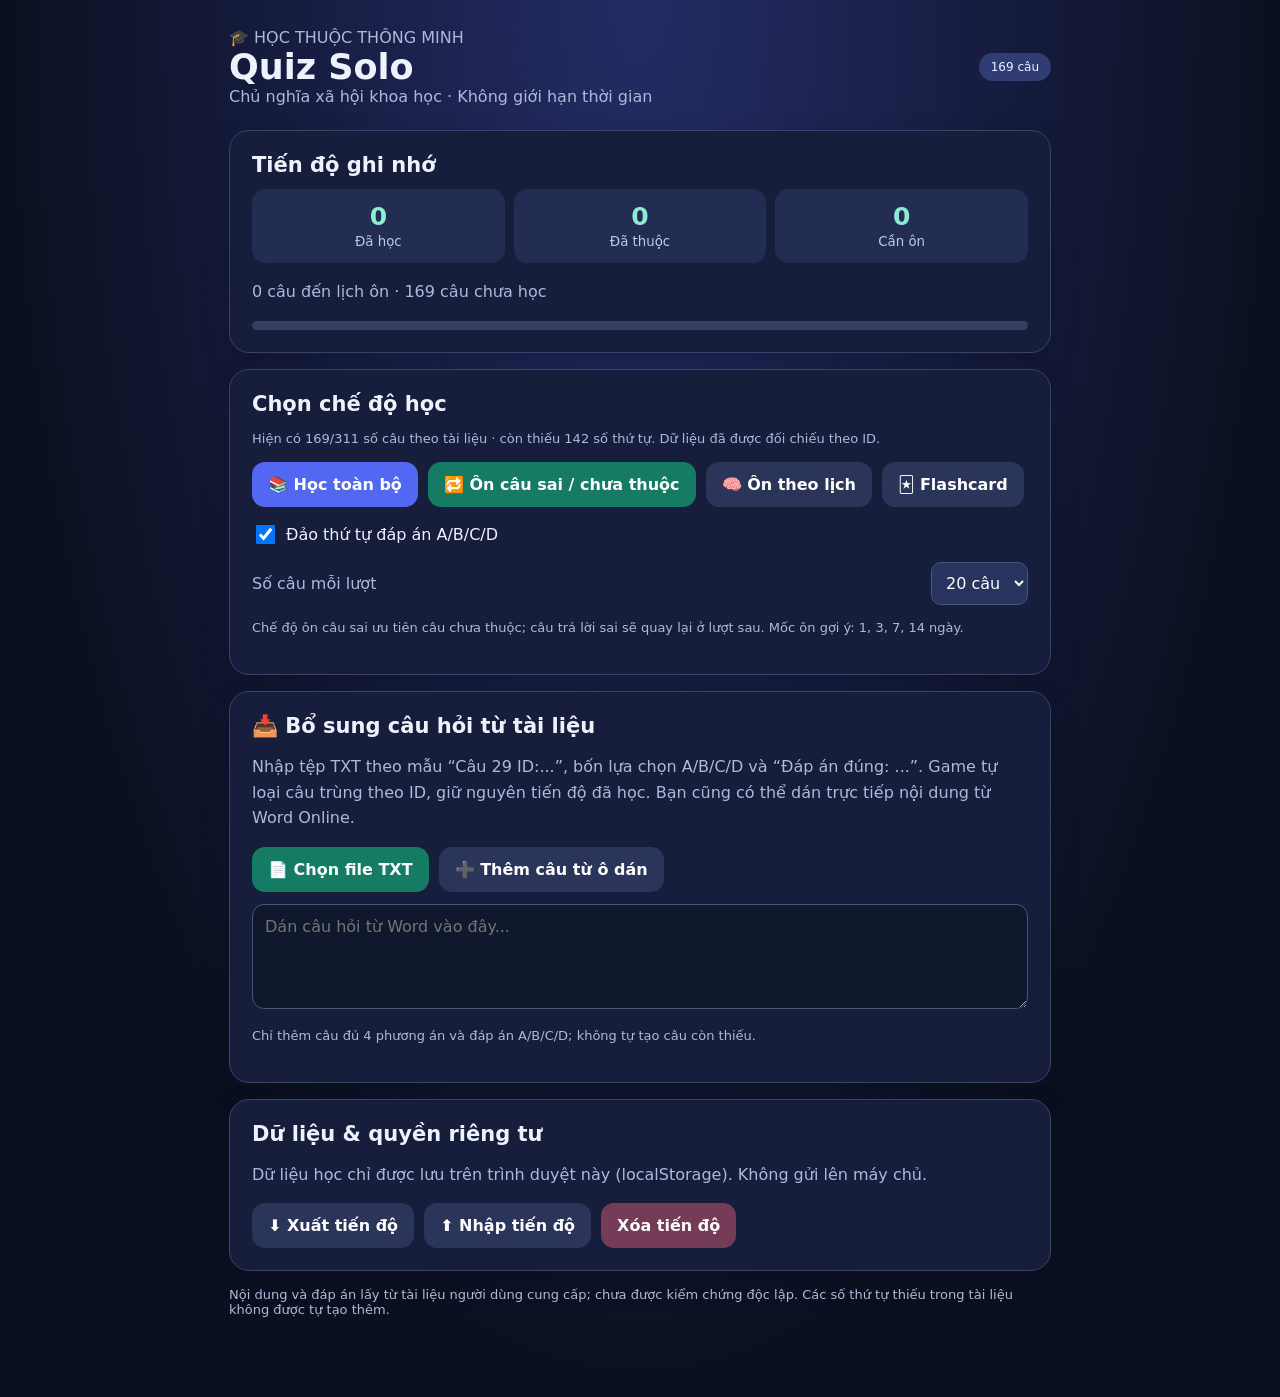
<file: onthi/cnxh.html>
<!doctype html><html lang="vi"><head><meta charset="utf-8"><meta name="viewport" content="width=device-width,initial-scale=1"><title>Quiz Solo – Chủ nghĩa xã hội khoa học</title><style>
:root{font-family:system-ui,-apple-system,'Segoe UI',sans-serif;color:#eef2ff;background:#0b1021}*{box-sizing:border-box}body{margin:0;background:radial-gradient(ellipse at top,#242c65,#0b1021 70%);min-height:100vh}.wrap{max-width:850px;margin:auto;padding:20px 14px 80px}header{display:flex;justify-content:space-between;align-items:center;gap:10px;margin:8px 0 24px}h1{font-size:clamp(23px,5vw,35px);margin:0}h2{margin:0 0 12px;font-size:21px}p{line-height:1.6}.muted{color:#aeb9da}.panel{background:#171e3b;border:1px solid #39436c;border-radius:20px;padding:22px;margin-bottom:16px;box-shadow:0 10px 30px #0002}.pill{background:#303d74;border-radius:99px;padding:7px 12px;font-size:12px}.stats{display:grid;grid-template-columns:repeat(3,1fr);gap:9px}.stat{background:#232d53;border-radius:14px;padding:13px;text-align:center}.stat b{display:block;font-size:25px;color:#8debd0}.stat small{color:#bdc8e7}button,select{font:inherit}button{cursor:pointer;border:0;border-radius:13px;padding:13px 16px;background:#5268f2;color:white;font-weight:700}button:hover{filter:brightness(1.12)}button:disabled{opacity:.5;cursor:default}.secondary{background:#2b355a}.green{background:#157b62}.danger{background:#743c57}.buttons{display:flex;flex-wrap:wrap;gap:10px}.options{display:grid;gap:11px;margin:18px 0}.option{display:flex;text-align:left;align-items:flex-start;gap:12px;background:#263259;border:1px solid #45547d;line-height:1.5;font-weight:500}.option span:first-child{flex:0 0 32px;border-radius:9px;background:#45578f;text-align:center;padding:3px}.option.correct{background:#135443;border-color:#31c998}.option.wrong{background:#622d42;border-color:#e66c89}.answer{padding:15px;background:#263e43;border:1px solid #3b927b;border-radius:13px;line-height:1.6}.bar{height:9px;border-radius:20px;background:#343d62;overflow:hidden}.bar div{height:100%;background:#6bdcc5;transition:width .2s}.top{display:flex;justify-content:space-between;gap:12px;align-items:center;margin-bottom:12px}.flash{min-height:230px;display:flex;flex-direction:column;justify-content:center;text-align:center;background:#252e56;border-radius:16px;padding:24px;cursor:pointer;line-height:1.7}.hidden{display:none!important}.note{font-size:13px;color:#aeb9da}.row{display:flex;align-items:center;justify-content:space-between;gap:10px;flex-wrap:wrap}.switch{display:flex;align-items:center;gap:8px;margin:15px 0}.switch input{width:19px;height:19px}select{background:#29345e;color:white;border:1px solid #485580;padding:10px;border-radius:10px;max-width:100%}@media(max-width:520px){.panel{padding:16px}.stats{gap:5px}.stat{padding:10px 4px}.stat b{font-size:20px}button{padding:12px}.wrap{padding:14px 10px 70px}}
</style></head><body><main class="wrap"><header><div><div class="muted">🎓 HỌC THUỘC THÔNG MINH</div><h1>Quiz Solo</h1><div class="muted">Chủ nghĩa xã hội khoa học · Không giới hạn thời gian</div></div><div class="pill" id="count"></div></header>
<section id="home"><div class="panel"><h2>Tiến độ ghi nhớ</h2><div class="stats"><div class="stat"><b id="seen">0</b><small>Đã học</small></div><div class="stat"><b id="mastered">0</b><small>Đã thuộc</small></div><div class="stat"><b id="weak">0</b><small>Cần ôn</small></div></div><p class="muted" id="due"></p><div class="bar"><div id="progress"></div></div></div><div class="panel"><h2>Chọn chế độ học</h2><p class="note" id="coverage"></p><div class="buttons"><button onclick="start('all')">📚 Học toàn bộ</button><button class="green" onclick="start('weak')">🔁 Ôn câu sai / chưa thuộc</button><button class="secondary" onclick="start('due')">🧠 Ôn theo lịch</button><button class="secondary" onclick="start('flash')">🃏 Flashcard</button></div><label class="switch"><input id="shuffle" type="checkbox" checked> Đảo thứ tự đáp án A/B/C/D</label><div class="row"><label class="muted">Số câu mỗi lượt</label><select id="limit"><option value="0">Tất cả</option><option value="10">10 câu</option><option value="20" selected>20 câu</option><option value="50">50 câu</option></select></div><p class="note">Chế độ ôn câu sai ưu tiên câu chưa thuộc; câu trả lời sai sẽ quay lại ở lượt sau. Mốc ôn gợi ý: 1, 3, 7, 14 ngày.</p></div><div class="panel"><h2>📥 Bổ sung câu hỏi từ tài liệu</h2><p class="muted">Nhập tệp TXT theo mẫu “Câu 29 ID:...”, bốn lựa chọn A/B/C/D và “Đáp án đúng: ...”. Game tự loại câu trùng theo ID, giữ nguyên tiến độ đã học. Bạn cũng có thể dán trực tiếp nội dung từ Word Online.</p><div class="buttons"><button class="green" onclick="$('questionFile').click()">📄 Chọn file TXT</button><button class="secondary" onclick="importQuestionText()">➕ Thêm câu từ ô dán</button></div><input id="questionFile" type="file" accept=".txt,text/plain" class="hidden" onchange="importQuestionFile(event)"><textarea id="questionPaste" placeholder="Dán câu hỏi từ Word vào đây..." style="width:100%;min-height:105px;margin-top:12px;background:#10182e;color:#eef2ff;border:1px solid #46567d;border-radius:12px;padding:12px;font:inherit"></textarea><p class="note" id="importResult">Chỉ thêm câu đủ 4 phương án và đáp án A/B/C/D; không tự tạo câu còn thiếu.</p></div><div class="panel"><h2>Dữ liệu & quyền riêng tư</h2><p class="muted">Dữ liệu học chỉ được lưu trên trình duyệt này (localStorage). Không gửi lên máy chủ.</p><div class="buttons"><button class="secondary" onclick="exportData()">⬇ Xuất tiến độ</button><button class="secondary" onclick="document.getElementById('import').click()">⬆ Nhập tiến độ</button><button class="danger" onclick="resetData()">Xóa tiến độ</button></div><input id="import" type="file" accept=".json,application/json" class="hidden" onchange="importData(event)"></div></section>
<section id="game" class="hidden"><div class="panel"><div class="top"><span id="counter" class="pill"></span><button class="secondary" onclick="goHome()">⌂ Trang chủ</button></div><div class="bar"><div id="gameprogress"></div></div><p class="note" id="qid"></p><h2 id="question"></h2><div id="options" class="options"></div><div id="feedback" class="hidden answer"></div><div class="buttons" id="controls"><button id="next" class="hidden" onclick="next()">Câu tiếp theo →</button><button id="reveal" class="secondary hidden" onclick="reveal()">Lật đáp án</button><button id="remember" class="green hidden" onclick="rate(true)">✓ Đã nhớ</button><button id="forget" class="danger hidden" onclick="rate(false)">✕ Chưa nhớ</button></div></div></section>
<section id="end" class="hidden"><div class="panel"><h2>🎉 Hoàn thành lượt học</h2><p id="summary"></p><div class="buttons"><button onclick="start(lastMode)">Học lượt mới</button><button class="secondary" onclick="start('weak')">Ôn câu chưa thuộc</button><button class="secondary" onclick="goHome()">Trang chủ</button></div></div></section>
<footer class="note">Nội dung và đáp án lấy từ tài liệu người dùng cung cấp; chưa được kiểm chứng độc lập. Các số thứ tự thiếu trong tài liệu không được tự tạo thêm.</footer></main><script>
const QUESTIONS=[{"n":1,"id":"605210894","q":"Chủ nghĩa xã hội khoa học ra đời dựa trên những điều kiện nào?","opts":{"A":"Điều kiện kinh tế - xã hội","B":"Điều kiện văn hóa - con người","C":"Tiền đề khoa học tự nhiên và tư tưởng lý luận","D":"Điều kiện kinh tế - xã hội; Tiền đề khoa học tự nhiên và tư tưởng lý luận"},"a":"D"},{"n":2,"id":"605210895","q":"Hãy điền vào chỗ trống để hoàn thiện câu sau để làm rõ nội dung của cơ sở xây dựng gia đình trong thời kỳ quá độ lên chủ nghĩa xã hội: “Cơ sở kinh tế - xã hội để ........ gia đình trong thời kỳ quá độ lên chủ nghĩa xã hội là sự phát triển của.............”.","opts":{"A":"xây dựng....lực lượng sản xuất","B":"phát triển....nguồn nhân lực","C":"củng cố....quan hệ sản xuất","D":"ổn định....người lao động"},"a":"A"},{"n":3,"id":"605210896","q":"Tiền đề khoa học tự nhiên có tính cách mạng cho sự ra đời của chủ nghĩa xã hội khoa học là:","opts":{"A":"Học thuyết tiến hóa","B":"Định luật bảo toàn và chuyển hóa năng lượng","C":"Học thuyết tế bào","D":"Học thuyết tiến hóa; Định luật bảo toàn và chuyển hóa năng lượng; Học thuyết tế bào"},"a":"D"},{"n":4,"id":"605210897","q":"Tiền đề tư tưởng lý luận cho sự ra đời của chủ nghĩa xã hội khoa học là:","opts":{"A":"Triết học cổ điển Đức","B":"Kinh tế chính trị học cổ điển Anh","C":"Chủ nghĩa xã hội không tưởng phê phán","D":"Triết học cổ điển Đức, Kinh tế chính trị học cổ điển Anh, Chủ nghĩa xã hội không tưởng phê phán"},"a":"D"},{"n":5,"id":"605210898","q":"Tác phẩm Tuyên ngôn của Đảng Cộng sản do C.Mác và Ph.Ăngghen soạn thảo và công bố trước toàn thế giới vào năm nào?","opts":{"A":"Năm 1847","B":"Năm 1848","C":"Năm 1849","D":"Năm 1850"},"a":"B"},{"n":6,"id":"605210899","q":"C.Mác và Ph.Ăngghen phát triển chủ nghĩa xã hội khoa học qua các thời kỳ nào?","opts":{"A":"Thời kỳ từ 1848 đến năm 1852","B":"Thời kỳ từ năm 1848 đến Công xã Pari (1871)","C":"Thời kỳ sau Công xã Pari đến năm 1895","D":"Thời kỳ từ năm 1848 đến Công xã Pari (1871); Thời kỳ sau Công xã Pari đến năm 1895"},"a":"D"},{"n":7,"id":"605210900","q":"Từ khi ra đời (1848) đến nay, chủ nghĩa xã hội khoa học phát triển qua bao nhiêu giai đoạn chủ yếu?","opts":{"A":"2 giai đoạn","B":"3 giai đoạn","C":"4 giai đoạn","D":"5 giai đoạn"},"a":"B"},{"n":8,"id":"605210901","q":"V.I.Lênin vận dụng và phát triển chủ nghĩa xã hội khoa học trong điều kiện mới ở thời kỳ nào?","opts":{"A":"Thời kỳ trước cách mạng Tháng Mười Nga","B":"Thời kỳ từ sau Cách mạng Tháng 10 Nga (1917) đến năm 1924","C":"Thời kỳ từ sau Cách mạng Tháng 10 Nga (1917) đến năm 1921","D":"Thời kỳ trước cách mạng Tháng Mười Nga; Thời kỳ từ sau cách mạng Tháng Mười Nga (1917) đến năm 1924"},"a":"D"},{"n":9,"id":"605210902","q":"Theo V.I.Lê nin, tác phẩm nào của C.Mác là tác phẩm: trình bày chủ yếu và cơ bản chủ nghĩa xã hội khoa học?","opts":{"A":"Phê phán Cương lĩnh Gôta","B":"Tuyên ngôn của Đảng Cộng sản","C":"Bộ Tư bản","D":"Hệ Tư tưởng Đức"},"a":"C"},{"n":10,"id":"605210903","q":"Ba phát kiến vĩ đại của C.Mác và Ph.Ăngghen là:","opts":{"A":"Chủ nghĩa duy vật biện chứng; Học thuyết về giá trị thặng dư; Học thuyết về sứ mệnh lịch sử toàn thế giới của giai cấp công nhân","B":"Chủ nghĩa duy vật lịch sử; Học thuyết về giá trị thặng dư; Học thuyết về sứ mệnh lịch sử toàn thế giới của giai cấp công nhân","C":"Học thuyết về giá trị thặng dư; Học thuyết về sứ mệnh lịch sử toàn thế giới của giai cấp công nhân; Thời kỳ quá độ lên chủ nghĩa xã hội","D":"Chủ nghĩa duy vật lịch sử; Học thuyết về giá trị thặng dư; Quan điểm của chủ nghĩa Mác về mối quan hệ giữa dân tộc và giai cấp"},"a":"B"},{"n":11,"id":"605210904","q":"Tác phẩm kinh điển nào của C.Mác và Ăngghen đánh dấu sự ra đời của chủ nghĩa xã hội khoa học?","opts":{"A":"Tuyên ngôn của Đảng Cộng sản","B":"Bộ Tư bản","C":"Đấu tranh giai cấp ở Pháp","D":"Phê phán Cương lĩnh Gôta"},"a":"A"},{"n":12,"id":"605210905","q":"Hãy hoàn thành câu sau làm rõ nội dung về chế độ hôn nhân: “Hôn nhân ............ là hôn nhân xuất phát từ ..........giữa nam và nữ”.","opts":{"A":"tiên tiến....tình cảm","B":"tiến bộ....tình yêu","C":"lành mạnh....tình cảm","D":"hiện đại....tình yêu"},"a":"B"},{"n":13,"id":"605210906","q":"Phong trào cộng sản và công nhân quốc tế coi tác phẩm Tuyên ngôn của Đảng Cộng sản là:","opts":{"A":"Cương lĩnh chính trị","B":"Tuyên ngôn chính trị","C":"Cương lĩnh đấu tranh","D":"Tuyên ngôn đấu tranh"},"a":"A"},{"n":14,"id":"605210907","q":"Phạm trù nào được coi là cơ bản nhất, là xuất phát điểm của chủ nghĩa xã hội khoa học?","opts":{"A":"Giai cấp công nhân","B":"Sứ mệnh lịch sử của giai cấp công nhân","C":"Chuyên chính vô sản","D":"Xã hội chủ nghĩa"},"a":"B"},{"n":15,"id":"605210908","q":"Theo V.I.Lê nin, chuyên chính vô sản là gì?","opts":{"A":"Là một hình thức chính quyền mới","B":"Là một hình thức dân chủ mới","C":"Là một hình thức quyền lực mới","D":"Là một hình thức nhà nước mới"},"a":"D"},{"n":16,"id":"605210909","q":"Hãy hoàn thành câu sau làm rõ chức năng về sự biến đổi của chức năng kinh tế và tổ chức tiêu dùng: “Sự phát triển của kinh tế ............ và nguồn thu nhập bằng tiền của gia đình tăng lên làm cho gia đình trở thành một đơn vị ............ quan trọng của xã hội”.","opts":{"A":"thị trường....kinh tế","B":"hàng hóa....kinh tế","C":"xã hội chủ nghĩa....tiêu dùng","D":"hàng hóa....tiêu dùng"},"a":"D"},{"n":17,"id":"605210910","q":"Công lao của V.I.Lênin là gì?","opts":{"A":"Xây dựng chủ nghĩa xã hội hiện thực, được đánh dấu bằng sự ra đời của Nhà nước xã hội chủ nghĩa đầu tiên trên thế giới - Nhà nước Xô Viết năm 1917","B":"Xây dựng chủ nghĩa xã hội trong thực tế, được đánh dấu bằng sự ra đời của Nhà nước vô sản đầu tiên trên thế giới - Nhà nước Xô Viết năm 1917","C":"Xây dựng chủ nghĩa xã hội trong thực tiễn, được đánh dấu bằng sự ra đời của Nhà nước chuyên chính vô sản đầu tiên trên thế giới - Nhà nước Xô Viết năm 1917","D":"Xây dựng chủ nghĩa xã hội trong thực tại, được đánh dấu bằng sự ra đời của Nhà nước dân chủ xã hội chủ nghĩa đầu tiên trên thế giới - Nhà nước Xô Viết năm 1917"},"a":"A"},{"n":18,"id":"605210911","q":"Hãy chọn đáp án đúng làm rõ quan điểm của V.I.Lênin về thời kỳ quá độ lên chủ nghĩa xã hội ở nước Nga sau cách mạng Tháng Mười:","opts":{"A":"Cần có những khoảng quá độ nhỏ trong thời kỳ quá độ nói chung lên chủ nghĩa xã hội","B":"Cần có những giai đoạn quá độ nhỏ trong thời kỳ quá độ nói chung lên chủ nghĩa xã hội","C":"Cần có những thời kỳ quá độ nhỏ trong thời kỳ quá độ nói chung lên chủ nghĩa xã hội","D":"Cần có những bước quá độ nhỏ trong thời kỳ quá độ nói chung lên chủ nghĩa xã hội"},"a":"D"},{"n":19,"id":"605210912","q":"Chọn từ thích hợp điền vào chỗ trống để hoàn thành câu sau: “Gia đình là ………, mang lại các giá trị ………, sự hài hòa trong đời sống cá nhân của mỗi thành viên”.","opts":{"A":"tế bào xã hội…vật chất","B":"thiết chế xã hội…tinh thần","C":"tổ ấm…hạnh phúc","D":"đơn vị xã hội….xã hội"},"a":"C"},{"n":20,"id":"605210913","q":"Phương pháp nghiên cứu có tính đặc thù của chủ nghĩa xã hội là:","opts":{"A":"Phương pháp kết hợp lịch sử và logic","B":"Phương pháp khảo sát và phân tích về mặt chính trị - xã hội dựa trên các điều kiện kinh tế - xã hội cụ thể","C":"Phương pháp so sánh","D":"Các phương pháp có tính liên ngành"},"a":"B"},{"n":21,"id":"605210914","q":"Việc nghiên cứu chủ nghĩa xã hội khoa học có ý nghĩa gì?:","opts":{"A":"Ý nghĩa về mặt lý luận","B":"Ý nghĩa về mặt thực tiễn","C":"Ý nghĩa về mặt khoa học","D":"Ý nghĩa về mặt lý luận; Ý nghĩa về mặt thực tiễn"},"a":"D"},{"n":22,"id":"605210915","q":"Các nhà kinh điển của chủ nghĩa Mác - Lênin coi chủ nghĩa xã hội khoa học là gì của giai cấp công nhân hiện đại?","opts":{"A":"Vũ khí lý luận","B":"Công cụ lý luận","C":"Cơ sở lý luận","D":"Nền tảng lý luận"},"a":"A"},{"n":23,"id":"605210916","q":"Hãy chọn đáp án đúng về ý nghĩa của chủ nghĩa xã hội khoa học:","opts":{"A":"Chủ nghĩa xã hội khoa học góp phần quan trọng trong việc giáo dục niềm tin cách mạng cho nhân dân vào mục tiêu, lý tưởng xã hội chủ nghĩa và con đường đi lên chủ nghĩa xã hội","B":"Chủ nghĩa xã hội khoa học góp phần quan trọng trong việc giáo dục niềm tin lý tưởng cho nhân dân vào mục tiêu, lý tưởng xã hội chủ nghĩa và con đường đi lên chủ nghĩa xã hội","C":"Chủ nghĩa xã hội khoa học góp phần quan trọng trong việc giáo dục niềm tin khoa học cho nhân dân vào mục tiêu, lý tưởng xã hội chủ nghĩa và con đường đi lên chủ nghĩa xã hội","D":"Chủ nghĩa xã hội khoa học góp phần quan trọng trong việc giáo dục niềm tin tất thắng cho nhân dân vào mục tiêu, lý tưởng xã hội chủ nghĩa và con đường đi lên chủ nghĩa xã hội"},"a":"C"},{"n":24,"id":"605210917","q":"Hãy điền vào chỗ trống: Phát kiến vĩ đại thứ nhất C.Mác và Ph.Ăng ghen: “là sự khẳng định về mặt triết học sự .............. của chủ nghĩa tư bản và sự ............. của chủ nghĩa xã hội đều tất yếu như nhau”.","opts":{"A":"sụp đổ.....thắng lợi","B":"tan vỡ.....chiến thắng","C":"sụp đổ.....thành công","D":"thất bại.....chiến thắng"},"a":"A"},{"n":25,"id":"605210918","q":"Chọn từ thích hợp điền vào chỗ trống để hoàn thành câu sau: “Tuyên ngôn của Đảng Cộng sản là tác phẩm....................của chủ nghĩa xã hội khoa học”","opts":{"A":"kinh điển quan trọng","B":"kinh điển cơ bản","C":"kinh điển tiêu biểu","D":"kinh điển chủ yếu"},"a":"D"},{"n":26,"id":"605210919","q":"Chọn từ thích hợp điền vào chỗ trống để hoàn thành câu sau: “Những người cộng sản phải tiến hành ..................... nhưng phải có chiến lược, sách lược khôn khéo và kiên quyết”.","opts":{"A":"cách mạng liên tục","B":"cách mạng liên tiếp","C":"cách mạng không ngừng","D":"cách mạng không dừng"},"a":"C"},{"n":27,"id":"605210920","q":"Chọn từ thích hợp điền vào chỗ trống để hoàn thành câu sau làm rõ quan điểm của V.I.Lênin về chế độ dân chủ: “Chỉ có …………….., không có dân chủ thuần túy hay dân chủ nói chung”.","opts":{"A":"dân chủ tư sản hoặc dân chủ xã hội chủ nghĩa","B":"dân chủ tư bản hoặc dân chủ vô sản","C":"dân chủ tư sản hoặc dân chủ vô sản","D":"dân chủ tư sản hoặc dân chủ cộng sản"},"a":"C"},{"n":28,"id":"605210921","q":"Chọn từ thích hợp điền vào trống để làm rõ quan điểm của Ph.Ăngghen về nhiệm vụ của chủ nghĩa xã hội khoa học: “Thực hiện sự nghiệp giải phóng thế giới ấy - đó là sứ mệnh lịch sử của .................”.","opts":{"A":"giai cấp vô sản hiện đại","B":"giai cấp công nhân","C":"giai cấp công nhân hiện đại","D":"giai cấp vô sản"},"a":"A"},{"n":34,"id":"605210927","q":"Công nhân nước nào được C.Mác và Ph.Ăngghen coi là đứa con đầu lòng của nền công nghiệp hiện đại?","opts":{"A":"Công nhân Anh","B":"Công nhân Pháp","C":"Công nhân Đức","D":"Công nhân Nga"},"a":"A"},{"n":35,"id":"605210928","q":"Theo các nhà kinh điển của chủ nghĩa Mác - Lê nin, giai cấp công nhân có mấy đặc điểm chủ yếu?","opts":{"A":"3 đặc điểm","B":"4 đặc điểm","C":"5 đặc điểm","D":"6 đặc điểm"},"a":"A"},{"n":36,"id":"605210929","q":"Câu nói: “Thực hiện sự nghiệp giải phóng thế giới ấy - đó là sứ mệnh lịch sử của giai cấp vô sản hiện đại” là của ai?","opts":{"A":"Các Mác","B":"Ph. Ăngghen","C":"Lênin","D":"Hồ Chí Minh"},"a":"A"},{"n":37,"id":"605210930","q":"Sứ mệnh lịch sử của giai cấp công nhân được thực hiện trên mấy nội dung?","opts":{"A":"2 nội dung","B":"3 nội dung","C":"4 nội dung","D":"5 nội dung"},"a":"B"},{"n":38,"id":"605210931","q":"Giải quyết mâu thuẫn cơ bản về kinh tế và chính trị trong lòng phương thức sản xuất tư bản chủ nghĩa chính là sứ mệnh lịch sử của giai cấp:","opts":{"A":"Nông dân","B":"Công nhân","C":"Tư sản","D":"Tiểu tư sản"},"a":"B"},{"n":39,"id":"605210932","q":"Mục tiêu cao nhất của việc giai cấp công nhân giành lấy quyền lực thống trị xã hội là:","opts":{"A":"Giải phóng con người","B":"Giải phóng xã hội","C":"Mang lại quyền lợi cho giai cấp công nhân","D":"Mang lại quyền lợi cho giai cấp công nhân và giai cấp nông dân"},"a":"A"},{"n":40,"id":"605210933","q":"Điều kiện quy định sứ mệnh lịch sử của giai cấp công nhân gồm:","opts":{"A":"Điều kiện khách quan","B":"Điều kiện chủ quan","C":"Điều kiện khách quan; Điều kiện chủ quan","D":"Tất cả các đáp án đều sai"},"a":"C"},{"n":41,"id":"605210934","q":"Điều kiện khách quan quy định sứ mệnh lịch sử của giai cấp công nhân gồm:","opts":{"A":"Địa vị kinh tế","B":"Địa vị kinh tế và chính trị - xã hội","C":"Địa vị chính trị","D":"Địa vị xã hội"},"a":"B"},{"n":42,"id":"605210935","q":"Theo các nhà kinh điển của chủ nghĩa Mác - Lênin, đảng nào là nhân tố chủ quan quan trọng nhất để giai cấp công nhân thực hiện thắng lợi sứ mệnh lịch sử của mình?","opts":{"A":"Đảng vô sản","B":"Đảng Cộng sản","C":"Đảng Dân chủ","D":"Đảng Xã hội"},"a":"B"},{"n":44,"id":"605210937","q":"Định nghĩa đúng nhất về giai cấp công nhân là gì?","opts":{"A":"Là giai cấp bị áp bức bóc lột nặng nề nhất","B":"Là giai cấp đông đảo trong dân cư và có khả năng cách mạng to lớn","C":"Là giai cấp lao động trong nền sản xuất công nghiệp có trình độ kỹ thuật và công nghệ hiện đại","D":"Là giai cấp ra đời gắn liền với nền sản xuất nông nghiệp của xã hội"},"a":"C"},{"n":45,"id":"605210938","q":"Giai cấp công nhân Việt Nam ra đời:","opts":{"A":"Cùng với sự ra đời của tư sản dân tộc","B":"Trước sự ra đời của tư sản dân tộc","C":"Sau sự ra đời của tư sản dân tộc","D":"Sau cách mạng tháng Tám năm 1945"},"a":"B"},{"n":46,"id":"605210939","q":"Đảng Cộng sản ra đời là kết quả của sự kết hợp giữa:","opts":{"A":"Chủ nghĩa Mác - Lênin với phong trào công nhân","B":"Chủ nghĩa Mác - Lênin với phong trào yêu nước","C":"Phong trào công nhân với phong trào yêu nước","D":"Chủ nghĩa Mác - Lênin với phong trào công nhân và phong trào yêu nước"},"a":"A"},{"n":47,"id":"605210940","q":"Giai cấp công nhân Việt Nam ra đời và phát triển gắn liền với:","opts":{"A":"Triều đình phong kiến nhà Nguyễn","B":"Chính sách khai thác thuộc địa của thực dân Pháp ở Việt Nam","C":"Chính sách khai thác thuộc địa của đế quốc Mỹ","D":"Tất cả các đáp án đều sai"},"a":"B"},{"n":48,"id":"605210941","q":"Giai cấp công nhân xét trên phương diện kinh tế - xã hội, họ là những người:","opts":{"A":"Là những người lao động trực tiếp hay gián tiếp vận hành những công cụ sản xuất có tính chất công nghiệp ngày càng hiện đại, có trình độ xã hội hóa ngày càng cao","B":"Là giai cấp của những người lao động không có tư liệu sản xuất chủ yếu của xã hội","C":"Họ buộc phải bán sức lao động cho nhà tư bản và bị chủ tư bản bóc lột giá trị thặng dư","D":"Tất cả các đáp án đều đúng"},"a":"A"},{"n":49,"id":"605210942","q":"Giai cấp công nhân xét trên phương diện chính trị - xã hội, họ là những người:","opts":{"A":"Tạo ra năng suất lao động cao, quá trình lao động mang tính chất xã hội hóa","B":"Là đại biểu cho lực lượng sản xuất tiên tiến, cho phương thức sản xuất tiên tiến","C":"Là một giai cấp cách mạng và có tinh thần cách mạng triệt để","D":"Là giai cấp của những người lao động không có sở hữu tư liệu sản xuất chủ yếu của xã hội. Họ phải bán sức lao động cho nhà tư bản và bị chủ tư bản bóc lột và chiếm đoạt giá trị thặng dư"},"a":"D"},{"n":50,"id":"605210943","q":"Mâu thuẫn cơ bản của phương thức sản xuất tư bản chủ nghĩa là gì?","opts":{"A":"Mâu thuẫn giữa lực lượng sản xuất xã hội hóa ngày càng rộng lớn với quan hệ sản xuất chủ nghĩa tư bản dựa trên chế độ tư hữu tư bản chủ nghĩa về tư liệu sản xuất","B":"Mâu thuẫn giữa lực lượng sản xuất xã hội hóa ngày càng rộng lớn với quan hệ sản xuất tư bản chủ nghĩa dựa trên chế độ tư hữu tư bản chủ nghĩa về tư liệu sản xuất","C":"Mâu thuẫn giữa lực lượng sản xuất xã hội hóa ngày càng rộng lớn với quan hệ sản xuất tư bản chủ nghĩa dựa trên chế độ tư hữu tư bản chủ tư nhân về tư liệu sản xuất","D":"Mâu thuẫn giữa lực lượng sản xuất phát triển ngày càng rộng lớn với quan hệ sản xuất tư bản chủ nghĩa dựa trên chế độ tư hữu tư bản chủ tư nhân về tư liệu sản xuất"},"a":"B"},{"n":51,"id":"605210944","q":"Ở các nước xã hội chủ nghĩa, giai cấp công nhân là những người:","opts":{"A":"Không có tư liệu sản xuất chủ yếu","B":"Đã cùng nhân dân lao động làm chủ những tư liệu sản xuất chủ yếu và cùng nhau hợp tác lao động vì lợi ích chung của toàn xã hội trong đó có lợi ích chính đáng của bản thân họ","C":"Phải đi bán sức lao động cho giai cấp tư sản","D":"Không có tư liệu sản xuất chủ yếu và buộc phải đi bán sức lao động cho giai cấp tư sản"},"a":"B"},{"n":52,"id":"605210945","q":"Nội dung sứ mệnh lịch sử của giai cấp công nhân là:","opts":{"A":"Lãnh đạo và tổ chức nhân dân lao động xóa bỏ chế độ tư bản chủ nghĩa","B":"Xoá bỏ mọi chế độ áp bức, bóc lột và xây dựng xã hội mới - xã hội tư bản chủ nghĩa","C":"Xây dựng xã hội xã hội chủ nghĩa, không có người bóc lột người trên cơ sở công hữu về tư liệu sản xuất chủ yếu","D":"Lãnh đạo và tổ chức nhân dân lao động xóa bỏ các chế độ người bóc lột người, xóa bỏ chủ nghĩa tư bản, giải phóng giai cấp công nhân, nhân dân lao động khỏi mọi sự áp bức, bóc lột, nghèo nàn, lạc hậu, xây dựng xã hội cộng sản chủ nghĩa văn minh"},"a":"D"},{"n":53,"id":"605210946","q":"Chọn từ thích hợp điền vào chỗ trống trong câu sau: “Gia đình là một........ cộng đồng xã hội .............”.","opts":{"A":"hình thái....quan trọng","B":"hình thức....đặc biệt","C":"dạng thức.....đặc thù","D":"hình thể....đặc trưng"},"a":"B"},{"n":54,"id":"605210947","q":"Hãy điền vào chỗ trống để hoàn thành câu sau: “........ hình thành gia đình là hai mối quan hệ cơ bản .....................”.","opts":{"A":"Cơ sở....quan hệ hôn nhân và quan hệ huyết thống","B":"Nền tảng....quan hệ hôn nhân và quan hệ xã hội","C":"Nguồn gốc....quan hệ hôn nhân và quan hệ công chúng","D":"Cơ sở.....quan hệ hôn nhân và quan hệ cộng đồng"},"a":"A"},{"n":55,"id":"605210948","q":"Thực hiện sứ mệnh lịch sử của giai cấp công nhân là sự nghiệp cách mạng của:","opts":{"A":"Bản thân giai cấp công nhân cùng với đông đảo quần chúng","B":"Bản thân giai cấp công nhân","C":"Đông đảo quần chúng","D":"Giai cấp tư sản"},"a":"A"},{"n":56,"id":"605210949","q":"Giai cấp công nhân ở trình độ trưởng thành trong cuộc đấu tranh giai cấp chống chủ nghĩa tư bản là:","opts":{"A":"Tự phát","B":"Tự giác","C":"Đấu tranh chính trị, có Đảng Cộng sản lãnh đạo","D":"Tất cả các đáp án đều sai"},"a":"C"},{"n":57,"id":"605210950","q":"Hãy điền vào chỗ trống trong câu sau: “Gia đình là một cộng đồng người đặc biệt, có vai trò ..........đến tồn tại và phát triển của .........”.","opts":{"A":"quan trọng...đất nước","B":"quyết định...xã hội","C":"chi phối...xã hội","D":"chủ yếu...xã hội"},"a":"B"},{"n":58,"id":"605210951","q":"Đảng Cộng sản Việt Nam ra đời là sự kết hợp của:","opts":{"A":"Phong trào công nhân","B":"Chủ nghĩa Mác – Lênin","C":"Phong trào yêu nước","D":"Phong trào công nhân; Chủ nghĩa Mác - Lênin; Phong trào yêu nước"},"a":"D"},{"n":59,"id":"605210952","q":"Chọn từ thích hợp điền vào chỗ trống để hoàn thành câu sau: “Gia đình là ..........của xã hội”.","opts":{"A":"nền tảng","B":"cơ sở","C":"tế bào","D":"đơn vị"},"a":"C"},{"n":60,"id":"605210953","q":"Biện pháp ngăn chặn những cá nhân lợi dụng quyền tự do kết hôn, tự do ly hôn để thỏa mãn những nhu cầu không chính đáng, để bảo vệ hạnh phúc của cá nhân và gia đình là:","opts":{"A":"Thực hiện thủ tục pháp luật trong hôn nhân là thể hiện sự tôn trọng trong tình yêu, trách nhiệm giữa nam và nữ, trách nhiệm của cá nhân với gia đình và xã hội và ngược lại","B":"Thực hiện thủ tục luật pháp trong hôn nhân là thể hiện sự tôn trọng trong tình yêu, trách nhiệm giữa nam và nữ, trách nhiệm của cá nhân với gia đình và xã hội và ngược lại","C":"Thực hiện thủ tục pháp lý trong hôn nhân là thể hiện sự tôn trọng trong tình yêu, trách nhiệm giữa nam và nữ, trách nhiệm của cá nhân với gia đình và xã hội và ngược lại","D":"Thực hiện thủ tục hành chính trong hôn nhân là thể hiện sự tôn trọng trong tình yêu, trách nhiệm giữa nam và nữ, trách nhiệm của cá nhân với gia đình và xã hội và ngược lại"},"a":"C"},{"n":61,"id":"605210954","q":"Thực hiện sứ mệnh lịch sử của giai cấp công nhân trên thế giới hiện nay về nội dung kinh tế - xã hội là điều kiện để phát huy vai trò chủ thể của giai cấp công nhân trong cuộc đấu tranh vì:","opts":{"A":"Dân sinh","B":"Dân chủ","C":"Tiến bộ xã hội và chủ nghĩa xã hội","D":"Dân sinh, dân chủ, tiến bộ xã hội và chủ nghĩa xã hội"},"a":"D"},{"n":62,"id":"605210955","q":"Cơ sở văn hóa của gia đình trong thời kỳ quá độ lên chủ nghĩa xã hội là:","opts":{"A":"Những thành tựu văn hóa được xây dựng trên nền tảng hệ tư tưởng chính trị của giai cấp công nhân từng bước hình thành và dần dần giữ vai trò chi phối nền tảng văn hóa, tinh thần của xã hội...","B":"Những tinh hoa văn hóa được xây dựng trên nền tảng hệ tư tưởng chính trị của giai cấp công nhân từng bước hình thành và dần dần giữ vai trò chi phối nền tảng văn hóa, tinh thần của xã hội...","C":"Những giá trị văn hóa được xây dựng trên nền tảng hệ tư tưởng chính trị của giai cấp công nhân từng bước hình thành và dần dần giữ vai trò chi phối nền tảng văn hóa, tinh thần của xã hội...","D":"Những thành quả văn hóa được xây dựng trên nền tảng hệ tư tưởng chính trị của giai cấp công nhân từng bước hình thành và dần dần giữ vai trò chi phối nền tảng văn hóa, tinh thần của xã hội..."},"a":"C"},{"n":63,"id":"605210956","q":"Theo quan điểm của chủ nghĩa Mác - Lênin, chế độ hôn nhân tiến bộ là:","opts":{"A":"Hôn nhân tự nguyện","B":"Hôn nhân tình nguyện","C":"Bao hàm cả quyền tự do ly hôn","D":"Hôn nhân tự nguyện; Bao hàm cả quyền tự do ly hôn"},"a":"D"},{"n":64,"id":"605210957","q":"Thực hiện sứ mệnh lịch sử của giai cấp công nhân trong điều kiện thế giới ngày nay trên lĩnh vực văn hóa, tư tưởng trước hết là:","opts":{"A":"Cuộc đấu tranh ý thức hệ, là cuộc đấu tranh giữa chủ nghĩa xã hội với chủ nghĩa tư bản","B":"Cuộc đấu tranh giữa lực lượng sản xuất và quan hệ sản xuất","C":"Cuộc đấu tranh giữa cơ sở hạ tầng và kiến trúc thượng tầng","D":"Cuộc đấu tranh tư tưởng, là cuộc đấu tranh giữa tư tưởng xã hội chủ nghĩa với tư tưởng tư bản chủ nghĩa"},"a":"A"},{"n":65,"id":"605210958","q":"Hệ giá trị mới mà giai cấp công nhân cần phải tập trung xây dựng trên lĩnh vực văn hóa, tư tưởng để thực hiện sứ mệnh lịch sử của mình là gì?","opts":{"A":"Lao động; công bằng; bình đẳng, tự do và dân chủ","B":"Lao động; sáng tạo; công bằng; dân chủ; bình đẳng và tự do","C":"Lao động; công bằng; bình đẳng, tự do và hạnh phúc","D":"Lao động; bình đẳng; công bằng; tự do và dân chủ"},"a":"B"},{"n":66,"id":"605210959","q":"Cơ sở chính trị - xã hội để xây dựng giai đình trong thời kỳ quá độ lên chủ nghĩa xã hội là:","opts":{"A":"Việc xây dựng chính quyền nhà nước của giai cấp công nhân và nhân dân lao động, nhà nước xã hội chủ nghĩa","B":"Việc thiết lập chính quyền nhà nước của giai cấp công nhân và nhân dân lao động, nhà nước xã hội chủ nghĩa","C":"Việc củng cố chính quyền nhà nước của giai cấp công nhân và nhân dân lao động, nhà nước xã hội chủ nghĩa","D":"Việc hình thành chính quyền nhà nước của giai cấp công nhân và nhân dân lao động, nhà nước xã hội chủ nghĩa"},"a":"B"},{"n":67,"id":"605210960","q":"Giai cấp công nhân Việt Nam hiện nay có những biến đổi chủ yếu nào sau đây?","opts":{"A":"Cơ cấu xã hội - nghề nghiệp","B":"Trình độ học vấn và tay nghề bậc thợ","C":"Đời sống, tâm lý, ý thức, đội tiên phong của giai cấp công nhân là Đảng Cộng sản","D":"Cơ cấu xã hội - nghề nghiệp; Trình độ học vấn và tay nghề bậc thợ; Đời sống, tâm lý, ý thức, đội tiên phong của giai cấp công nhân là Đảng Cộng sản"},"a":"D"},{"n":68,"id":"605210961","q":"Đặc trưng nào là đặc trưng bản chất của giai cấp công nhân?","opts":{"A":"Lao động trong nền sản xuất công nghiệp hiện đại, đại biểu cho phương thức sản suất tiên tiến của thời đại","B":"Là lực lượng lao động đông đảo trong xã hội","C":"Đại biểu cho trí tuệ của nhân loại","D":"Là giai cấp không có tư liệu sản xuất nên phải bán sức lao động cho nhà tư bản"},"a":"A"},{"n":69,"id":"605210962","q":"Điều kiện chủ quan để giai cấp công nhân thực hiện sứ mệnh lịch sử của mình là:","opts":{"A":"Sự phát triển của bản thân giai cấp công nhân về số lượng và chất lượng","B":"Đảng Cộng sản là nhân tố chủ quan quan trọng nhất để giai cấp công nhân thực hiện thắng lợi sứ mệnh lịch sử của mình","C":"Giai cấp công nhân phải có ý thức tổ chức kỷ luật cao","D":"Sự phát triển của bản thân giai cấp công nhân về số lượng và chất lượng; Đảng Cộng sản là nhân tố chủ quan quan trọng nhất để giai cấp công nhân thực hiện thắng lợi sứ mệnh lịch sử của mình"},"a":"D"},{"n":70,"id":"605210963","q":"Hãy chọn đáp án đúng?","opts":{"A":"Lực lượng sản xuất hàng đầu của toàn nhân loại là giai cấp nông dân, là người lao động","B":"Lực lượng sản xuất hàng đầu của toàn nhân loại là giai cấp vô sản là người lao động","C":"Lực lượng sản xuất hàng đầu của toàn nhân loại là giai cấp công nhân, là người lao động","D":"Lực lượng sản xuất hàng đầu của toàn nhân loại là giai cấp công nhân và giai cấp nông dân"},"a":"C"},{"n":71,"id":"605210964","q":"Sứ mệnh lịch sử của giai cấp công nhân do các điều kiện khách quan nào quy định?","opts":{"A":"Địa vị kinh tế của giai cấp công nhân","B":"Địa vị chính trị - xã hội của giai cấp công nhân quy định","C":"Do sự phát triển của lực lượng sản xuất hiện đại","D":"Địa vị kinh tế của giai cấp công nhân; Địa vị chính trị - xã hội của giai cấp công nhân quy định"},"a":"D"},{"n":72,"id":"605210965","q":"Để thực hiện sứ mệnh lịch sử của giai cấp công nhân Việt Nam hiện nay cần phải:","opts":{"A":"Xây dựng, phát triển giai cấp công nhân lớn mạnh, hiện đại","B":"Xây dựng chỉnh đốn Đảng cầm quyền trong sạch, vững mạnh","C":"Xây dựng Nhà nước của nhân dân, do nhân dân, vì nhân dân","D":"Xây dựng, phát triển giai cấp công nhân lớn mạnh, hiện đại; Xây dựng chỉnh đốn Đảng cầm quyền trong sạch, vững mạnh"},"a":"D"},{"n":73,"id":"605210966","q":"Xét về phương thức lao động, phương thức sản xuất, giai cấp công nhân mang thuộc tính cơ bản nào?","opts":{"A":"Có số lượng đông nhất trong dân cư","B":"Là giai cấp tạo ra của cải vật chất làm giàu cho xã hội","C":"Là giai cấp trực tiếp hay gián tiếp vận hành máy móc có tính chất công nghiệp ngày càng hiện đại","D":"Tất cả các đáp án đều sai"},"a":"C"},{"n":74,"id":"605210967","q":"Điều kiện chủ quan có vai trò quyết định nhất của cuộc cách mạng xã hội chủ nghĩa là:","opts":{"A":"Mâu thuẫn giữa lực lượng sản xuất và quan hệ sản xuất tư bản chủ nghĩa","B":"Mâu thuẫn giữa giai cấp công nhân và giai cấp tư sản","C":"Sự trưởng thành của giai cấp công nhân, đặc biệt khi nó có Đảng tiên phong lãnh đạo","D":"Sự lớn mạnh của phong trào công nhân và phong trào yêu nước"},"a":"C"},{"n":75,"id":"605210968","q":"Xét trong quan hệ sản xuất tư bản chủ nghĩa, giai cấp công nhân có vị trí như thế nào?","opts":{"A":"Là giai cấp nghèo khổ nhất, không có tài sản","B":"Là giai cấp không có tư liệu sản xuất, đi làm thuê cho nhà tư bản, bị nhà tư bản bóc lột giá trị thặng dư","C":"Là giai cấp có số lượng đông trong dân cư, luôn đi đầu trong cuộc đấu tranh chống giai cấp tư sản","D":"Là giai cấp có số lượng đông trong dân cư đi làm thuê cho nhà tư bản"},"a":"B"},{"n":76,"id":"605210969","q":"Điều kiện khách quan quyết định sứ mệnh lịch sử của giai cấp công nhân là gì?","opts":{"A":"Đông về số lượng","B":"Tạo ra của cải làm giàu cho xã hội","C":"Đại diện cho phương thức sản xuất tiên tiến và lực lượng sản xuất hiện đại","D":"Bị bóc lột nặng nề nhất"},"a":"C"},{"n":77,"id":"605210970","q":"Vì sao giai cấp công nhân Việt Nam sớm trở thành lực lượng chính trị độc lập và giữ vai trò lãnh đạo cách mạng Việt Nam?","opts":{"A":"Vì sớm có mối quan hệ gắn bó với nông dân","B":"Vì được kế thừa truyền thống bất khuất của dân tộc","C":"Vì có số lượng đông và luôn đi đầu trong cuộc đấu tranh","D":"Vì sớm giác ngộ ánh sáng của chủ nghĩa Mác - Lênin và hình thành một chính đảng thực sự cách mạng"},"a":"D"},{"n":78,"id":"605210971","q":"Hãy hoàn thành câu sau của C.Mác và Ph.Ăngghen về giai cấp công nhân: “các giai cấp khác đều suy tàn và tiêu vong cùng với sự phát triển của đại công nghiệp, còn giai cấp vô sản lại là ............ của bản thân nền đại công nghiệp”.","opts":{"A":"con đẻ","B":"sản phẩm","C":"kết quả","D":"hệ quả"},"a":"B"},{"n":79,"id":"605210972","q":"Chọn từ thích hợp điền vào chỗ trống trong câu sau: “Thực hiện sự nghiệp giải phóng thế giới ấy - đó là ………….. của giai cấp vô sản hiện đại”.","opts":{"A":"vai trò lịch sử","B":"nhiệm vụ lịch sử","C":"sứ mệnh lịch sử","D":"trọng trách lịch sử"},"a":"C"},{"n":80,"id":"605210973","q":"Hãy hoàn thành câu sau: Để thực hiện…………… của mình về nội dung kinh tế, giai cấp công nhân phải đóng vai trò nòng cốt trong quá trình giải phóng lực lượng sản xuất, thúc đẩy lực lượng sản xuất phát triển để tạo cơ sở cho quan hệ sản xuất mới, xã hội chủ nghĩa ra đời.","opts":{"A":"sứ mệnh lịch sử","B":"vai trò lịch sử","C":"nhiệm vụ lịch sử","D":"trọng trách lịch sử"},"a":"A"},{"n":81,"id":"605210974","q":"Điền từ thích hợp vào chỗ trống: “Giai cấp công nhân cùng với nhân dân lao động dưới sự lãnh đạo của Đảng Cộng sản, tiến hành cách mạng.…… để lật đổ quyền thống trị của……… xóa bỏ chế độ áp bức, bóc lột của chủ nghĩa tư bản, giành quyền lực về tay giai cấp công nhân và nhân dân lao động”.","opts":{"A":"kinh tế….giai cấp tư bản","B":"chính trị….giai cấp tư sản","C":"văn hóa….giai cấp tư sản","D":"tư tưởng….giai cấp tư bản"},"a":"B"},{"n":82,"id":"605210975","q":"Điền từ thích hợp vào chỗ trống: “Giai cấp công nhân thực hiện một cuộc cách mạng về ………… bao gồm cải tạo cái cũ lỗi thời, lạc hậu, xây dựng cái mới, tiến bộ trong tâm lý, lối sống và trong đời sống tinh thần xã hội”.","opts":{"A":"văn hóa","B":"tư tưởng","C":"văn hóa, tư tưởng","D":"chính trị"},"a":"C"},{"n":91,"id":"605210984","q":"Chủ nghĩa xã hội ra đời từ những điều kiện nào?","opts":{"A":"Điều kiện kinh tế","B":"Điều kiện chính trị - xã hội","C":"Điều kiện văn hóa - xã hội","D":"Điều kiện kinh tế; Điều kiện chính trị - xã hội"},"a":"D"},{"n":92,"id":"605210985","q":"Hai tiền đề vật chất quan trọng nhất của cuộc cách mạng xã hội chủ nghĩa là gì?","opts":{"A":"Sự phát triển của phương thức sản xuất và sự lớn mạnh của của giai cấp công nhân","B":"Sự phát triển của công cụ sản xuất và sự phát triển của giai cấp công nhân","C":"Sự phát triển của quan hệ sản xuất và sự trưởng thành của giai cấp công nhân","D":"Sự phát triển của lực lượng sản xuất và sự trưởng thành của giai cấp công nhân"},"a":"D"},{"n":93,"id":"605210986","q":"Theo các nhà sáng lập chủ nghĩa xã hội khoa học, chủ nghĩa xã hội có mấy đặc trưng bản chất?","opts":{"A":"4 đặc trưng","B":"5 đặc trưng","C":"6 đặc trưng","D":"7 đặc trưng"},"a":"C"},{"n":94,"id":"605210987","q":"Theo quan điểm của chủ nghĩa Mác - Lênin, có mấy hình thức quá độ lên chủ nghĩa xã hội?","opts":{"A":"1 hình thức","B":"2 hình thức","C":"3 hình thức","D":"4 hình thức"},"a":"B"},{"n":95,"id":"605210988","q":"Quan điểm:“Giữa xã hội tư bản chủ nghĩa và xã hội cộng sản chủ nghĩa là một thời kì cải biến cách mạng từ xã hội nọ sang xã hội kia. Thích ứng với thời kỳ ấy là một thời kì quá độ chính trị, và nhà nước của thời kì ấy không thể là cái gì khác hơn là nền chuyên chính cách mạng của giai cấp vô sản”là của ai ?","opts":{"A":"C.Mác","B":"Ph.Ăng ghen","C":"C.Mác và Ph.Ăng ghen","D":"V.I.Lênin"},"a":"A"},{"n":96,"id":"605210989","q":"Đặc điểm của thời kỳ quá độ lên chủ nghĩa xã hội được thể hiện trên mấy lĩnh vực cơ bản?","opts":{"A":"2 lĩnh vực","B":"3 lĩnh vực","C":"4 lĩnh vực","D":"5 lĩnh vực"},"a":"C"},{"n":97,"id":"605210990","q":"Ai là người đưa ra tư tưởng độc lập dân tộc gắn liền với chủ nghĩa xã hội?","opts":{"A":"V.I. Lênin","B":"Hồ Chí Minh","C":"Đặng Tiểu Bình","D":"Phạm Văn Đồng"},"a":"B"},{"n":98,"id":"605210991","q":"Câu nói: “Tôi coi sự phát triển của những hình thái kinh tế xã hội là một quá trình lịch sử tự nhiên” là của ai ?","opts":{"A":"C.Mác","B":"Ph.Ăng ghen","C":"C.Mác và Ph.Ăng ghen","D":"V.I.Lênin"},"a":"A"},{"n":99,"id":"605210992","q":"Thời kỳ quá độ lên chủ nghĩa xã hội ở trên phạm vi cả nước ta bắt đầu từ khi nào?","opts":{"A":"Năm 1945","B":"Năm 1954","C":"Năm 1975","D":"Năm 1986"},"a":"C"},{"n":100,"id":"605210993","q":"Chủ nghĩa xã hội có nhà nước kiểu mới mang bản chất giai cấp nào?","opts":{"A":"Nông dân","B":"Công nhân","C":"Tư sản","D":"Địa chủ phong kiến"},"a":"B"},{"n":101,"id":"605210994","q":"Cương lĩnh xây dựng đất nước trong thời kỳ quá độ lên chủ nghĩa xã hội được Đảng ta nêu ra ở Đại hội nào?","opts":{"A":"Đại hội V","B":"Đại hội VI","C":"Đại hội VII","D":"Đại hội VIII"},"a":"C"},{"n":102,"id":"605210995","q":"Chủ nghĩa xã hội là chế độ xã hội do ai làm chủ?","opts":{"A":"Giai cấp công nhân","B":"Giai cấp nông dân","C":"Tầng lớp trí thức","D":"Nhân dân lao động"},"a":"D"},{"n":105,"id":"605210998","q":"Đặc điểm quá độ lên chủ nghĩa xã hội ở Việt Nam là bỏ qua chế độ tư bản chủ nghĩa có bao nhiêu nội dung cơ bản?","opts":{"A":"3 nội dung","B":"4 nội dung","C":"5 nội dung","D":"6 nội dung"},"a":"B"},{"n":106,"id":"605210999","q":"Theo quan điểm của Đảng ta trong công cuộc đổi mới hiện nay, xã hội xã hội chủ nghĩa mà nhân dân ta đang xây dựng có mấy đặc trưng bản chất?","opts":{"A":"5 đặc trưng","B":"6 đặc trưng","C":"7 đặc trưng","D":"8 đặc trưng"},"a":"D"},{"n":107,"id":"605211000","q":"Phương hướng xây dựng chủ nghĩa xã hội ở Việt Nam hiện nay có mấy nội dung cơ bản?","opts":{"A":"5 nội dung","B":"6 nội dung","C":"7 nội dung","D":"8 nội dung"},"a":"D"},{"n":108,"id":"605211001","q":"Theo quan điểm của chủ nghĩa Mác - Lênin, điều kiện quyết định nhất cho sự xuất hiện hình thái kinh tế - xã hội cộng sản chủ nghĩa là:","opts":{"A":"Sự phát triển mạnh của lực lượng sản xuất dưới chủ nghĩa tư bản","B":"Mâu thuẫn giữa giai cấp công nhân với giai cấp tư sản trở nên gay gắt","C":"Xây dựng được Đảng Cộng sản","D":"Dưới sự lãnh đạo của Đảng Cộng sản, giai cấp công nhân lật đổ được giai cấp thống trị, giành được chính quyền"},"a":"A"},{"n":109,"id":"605211002","q":"Chủ nghĩa xã hội khoa học được hiểu là:","opts":{"A":"Chủ nghĩa xã hội khoa học là chủ nghĩa Mác - Lênin, luận giải từ các giác độ triết học, kinh tế học chính trị và chính trị - xã hội về sự chuyển biến tất yếu của xã hội loài người từ chủ nghĩa tư bản lên chủ nghĩa xã hội và chủ nghĩa cộng sản","B":"Chủ nghĩa xã hội khoa học là một trong ba bộ phận hợp thành chủ nghĩa Mác - Lênin","C":"Chủ nghĩa xã hội khoa học là chủ nghĩa Mác - Lênin, luận giải từ các giác độ triết học, kinh tế học chính trị và chính trị - xã hội","D":"Chủ nghĩa xã hội khoa học là chủ nghĩa Mác - Lênin, luận giải từ các giác độ triết học, kinh tế học chính trị và chính trị - xã hội về sự chuyển biến tất yếu của xã hội loài người từ chủ nghĩa tư bản lên chủ nghĩa xã hội và chủ nghĩa cộng sản; Chủ nghĩa xã hội khoa học là một trong ba bộ phận hợp thành chủ nghĩa Mác - Lênin"},"a":"D"},{"n":110,"id":"605211003","q":"Theo quan điểm của chủ nghĩa Mác - Lênin, cách mạng vô sản là cuộc cách mạng của:","opts":{"A":"Giai cấp nông dân và nhân dân lao động","B":"Giai cấp công nhân và những người lao động","C":"Giai cấp công nhân và nhân dân lao động","D":"Tầng lớp trí thức và nhân dân lao động"},"a":"C"},{"n":111,"id":"605211004","q":"Hãy chọn đáp án đúng: Với chức năng chính trị, gia đình là:","opts":{"A":"Một thiết chế chính trị của xã hội, là nơi tổ chức thực hiện chính sách, pháp luật của nhà nước và quy chế (hương ước) của làng, xã và hưởng lợi từ hệ thống pháp luật, chính sách và quy chế đó","B":"Một cơ sở chính trị của xã hội, là nơi tổ chức thực hiện chính sách, pháp luật của nhà nước và quy chế (hương ước) của làng, xã và hưởng lợi từ hệ thống pháp luật, chính sách và quy chế đó","C":"Một cộng đồng chính trị của xã hội, là nơi tổ chức thực hiện chính sách, pháp luật của nhà nước và quy chế (hương ước) của làng, xã và hưởng lợi từ hệ thống pháp luật, chính sách và quy chế đó","D":"Một tổ chức chính trị của xã hội, là nơi tổ chức thực hiện chính sách, pháp luật của nhà nước và quy chế (hương ước) của làng, xã và hưởng lợi từ hệ thống pháp luật, chính sách và quy chế đó"},"a":"D"},{"n":112,"id":"605211005","q":"Đặc thù của gia đình mà các đơn vị kinh tế khác không có được là ở chỗ:","opts":{"A":"Gia đình là đơn vị duy nhất tham gia vào quá trình sản xuất và tái sản xuất ra sức lao động cho xã hội","B":"Gia đình là tổ chức duy nhất tham gia vào quá trình sản xuất và tái sản xuất ra sức lao động cho xã hội","C":"Gia đình là đơn vị quan trọng tham gia vào quá trình sản xuất và tái sản xuất ra sức lao động cho xã hội","D":"Gia đình là đơn vị xã hội tham gia vào quá trình sản xuất và tái sản xuất ra sức lao động cho xã hội"},"a":"A"},{"n":113,"id":"605211006","q":"Theo quan điểm của chủ nghĩa Mác - Lênin, tiền đề kinh tế - xã hội dẫn tới sự sụp đổ không tránh khỏi của chủ nghĩa tư bản là:","opts":{"A":"Sự lớn mạnh của lực lượng sản xuất và sự trưởng thành của giai cấp công nhân","B":"Sự phát triển về lực lượng sản xuất và sự trưởng thành của giai cấp công nhân","C":"Sự phát triển về lực lượng sản xuất và sự phát triển của giai cấp công nhân","D":"Sự lớn mạnh của lực lượng sản xuất và sự lớn mạnh của giai cấp công nhân"},"a":"B"},{"n":132,"id":"605211025","q":"Đặc trưng về phương diện kinh tế của chủ nghĩa xã hội là:","opts":{"A":"Có nền kinh tế phát triển dựa trên lực lượng sản xuất hiện đại và chế độ công hữu về tư liệu sản xuất chủ yếu","B":"Có nền kinh tế phát triển cao dựa trên lực lượng sản xuất hiện đại và chế độ công hữu về tư liệu sản xuất chủ yếu","C":"Có nền kinh tế phát triển hiện đại dựa trên lực lượng sản xuất tiên tiến và chế độ công hữu về tư liệu sản xuất chủ yếu","D":"Có nền kinh tế phát triển mạnh mẽ dựa trên lực lượng sản xuất hiện đại và chế độ công hữu về tư liệu sản xuất cơ bản"},"a":"B"},{"n":133,"id":"605211026","q":"Đặc trưng thể hiện thuộc tính bản chất của chủ nghĩa xã hội là:","opts":{"A":"Chế độ xã hội do nhân dân làm chủ","B":"Chế độ xã hội do người lao động làm chủ","C":"Chế độ xã hội do nhân dân lao động làm chủ","D":"Chế độ xã hội do liên minh công - nông làm chủ"},"a":"C"},{"n":134,"id":"605211027","q":"Đặc trưng về văn hóa - tinh thần của chủ nghĩa xã hội là:","opts":{"A":"Có nền văn hóa phát triển, kế thừa và phát huy những tinh hoa văn hóa dân tộc và tinh hoa văn hóa nhân loại","B":"Có nền văn hóa tiên tiến, kế thừa và phát huy những giá trị văn hóa dân tộc và tinh hoa văn hóa nhân loại","C":"Có nền văn hóa hiện đại, kế thừa và phát huy những giá trị văn hóa dân tộc và tinh hoa văn hóa nhân loại","D":"Có nền văn hóa phát triển cao, kế thừa và phát huy những giá trị văn hóa dân tộc và tinh hoa văn hóa nhân loại"},"a":"D"},{"n":135,"id":"605211028","q":"Đặc điểm quá độ lên chủ nghĩa xã hội ở Việt Nam là:","opts":{"A":"Bỏ qua chế độ tư bản chủ nghĩa","B":"Không trải qua chế độ tư bản chủ nghĩa","C":"Không kinh qua chế độ tư bản chủ nghĩa","D":"Bỏ qua chế độ chủ nghĩa tư bản"},"a":"A"},{"n":136,"id":"605211029","q":"Mô hình chủ nghĩa xã hội Việt Nam có đặc trưng về văn hóa là:","opts":{"A":"Có nền văn hóa hiện đại, đậm đà bản sắc dân tộc","B":"Có nền văn hóa tiên tiến, đậm đà bản sắc dân tộc","C":"Có nền văn hóa phát triển, đậm đà bản sắc dân tộc","D":"Có nền văn hóa phát triển cao, đậm đà bản sắc dân tộc"},"a":"B"},{"n":137,"id":"605211030","q":"Một trong những phương hướng xây dựng đất nước ta mà Đại hội Đảng toàn quốc lần thứ XI nêu ra là:","opts":{"A":"Phát triển nền kinh tế hàng hóa định hướng xã hội chủ nghĩa","B":"Phát triển nền kinh tế tri thức định hướng xã hội chủ nghĩa","C":"Phát triển nền kinh tế thị trường định hướng xã hội chủ nghĩa","D":"Phát triển nền kinh tế số định hướng xã hội chủ nghĩa"},"a":"C"},{"n":138,"id":"605211031","q":"Hãy chọn phương án đúng để hoàn thiện câu sau: “Chủ nghĩa xã hội, giai đoạn đầu của hình thái kinh tế - xã hội...................”.","opts":{"A":"cộng sản chủ nghĩa","B":"tư bản chủ nghĩa","C":"chủ nghĩa tư bản","D":"chủ nghĩa cộng sản"},"a":"A"},{"n":139,"id":"605211032","q":"Hãy chọn phương án đúng để hoàn thiện câu sau về học thuyết hình thái kinh tế - xã hội: “Học thuyết vạch rõ những………….. của vận động xã hội, chỉ ra phương pháp khoa học để giải thích lịch sử”.","opts":{"A":"quy luật quan trọng","B":"quy luật tất yếu","C":"quy luật cơ bản","D":"quy luật chính trị"},"a":"C"},{"n":140,"id":"605211033","q":"Hãy điền vào chỗ trống trong câu sau: “Bằng lý luận hình thái kinh tế - xã hội, C.Mác đã đi sâu phân tích, tìm ra quy luật vận động của hình thái kinh tế - xã hội tư bản chủ nghĩa, từ đó cho phép ông dự báo khoa học về sự ra đời và tương lai của hình thái kinh tế - xã hội …………”.","opts":{"A":"chủ nghĩa cộng sản","B":"cộng sản chủ nghĩa","C":"cộng sản","D":"cộng sản tương lai"},"a":"B"},{"n":141,"id":"605211034","q":"Hãy hoàn thiện câu sau của C.Mác trong tác phẩm Phê phán cương lĩnh Gôta: “Giữa xã hội tư bản chủ nghĩa và xã hội cộng sản chủ nghĩa là một thời kỳ …………từ xã hội nọ sang xã hội kia”.","opts":{"A":"cải tạo cách mạng","B":"cải biến cách mạng","C":"cải tạo xã hội","D":"cải biến xã hội"},"a":"B"},{"n":142,"id":"605211035","q":"Chọn từ thích hợp điền vào chỗ trống trong câu sau: “Học thuyết hình thái kinh tế - xã hội của C.Mác không chỉ làm rõ những yếu tố cấu thành hình thái kinh tế - xã hội mà còn xem xét xã hội trong quá trình biến đổi và phát triển ………”.","opts":{"A":"liên tục","B":"không ngừng","C":"không gián đoạn","D":"liên tiếp"},"a":"B"},{"n":143,"id":"605211036","q":"Chọn từ thích hợp điền vào chỗ trống trong câu sau: “……… hình thái kinh tế - xã hội của chủ nghĩa Mác - Lênin đã chỉ ra tính tất yếu sự thay thế hình thái kinh tế - xã hội cộng sản chủ nghĩa, đó là quá trình lịch sử tự nhiên”.","opts":{"A":"học thuyết","B":"quy luật","C":"luận thuyết","D":"lý thuyết"},"a":"A"},{"n":144,"id":"605211037","q":"Hãy hoàn thành câu sau: C.Mác đã cho rằng: “Giữa xã hội tư bản chủ nghĩa và xã hội cộng sản chủ nghĩa là một thời kỳ …………. từ xã hội nọ sang xã hội kia”.","opts":{"A":"tiến hành cách mạng","B":"cải biến cách mạng","C":"thực hiện cách mạng","D":"cải tạo cách mạng"},"a":"B"},{"n":145,"id":"605211038","q":"Chọn từ thích hợp điền vào chỗ trống trong câu sau để làm rõ quan điểm của V.I.Lênin: “Người ta chỉ có thể trở thành người ……… khi biết làm giàu trí óc của mình bằng sự hiểu biết tất cả những kho tàng tri thức mà nhân loại đã tạo ra”.","opts":{"A":"cách mạng","B":"cộng sản","C":"cán bộ","D":"lãnh đạo"},"a":"B"},{"n":146,"id":"605211039","q":"Chủ trương phát triển nền kinh tế mà hiện nay Việt Nam đang hướng tới là: “Phát triển nền kinh tế ................... theo định hướng xã hội chủ nghĩa, vận hành theo cơ chế thị trường có sự quản lý của nhà nước”.","opts":{"A":"hàng hóa nhiều thành phần","B":"hàng hóa ít thành phần","C":"hàng hóa đa dạng","D":"hàng hóa phong phú"},"a":"A"},{"n":147,"id":"605211040","q":"Chọn phương án đúng để hoàn thiện câu sau: “Đặc điểm cơ bản của thời kỳ quá độ lên ………… là thời kỳ cải tạo cách mạng sâu sắc, triệt để xã hội tư bản hủ nghĩa.trên tất cả các lĩnh vực...”.","opts":{"A":"xã hội chủ nghĩa","B":"chủ nghĩa xã hội","C":"chủ nghĩa cộng sản","D":"cộng sản chủ nghĩa"},"a":"B"},{"n":148,"id":"605211041","q":"Chọn từ thích hợp điền vào chỗ trống trong câu sau: “Đặc điểm cơ bản của thời kỳ quá độ lên chủ nghĩa xã hội là thời kỳ …………… sâu sắc, triệt để xã hội tư bản chủ nghĩa trên tất cả các lĩnh vực, kinh tế, chính trị, văn hóa, xã hội, xây dựng từng bước cơ sở vật chất – kỹ thuật và đời sống tinh thần của ……….”.","opts":{"A":"cải biến cách mạng….chủ nghĩa xã hội","B":"cải tổ xã hội….xã hội chủ nghĩa","C":"cải cách xã hội…..xã hội chủ nghĩa","D":"cải tạo cách mạng….chủ nghĩa xã hội"},"a":"D"},{"n":149,"id":"605211042","q":"Đặc trưng về kinh tế của Việt Nam trong thời kỳ quá độ lên chủ nghĩa xã hội do Đảng ta xác định tại Đại hội Đảng toàn quốc lần thứ XI (năm 2011) là: “Có nền kinh tế ………… cao dựa trên lực lượng sản xuất hiện đại và quan hệ sản xuất ........... phù hợp”.","opts":{"A":"phát triển....tiến bộ","B":"tăng trưởng....tiên tiến","C":"lớn mạnh....hiện đại","D":"vững mạnh.....tiến bộ"},"a":"A"},{"n":150,"id":"605211043","q":"Thuật ngữ dân chủ ra đời vào thời gian nào?","opts":{"A":"Thế kỷ IX – VIII trước Công nguyên","B":"Thế kỷ VIII – VII trước Công nguyên","C":"Thế kỷ VII – VI trước Công nguyên","D":"Thế kỷ VI – V trước Công nguyên"},"a":"C"},{"n":151,"id":"605211044","q":"Dân chủ là gì?","opts":{"A":"Là quyền lực thuộc về nhân dân","B":"Là quyền của con người","C":"Là quyền tự do của mỗi người","D":"Là trật tự xã hội"},"a":"A"},{"n":152,"id":"605211045","q":"Theo quan điểm của chủ nghĩa Mác - Lênin, dân chủ có mấy nội dung cơ bản?","opts":{"A":"2 nội dung","B":"3 nội dung","C":"4 nội dung","D":"5 nội dung"},"a":"B"},{"n":187,"id":"605211080","q":"Nhà nước pháp quyền được hiểu là nhà nước mà ở đó:","opts":{"A":"Tất cả mọi công dân đều được giáo dục pháp luật và phải được hiểu biết pháp luật, tuân thủ pháp luật, pháp luật phải đảm bảo tính nghiêm minh","B":"Trong hoạt động của các cơ quan nhà nước, phải có sự kiểm soát lẫn nhau, tất cả vì mục tiêu phục vụ nhân dân","C":"Các cơ quan của nhà nước được phân quyền rõ ràng và được mọi người chấp nhận trên nguyên tắc bình đẳng của các thế lực, giai cấp và tầng lớp trong xã hội","D":"Tất cả mọi công dân đều được giáo dục pháp luật và phải được hiểu biết pháp luật, tuân thủ pháp luật, pháp luật phải đảm bảo tính nghiêm minh; Trong hoạt động của các cơ quan nhà nước, phải có sự kiểm soát lẫn nhau, tất cả vì mục tiêu phục vụ nhân dân"},"a":"D"},{"n":188,"id":"605211081","q":"Nhà nước pháp quyền xã hội chủ nghĩa ở Việt Nam là nhà nước:","opts":{"A":"Mang bản chất giai cấp công nhân, đồng thời cũng gắn bó chặt chẽ với dân tộc, với nhân dân","B":"Mang bản chất của giai cấp nông dân","C":"Mang bản chất của các tầng lớp nhân dân lao động","D":"Mang bản chất của tầng lớp trí thức"},"a":"A"},{"n":189,"id":"605211082","q":"Những xã hội nào đã thừa nhận chế độ dân chủ?","opts":{"A":"Xã hội chiếm hữu nô lệ","B":"Xã hội chiếm hữu nô lệ, xã hội tư bản chủ nghĩa, xã hội xã hội chủ nghĩa","C":"Xã hội chiếm hữu nô lệ, xã hội phong kiến","D":"Xã hội chiếm hữu nô lệ, xã hội phong kiến, xã hội tư bản chủ nghĩa, xã hội xã hội chủ nghĩa"},"a":"B"},{"n":190,"id":"605211083","q":"Nhà nước pháp trị và Nhà nước pháp quyền có điểm nào giống nhau?","opts":{"A":"Dùng pháp luật để quản lý xã hội","B":"Khẳng định quyền lực tối cao của pháp luật","C":"Khẳng định mối quan hệ trách nhiệm giữa nhà nước và công dân, công dân và nhà nước","D":"Quan chức nhà nước do nhân dân bầu ra và bãi miễn"},"a":"A"},{"n":191,"id":"605211084","q":"So với các nền dân chủ trước đây, dân chủ xã hội chủ nghĩa có điểm khác biệt cơ bản nào?","opts":{"A":"Không còn mang tính giai cấp","B":"Là nền dân chủ phi lịch sử","C":"Là nền dân chủ thuần tuý","D":"Là nền dân chủ rộng rãi cho giai cấp công nhân và nhân dân lao động"},"a":"D"},{"n":192,"id":"605211085","q":"Trong công cuộc đổi mới đất theo định hướng xã hội chủ nghĩa, khi nhấn mạnh phát huy dân chủ để tạo ra một động lực mạnh mẽ cho sự phát triển đất nước, Đảng ta đã khẳng định điều gì?","opts":{"A":"Trong toàn bộ hoạt động của mình, Đảng phải quán triệt tư tưởng «lấy dân làm cơ sở», xây dựng và phát huy quyền làm chủ của nhân dân lao động","B":"Trong toàn bộ hoạt động của mình, Đảng phải quán triệt tư tưởng «lấy dân làm gốc», xây dựng và phát huy quyền làm chủ của nhân dân lao động","C":"Trong toàn bộ hoạt động của mình, Đảng phải quán triệt tư tưởng «lấy dân làm nền tảng», xây dựng và phát huy quyền làm chủ của nhân dân lao động","D":"Trong toàn bộ hoạt động của mình, Đảng phải quán triệt tư tưởng «lấy dân làm nòng cốt», xây dựng và phát triển quyền làm chủ của nhân dân lao động"},"a":"B"},{"n":193,"id":"605211086","q":"Điều kiện tiên quyết để xây dựng nền dân chủ xã hội chủ nghĩa Việt Nam là:","opts":{"A":"Xây dựng Đảng cầm quyền trong sạch, vững mạnh","B":"Xây dựng Nhà nước pháp quyền xã hội chủ nghĩa","C":"Xây dựng Đảng Cộng sản Việt Nam trong sạch, vững mạnh","D":"Xây dựng Nhà nước của nhân dân, do nhân dân, vì nhân dân"},"a":"C"},{"n":194,"id":"605211087","q":"Hình thức dân chủ gián tiếp là:","opts":{"A":"Hình thức dân chủ đại diện, được thực hiện do người lao động «ủy quyền», giao quyền lực của mình cho tổ chức mà người lao động trực tiếp bầu ra","B":"Hình thức dân chủ đại diện, được thực hiện do nhân dân lao động «ủy quyền», giao quyền lực của mình cho tổ chức mà nhân dân lao động trực tiếp bầu ra","C":"Hình thức dân chủ đại diện, được thực hiện do nhân dân «ủy quyền», giao quyền hành của mình cho tổ chức mà nhân dân trực tiếp bầu ra","D":"Hình thức dân chủ đại diện, được thực hiện do nhân dân «ủy quyền», giao quyền lực của mình cho tổ chức mà nhân dân trực tiếp bầu ra"},"a":"D"},{"n":195,"id":"605211088","q":"Điều kiện để thực thi nền dân chủ xã hội chủ nghĩa là:","opts":{"A":"Xây dựng Nhà nước pháp quyền xã hội chủ nghĩa vững mạnh với tư cách điều kiện để thực thi dân chủ xã hội chủ nghĩa","B":"Xây dựng Nhà nước xã hội chủ nghĩa vững mạnh với tư cách điều kiện để thực thi dân chủ xã hội chủ nghĩa","C":"Xây dựng Nhà nước pháp quyền xã hội chủ nghĩa vững mạnh với tư cách điều kiện để thực hành dân chủ xã hội chủ nghĩa","D":"Xây dựng Nhà nước pháp quyền xã hội chủ nghĩa vững chắc với tư cách điều kiện cơ bản để thực thi dân chủ xã hội chủ nghĩa"},"a":"A"},{"n":214,"id":"605211107","q":"Cơ cấu xã hội - giai cấp biến đổi trong mối quan hệ như thế nào?","opts":{"A":"Vừa đấu tranh, vừa hợp tác","B":"Vừa đấu tranh, vừa gắn bó","C":"Vừa đấu tranh, vừa liên hệ","D":"Vừa đấu tranh, vừa liên minh"},"a":"D"},{"n":215,"id":"605211108","q":"Trong thời kỳ quá độ lên chủ nghĩa xã hội, giai cấp công nhân có vai trò như thế nào trong cơ cấu xã hội - giai cấp?","opts":{"A":"chủ đạo, tiên phong","B":"chủ đạo, đi đầu","C":"chủ đạo, định hướng","D":"chủ đạo, dẫn đường"},"a":"A"},{"n":216,"id":"605211109","q":"Ở thời kỳ quá độ lên chủ nghĩa xã hội, trong cơ cấu xã hội - giai cấp, giai cấp nào là lực lượng tiêu biểu cho phương thức sản xuất mới giữ vai trò chủ đạo, tiên phong trong quá trình công nghiệp hóa, hiện đại hóa đất nước, cải tạo xã hội cũ, xây dựng xã hội mới?","opts":{"A":"Giai cấp vô sản","B":"Giai cấp công nhân","C":"Giai cấp nông dân","D":"Tất cả các đáp án đều sai"},"a":"B"},{"n":217,"id":"605211110","q":"Trong một chế độ xã hội nhất định, cuộc đấu tranh giai cấp của các giai cấp có lợi ích đối lập nhau đặt ra nhu cầu tất yếu khách quan mỗi giai cấp đứng ở vị trí trung tâm đều phải tìm cách làm gì với các giai cấp, tầng lớp xã hội khác?","opts":{"A":"Hợp tác","B":"Đoàn kết","C":"Liên kết","D":"Liên minh"},"a":"D"},{"n":218,"id":"605211111","q":"V.I.Lênin đã xem liên minh giữa giai cấp công nhân với giai cấp nông dân và các tầng lớp xã hội khác trong bước đầu của thời kỳ quá độ lên chủ nghĩa xã hội là gì?","opts":{"A":"Là một hình thức liên kết đặc biệt","B":"Là một hình thức liên doanh đặc biệt","C":"Là một hình thức liên minh đặc biệt","D":"Là một hình thức liên hệ đặc biệt"},"a":"C"},{"n":219,"id":"605211112","q":"Trong thời kỳ quá độ lên chủ nghĩa xã hội ở Việt Nam, cơ cấu xã hội - giai cấp có mấy đặc điểm cơ bản?","opts":{"A":"2 đặc điểm","B":"3 đặc điểm","C":"4 đặc điểm","D":"5 đặc điểm"},"a":"A"},{"n":220,"id":"605211113","q":"Trong quá trình xây dựng chủ nghĩa xã hội, liên minh giữa giai cấp công nhân, giai cấp nông dân và tầng lớp trí thức dưới góc độ nào giữ vai trò quyết định?","opts":{"A":"Chính trị","B":"Kinh tế","C":"Văn hoá","D":"Tư tưởng"},"a":"B"},{"n":221,"id":"605211114","q":"Có mấy phương hướng cơ bản để xây dựng cơ cấu xã hội - giai cấp và tăng cường liên minh giai cấp, tầng lớp trong thời kỳ quá độ lên chủ nghĩa xã hội ở Việt Nam?","opts":{"A":"4 phương hướng","B":"5 phương hướng","C":"6 phương hướng","D":"7 phương hướng"},"a":"B"},{"n":222,"id":"605211115","q":"Trong thời kỳ quá độ lên chủ nghĩa xã hội, cơ cấu xã hội giai cấp là:","opts":{"A":"Hệ thống các giai cấp, nhóm cá nhân","B":"Hệ thống các giai cấp, nhóm nghề nghiệp","C":"Tổng thể các giai cấp, tầng lớp, các nhóm xã hội","D":"Hệ thống các giai cấp, tầng lớp"},"a":"C"},{"n":223,"id":"605211116","q":"Tác phẩm “Nguồn gốc của gia đình, của chế độ tư hữu và của Nhà nước” là của ai?","opts":{"A":"Mác","B":"Mác & Ph.Ăng ghen","C":".Ăng ghen","D":"I. Lênin"},"a":"C"},{"n":224,"id":"605211117","q":"Cơ cấu xã hội giai cấp biến đổi như thế nào trong thời kỳ quá độ lên chủ nghĩa xã hội?","opts":{"A":"Cơ cấu xã hội - giai cấp biến đổi gắn liền và bị tác động bởi thành phần kinh tế của thời kỳ quá độ lên chủ nghĩa xã hội","B":"Cơ cấu xã hội - giai cấp biến đổi gắn liền và bị quy định bởi cơ cấu kinh tế của thời kỳ quá độ lên chủ nghĩa xã hội","C":"Cơ cấu xã hội - giai cấp biến đổi gắn liền và bị ảnh hưởng bởi ngành kinh tế của thời kỳ quá độ lên chủ nghĩa xã hội","D":"Cơ cấu xã hội - giai cấp biến đổi gắn liền và bị chi phối bởi thể chế kinh tế của thời kỳ quá độ lên chủ nghĩa xã hội"},"a":"B"},{"n":225,"id":"605211118","q":"Theo C.Mác và Ph.Ăngghen, nguyên nhân dẫn đến thất bại trong cuộc đấu tranh của giai cấp công nhân chống lại sự áp bức, bóc lột của giai cấp tư sản ở châu Âu là:","opts":{"A":"Do giai cấp vô sản “đơn độc” vì đã không tổ chức đoàn kết với “người bạn đồng minh tự nhiên” của mình là giai cấp nông dân","B":"Do giai cấp công nhân “đơn độc” vì đã không tổ chức liên minh với “người bạn đồng minh tự nhiên” của mình là giai cấp nông dân","C":"Do giai cấp công nhân “đơn độc” vì đã không tổ chức hợp tác với “người bạn liên minh tự nhiên” của mình là giai cấp tư sản","D":"Do giai cấp công nhân “đơn độc” vì đã không tổ chức liên kết với “người bạn đồng minh tự nhiên” của mình là giai cấp tiểu tư sản"},"a":"B"},{"n":226,"id":"605211119","q":"Xét từ góc độ kinh tế, trong thời kỳ quá độ lên chủ nghĩa xã hội, việc hình thành khối liên minh giai cấp công nhân với giai cấp nông dân và đội ngũ trí thức xuất phát từ đâu?","opts":{"A":"Xuất phát từ chính nhu cầu và quyền lợi kinh tế của họ","B":"Xuất phát từ chính nhu cầu và lợi ích kinh tế của họ","C":"Xuất phát từ chính nhu cầu và ích lợi kinh tế của họ","D":"Tất cả các đáp án đều sai"},"a":"B"},{"n":227,"id":"605211120","q":"V.I.Lênin đã chủ trương mở rộng khối liên minh giữa giai cấp công nhân với giai cấp, tầng lớp nào trong bước đầu của thời kỳ quá độ lên chủ nghĩa xã hội?","opts":{"A":"Giai cấp tư sản và các tầng lớp xã hội khác","B":"Tầng lớp trí thức và các tầng lớp xã hội khác","C":"Giai cấp nông dân và các tầng lớp xã hội khác","D":"Tất cả các đáp án đều sai"},"a":"C"},{"n":228,"id":"605211121","q":"V.I.Lênin đã coi chuyên chính vô sản là gì trong liên minh giai cấp giữa giai cấp vô sản, đội tiền phong của những người lao động, vớí đông đảo những tầng lớp lao động không phải vô sản?","opts":{"A":"Hình thái đặc biệt","B":"Mối liên hệ đặc biệt","C":"Trạng thái đặc biệt","D":"Hình thức đặc biệt"},"a":"D"},{"n":285,"id":"605211178","q":"Nội dung: Tôn giáo ở Việt Nam đa dạng, đan xen, chung sống hòa bình và không có xung đột, chiến tranh tôn giáo là một trong những:","opts":{"A":"Nguồn gốc tôn giáo","B":"Nguyên tắc giải quyết tôn giáo","C":"Đặc điểm tôn giáo ở Việt Nam","D":"Đặc trưng tôn giáo ở Việt Nam"},"a":"C"},{"n":286,"id":"605211179","q":"Trong quan điểm, chính sách của Đảng và Nhà nước Việt Nam, tín ngưỡng, tôn giáo là:","opts":{"A":"Nhu cầu vật chất","B":"Nhu cầu tinh thần của một bộ phận nhân dân, đang và sẽ tồn tại cùng dân tộc trong quá trình xây dựng chủ nghĩa xã hội ở nước ta","C":"Nhu cầu tinh thần của một bộ phận nhân dân không tồn tại trong quá trình xây dựng chủ nghĩa xã hội ở nước ta","D":"Tất cả đáp án đều sai"},"a":"B"},{"n":287,"id":"605211180","q":"Đảng, Nhà nước thực hiện nhất quán chính sách đại đoàn kết dân tộc, nghĩa là:","opts":{"A":"Chỉ đoàn kết đồng bào theo tôn giáo","B":"Chỉ đoàn kết đồng bào không theo tôn giáo","C":"Không có đáp án đúng","D":"Đoàn kết đồng bào theo các tôn giáo khác nhau; đoàn kết đồng bào theo tôn giáo và đồng bào không theo tôn giáo"},"a":"D"},{"n":288,"id":"605211181","q":"Quan hệ dân tộc và tôn giáo được biểu hiện dưới:","opts":{"A":"Nhiều cấp độ, hình thức","B":"Phạm vi khác nhau","C":"Mức độ, phạm vi","D":"Nhiều cấp độ, hình thức; Phạm vi khác nhau"},"a":"D"},{"n":289,"id":"605211182","q":"Việt Nam là một quốc gia đa dân tộc, đa tôn giáo; quan hệ dân tộc và tôn giáo được thiết lập và củng cố trên cơ sở:","opts":{"A":"Cộng đồng quốc gia - dân tộc thống nhất","B":"Cuộc đấu tranh giữa lực lượng sản xuất và quan hệ sản xuất.","C":"Cuộc đấu tranh giữa cơ sở hạ tầng và kiến trúc thượng tầng.","D":"Tất cả các đáp án đều đúng"},"a":"A"},{"n":290,"id":"605211183","q":"Quan hệ dân tộc và tôn giáo ở Việt Nam chịu sự chi phối mạnh mẽ bởi:","opts":{"A":"Thói quen","B":"Tín ngưỡng truyền thống","C":"Biến đổi của lịch sử","D":"Tất cả các đáp án đều sai"},"a":"B"},{"n":291,"id":"605211184","q":"Các hiện tượng tôn giáo mới có xu hướng phát triển mạnh làm ảnh hưởng đến:","opts":{"A":"Đời sống cộng đồng","B":"Khối đại đoàn kết toàn dân tộc","C":"Trật tự an toàn xã hội","D":"Đời sống cộng đồng; Khối đại đoàn kết toàn dân tộc"},"a":"D"},{"n":292,"id":"605211185","q":"Tăng cường mối quan hệ tốt đẹp giữa dân tộc và tôn giáo, củng cố khối đại đoàn kết toàn dân tộc và đoàn kết tôn giáo là:","opts":{"A":"Vấn đề chiến lược, cơ bản, lâu dài","B":"Cấp bách của cách mạng Việt Nam","C":"Vấn đề chiến lược, cơ bản, lâu dài; Cấp bách của cách mạng Việt Nam","D":"Tất cả các đáp án đều sai"},"a":"C"},{"n":293,"id":"605211186","q":"Một trong những khu vực trọng điểm các thế lực thù địch thường xuyên lợi dụng vấn đề dân tộc và vấn đề tôn giáo nhằm thực hiện “diễn biến hòa bình” là:","opts":{"A":"Bắc Trung Bộ","B":"Tây Bắc","C":"Nam Trung Bộ","D":"Tây Bắc, Nam Trung Bộ"},"a":"B"},{"n":294,"id":"605211187","q":"Một trong những khu vực trọng điểm các thế lực thù địch thường xuyên lợi dụng vấn đề dân tộc và vấn đề tôn giáo nhằm thực hiện “diễn biến hòa bình” là:","opts":{"A":"Tây Nam Bộ","B":"Bắc Trung Bộ","C":"Tây Nguyên","D":"Không có đáp án đúng"},"a":"C"},{"n":295,"id":"605211188","q":"Theo quan điểm của chủ nghĩa Mác - Lênin, tôn trọng tự do, tín ngưỡng cũng chính là:","opts":{"A":"Tôn trọng quyền công dân, thể hiện bản chất ưu việt của chế độ xã hội chủ nghĩa","B":"Tôn trọng quyền trẻ em, thể hiện bản chất ưu việt của chế độ xã hội chủ nghĩa","C":"Tôn trọng quyền bình đẳng giới, thể hiện bản chất ưu việt của chế độ xã hội chủ nghĩa","D":"Tôn trọng quyền con người, thể hiện bản chất ưu việt của chế độ xã hội chủ nghĩa"},"a":"D"},{"n":296,"id":"605211189","q":"Quan điểm của chủ nghĩa Mác - Lênin cho rằng, trong xã hội công xã nguyên thủy, tín ngưỡng, tôn giáo chỉ biểu hiện thuần túy về:","opts":{"A":"Tư tưởng","B":"Tinh thần","C":"Ý thức","D":"Nhận thức"},"a":"A"},{"n":297,"id":"605211190","q":"Chức năng đặc thù của gia đình là:","opts":{"A":"Tái sản xuất ra con người","B":"Kinh tế và tổ chức tiêu dùng","C":"Nuôi dưỡng, giáo dục gia đình","D":"Thoả mãn nhu cầu tâm sinh lý, duy trì tình cảm gia đình"},"a":"A"},{"n":298,"id":"605211191","q":"Chọn từ thích hợp điền vào chỗ trống: “Dân tộc - …… là cộng đồng người được hình thành lâu dài trong lịch sử và có ba đặc trưng cơ bản: cộng đồng về ngôn ngữ; cộng đồng về văn hóa và ý thức tự giác tộc người”.","opts":{"A":"quốc gia","B":"thiểu số","C":"tộc người","D":"Tất cả các đáp án đều sai"},"a":"C"},{"n":299,"id":"605211192","q":"Chọn từ thích hợp điền vào chỗ trống trong câu sau để làm rõ xu hướng khách quan của sự phát triển dân tộc: “Cộng đồng dân cư muốn………để hình thành cộng đồng……….độc lập”.","opts":{"A":"nhập vào….tộc người","B":"tách ra….dân tộc","C":"liên hiệp lại….dân tộc","D":"Tất cả các đáp án đều sai"},"a":"B"},{"n":300,"id":"605211193","q":"Chọn từ thích hợp điền vào chỗ trống trong câu sau để làm rõ một trong những quan điểm của Đảng ta về vấn đề dân tộc: “Vấn đề dân tộc và đoàn kết dân tộc là vấn đề ………………. đồng thời cũng là vấn đề câp bách hiện nay của cách mạng Việt Nam”.","opts":{"A":"sách lược, cơ bản, trước mắt","B":"chiến lược, chủ yếu, lâu dài","C":"chiến lược, cơ bản, lâu dài","D":"sách lược, chủ yếu, trước mắt"},"a":"C"},{"n":301,"id":"605211194","q":"Chọn từ thích hợp điền vào chỗ trống trong câu sau: “Các ……… trong từng quốc gia, thậm chí các dân tộc ở nhiều quốc gia muốn ……… với nhau”.","opts":{"A":"dân tộc….tách ra","B":"tộc người….nhập vào","C":"dân tộc….liên hiệp lại","D":"Tất cả đáp án trên đều sai"},"a":"C"},{"n":302,"id":"605211195","q":"Hãy hoàn thành câu sau: “Cương lĩnh dân tộc của chủ nghĩa Mác - Lênin là …………. quan trọng để các Đảng Cộng sản vận dụng thực hiện chính sách dân tộc trong quá trình đấu tranh giành độc lập dân tộc và xây dựng chủ nghĩa xã hội”.","opts":{"A":"nền tảng lý luận","B":"cơ sở lý luận","C":"nền tảng lý thuyết","D":"nguồn gốc lý luận"},"a":"B"},{"n":303,"id":"605211196","q":"Hãy điền vào chỗ trống trong câu sau: “Hai xu hướng khách quan của sự phát triển dân tộc có ……………. với nhau trong tiến trình phát triển của mỗi quốc gia và của toàn nhân loại”.","opts":{"A":"sự thống nhất biện chứng","B":"mối quan hệ mật thiết","C":"mối quan hệ tác động qua lại","D":"sự thống nhất tuyệt đối"},"a":"A"},{"n":304,"id":"605211197","q":"Chọn từ thích hợp điền vào chỗ trống để hoàn thành câu sau: Việt Nam “có sự ………… về số dân giữa các ……..”.","opts":{"A":"khác biệt….dân tộc","B":"khác nhau….tộc người","C":"cách biệt….dân tộc","D":"chênh lệch….tộc người"},"a":"D"},{"n":305,"id":"605211198","q":"Hãy điền vào chỗ trống để hoàn thành câu sau: “các dân tộc Việt Nam có truyền thống ……., gắn bó lâu đời trong cộng đồng …………..”.","opts":{"A":"yêu nước….dân tộc - tộc người","B":"đoàn kết….dân tộc - quốc gia","C":"cố kết cộng đồng….dân tộc - tộc người","D":"đấu tranh anh dũng….quốc gia"},"a":"B"},{"n":306,"id":"605211199","q":"Chọn từ thích hợp điền vào chỗ trống trong câu sau: “Tăng cường công tác………….. đối với các tôn giáo và đấu tranh với hoạt động ……….. gây phương hại đến lợi ích Tổ quốc và dân tộc”.","opts":{"A":"quản lý nhà nước….đội lốt tôn giáo","B":"quản lý….chia rẽ tôn giáo","C":"kiểm soát nhà nước…..kích động tôn giáo","D":"quản lý nhà nước….lợi dụng tôn giáo"},"a":"D"},{"n":307,"id":"605211200","q":"Hãy điền vào chỗ trống hoàn thành câu sau: “Quan hệ dân tộc và tôn giáo ở Việt Nam chịu sự chi phối mạnh mẽ bởi ...............”.","opts":{"A":"văn hóa truyền thống","B":"tôn giáo truyền thống","C":"đạo đức truyền thống","D":"tín ngưỡng truyền thống"},"a":"D"},{"n":308,"id":"605211201","q":"Hãy điền vào chỗ trống để hoàn thành câu sau: “Giải quyết mối quan hệ dân tộc và tôn giáo phải đặt trong mối .............. với cộng đồng quốc gia - dân tộc thống nhất, theo ........... xã hội chủ nghĩa”.","opts":{"A":"quan hệ....định hướng","B":"liên hệ....con đường","C":"liên lạc.....mục tiêu","D":"gắn kết....định hướng"},"a":"A"},{"n":309,"id":"605211202","q":"Chọn từ thích hợp điền vào chỗ trống để hoàn thành câu sau: “Khắc phục dần những ảnh hưởng ………… của tôn giáo phải gắn liền với quá trình ……………, xây dựng xã hội mới”.","opts":{"A":"tích cực….cải cách xã hội cũ","B":"xấu…..cải biến xã hội cũ","C":"tiêu cực….cải tạo xã hội cũ","D":"Tất cả các đáp án đều sai"},"a":"C"},{"n":310,"id":"605211203","q":"Gia đình được hình thành dựa trên những mối quan hệ cơ bản nào?","opts":{"A":"Quan hệ hôn nhân (vợ và chồng)","B":"Quan hệ huyết thống (cha mẹ và con cái...)","C":"Quan hệ xã hội","D":"Quan hệ hôn nhân và quan hệ huyết thống"},"a":"D"},{"n":311,"id":"605211204","q":"Quan hệ được coi là cơ sở, nền tảng hình thành nên các mối quan hệ khác trong gia đình, là cơ sở pháp lý cho sự tồn tại của mỗi gia đình là:","opts":{"A":"Quan hệ huyết thống","B":"Quan hệ nuôi dưỡng","C":"Quan hệ hôn nhân","D":"Quan hệ cá nhân"},"a":"C"}];
const KEY='quiz_solo_cnxhkh_v1';
const EXTRA_KEY='quiz_solo_cnxhkh_extra_v2';
const BASE_COUNT=QUESTIONS.length;
try{const extra=JSON.parse(localStorage.getItem(EXTRA_KEY)||'[]');const ids=new Set(QUESTIONS.map(q=>q.id));for(const q of extra){if(q&&q.id&&!ids.has(q.id)&&q.opts&&q.a){QUESTIONS.push(q);ids.add(q.id)}}QUESTIONS.sort((a,b)=>a.n-b.n)}catch(e){}
let progress={};try{progress=JSON.parse(localStorage.getItem(KEY)||'{}')||{}}catch(e){progress={}}
let deck=[],index=0,answered=false,flash=false,lastMode='all',sessionCorrect=0,sessionWrong=0,order=[];
const $=id=>document.getElementById(id),save=()=>{try{localStorage.setItem(KEY,JSON.stringify(progress))}catch(e){alert('Không thể lưu tiến độ trong trình duyệt này')}};
const state=q=>progress[q.id]||{seen:0,correct:0,wrong:0,streak:0,due:0};
function updateHome(){let seen=0,mastered=0,weak=0,due=0;for(const q of QUESTIONS){const p=state(q);if(p.seen)seen++;if(p.streak>=3)mastered++;if(p.seen&&p.streak<3)weak++;if(p.seen&&p.due<=Date.now())due++} $('count').textContent=QUESTIONS.length+' câu';$('coverage').textContent='Hiện có '+QUESTIONS.length+'/311 số câu theo tài liệu · còn thiếu '+(311-QUESTIONS.length)+' số thứ tự. Dữ liệu đã được đối chiếu theo ID.';$('seen').textContent=seen;$('mastered').textContent=mastered;$('weak').textContent=weak;$('due').textContent=`${due} câu đến lịch ôn · ${QUESTIONS.length-seen} câu chưa học`;$('progress').style.width=(100*mastered/QUESTIONS.length)+'%'}
function shuffle(a){for(let i=a.length-1;i>0;i--){let j=Math.floor(Math.random()*(i+1));[a[i],a[j]]=[a[j],a[i]]}return a}
function start(mode){lastMode=mode;flash=mode==='flash';sessionCorrect=0;sessionWrong=0;let qs=QUESTIONS.slice();if(mode==='weak'){qs=qs.filter(q=>state(q).seen===0||state(q).streak<3);qs.sort((a,b)=>{let x=state(a),y=state(b);return (y.wrong-y.correct)-(x.wrong-x.correct)})}else if(mode==='due'){qs=qs.filter(q=>state(q).seen===0||state(q).due<=Date.now());shuffle(qs)}else shuffle(qs);if(!qs.length){alert('Không có câu nào cần ôn theo chế độ này.');return}let lim=Number($('limit').value);if(lim)qs=qs.slice(0,lim);deck=qs;index=0;show('game');render()}
function show(id){for(let x of ['home','game','end'])$(x).classList.toggle('hidden',x!==id);window.scrollTo(0,0)}
function goHome(){updateHome();show('home')}
function render(){if(index>=deck.length){finish();return}let q=deck[index];answered=false;$('counter').textContent=`Câu ${index+1}/${deck.length}`;$('gameprogress').style.width=(100*index/deck.length)+'%';$('qid').textContent=`Câu gốc ${q.n} · ID ${q.id}`;$('question').textContent=q.q;$('feedback').classList.add('hidden');$('feedback').textContent='';$('next').classList.add('hidden');for(let b of ['reveal','remember','forget'])$(b).classList.add('hidden');$('options').innerHTML='';order=Object.keys(q.opts);if($('shuffle').checked)shuffle(order);if(flash){$('reveal').classList.remove('hidden');let div=document.createElement('div');div.className='flash';div.textContent='Hãy tự nhớ đáp án trước khi bấm “Lật đáp án”.';div.onclick=reveal;$('options').append(div)}else{order.forEach((orig,i)=>{let b=document.createElement('button');b.className='option';let badge=document.createElement('span');badge.textContent='ABCD'[i];let label=document.createElement('span');label.textContent=q.opts[orig];b.append(badge,label);b.onclick=()=>choose(orig);$('options').append(b)})}window.scrollTo(0,0)}
function record(q,correct){let p=state(q);p.seen++;p.correct+=correct?1:0;p.wrong+=correct?0:1;p.streak=correct?p.streak+1:0;const days=[0,1,3,7,14,30];p.due=Date.now()+(correct?days[Math.min(p.streak,5)]*86400000:0);progress[q.id]=p;save();correct?sessionCorrect++:sessionWrong++}
function choose(choice){if(answered)return;answered=true;let q=deck[index],correct=choice===q.a;record(q,correct);Array.from($('options').children).forEach((b,i)=>{b.disabled=true;if(order[i]===q.a)b.classList.add('correct');else if(order[i]===choice)b.classList.add('wrong')});let label='ABCD'[order.indexOf(q.a)];$('feedback').textContent=(correct?'✓ Chính xác!':'✕ Chưa đúng.')+` Đáp án: ${label}. ${q.opts[q.a]}`;$('feedback').classList.remove('hidden');$('next').classList.remove('hidden')}
function reveal(){if(answered)return;answered=true;let q=deck[index];$('feedback').textContent='Đáp án theo tài liệu: '+q.a+'. '+q.opts[q.a];$('feedback').classList.remove('hidden');$('reveal').classList.add('hidden');$('remember').classList.remove('hidden');$('forget').classList.remove('hidden')}
function rate(yes){record(deck[index],yes);next()}
function next(){index++;render()}
function finish(){show('end');$('summary').textContent=flash?`Đã ôn ${deck.length} thẻ. Nhớ: ${sessionCorrect}; chưa nhớ: ${sessionWrong}.`:`Đã làm ${deck.length} câu. Đúng: ${sessionCorrect}; sai: ${sessionWrong}.`;updateHome()}
function exportData(){let blob=new Blob([JSON.stringify({version:1,progress},null,2)],{type:'application/json'}),url=URL.createObjectURL(blob),a=document.createElement('a');a.href=url;a.download='quiz-solo-tien-do.json';a.click();setTimeout(()=>URL.revokeObjectURL(url),500)}
function importData(e){let f=e.target.files[0];if(!f)return;f.text().then(t=>{let obj=JSON.parse(t);if(!obj||obj.version!==1||typeof obj.progress!=='object'||Array.isArray(obj.progress))throw Error('Tệp không hợp lệ');progress=obj.progress;save();updateHome();alert('Đã nhập tiến độ')}).catch(()=>alert('Không đọc được tệp tiến độ'));e.target.value=''}
function resetData(){if(confirm('Xóa toàn bộ tiến độ đã lưu trên trình duyệt này?')){progress={};save();updateHome()}}
function parseQuestions(text){
 const blocks=text.replace(/\r/g,'').split(/(?=Câu\s*\d+\s*ID\s*:\s*\d+)/iu);const found=[];
 for(const block of blocks){const head=block.match(/^Câu\s*(\d+)\s*ID\s*:\s*(\d+)/iu);if(!head)continue;
 const answer=block.match(/Đáp án đúng\s*:\s*([ABCD])/iu);if(!answer)continue;
 const optRe=/^\s*([ABCD])\.\s*(.+?)\s*$/gm;const opts=[...block.matchAll(optRe)];if(opts.length!==4)continue;
 const choices={};for(const o of opts)choices[o[1]]=o[2].trim();if(Object.keys(choices).length!==4)continue;
 const q=block.slice(head[0].length,opts[0].index).replace(/\s+/g,' ').trim();if(!q)continue;
 found.push({n:Number(head[1]),id:head[2],q,opts:choices,a:answer[1].toUpperCase()});
 }return found;
}
function addQuestions(text){const parsed=parseQuestions(text),ids=new Set(QUESTIONS.map(q=>q.id));let added=0;
 for(const q of parsed){if(!ids.has(q.id)){QUESTIONS.push(q);ids.add(q.id);added++}}
 QUESTIONS.sort((a,b)=>a.n-b.n);
 try{localStorage.setItem(EXTRA_KEY,JSON.stringify(QUESTIONS.slice().filter(q=>!BASE_IDS.has(q.id))))}catch(e){alert('Trình duyệt không thể lưu bộ câu hỏi bổ sung. Hãy kiểm tra dung lượng lưu trữ.')}
 updateHome();$('importResult').textContent='Đọc được '+parsed.length+' câu hợp lệ · thêm mới '+added+' câu · bỏ qua '+(parsed.length-added)+' câu trùng. Tổng '+QUESTIONS.length+' câu.';
}
const BASE_IDS=new Set(["605210894", "605210895", "605210896", "605210897", "605210898", "605210899", "605210900", "605210901", "605210902", "605210903", "605210904", "605210905", "605210906", "605210907", "605210908", "605210909", "605210910", "605210911", "605210912", "605210913", "605210914", "605210915", "605210916", "605210917", "605210918", "605210919", "605210920", "605210921", "605210927", "605210928", "605210929", "605210930", "605210931", "605210932", "605210933", "605210934", "605210935", "605210937", "605210938", "605210939", "605210940", "605210941", "605210942", "605210943", "605210944", "605210945", "605210946", "605210947", "605210948", "605210949", "605210950", "605210951", "605210952", "605210953", "605210954", "605210955", "605210956", "605210957", "605210958", "605210959", "605210960", "605210961", "605210962", "605210963", "605210964", "605210965", "605210966", "605210967", "605210968", "605210969", "605210970", "605210971", "605210972", "605210973", "605210974", "605210975", "605210984", "605210985", "605210986", "605210987", "605210988", "605210989", "605210990", "605210991", "605210992", "605210993", "605210994", "605210995", "605210998", "605210999", "605211000", "605211001", "605211002", "605211003", "605211004", "605211005", "605211006", "605211025", "605211026", "605211027", "605211028", "605211029", "605211030", "605211031", "605211032", "605211033", "605211034", "605211035", "605211036", "605211037", "605211038", "605211039", "605211040", "605211041", "605211042", "605211043", "605211044", "605211045", "605211080", "605211081", "605211082", "605211083", "605211084", "605211085", "605211086", "605211087", "605211088", "605211107", "605211108", "605211109", "605211110", "605211111", "605211112", "605211113", "605211114", "605211115", "605211116", "605211117", "605211118", "605211119", "605211120", "605211121", "605211178", "605211179", "605211180", "605211181", "605211182", "605211183", "605211184", "605211185", "605211186", "605211187", "605211188", "605211189", "605211190", "605211191", "605211192", "605211193", "605211194", "605211195", "605211196", "605211197", "605211198", "605211199", "605211200", "605211201", "605211202", "605211203", "605211204"]);
function importQuestionText(){const t=$('questionPaste').value;if(!t.trim())return alert('Hãy dán câu hỏi trước.');addQuestions(t)}
function importQuestionFile(e){const f=e.target.files[0];if(!f)return;f.text().then(addQuestions).catch(()=>alert('Không thể đọc file TXT.'));e.target.value=''}
updateHome();
</script></body></html>
</file>
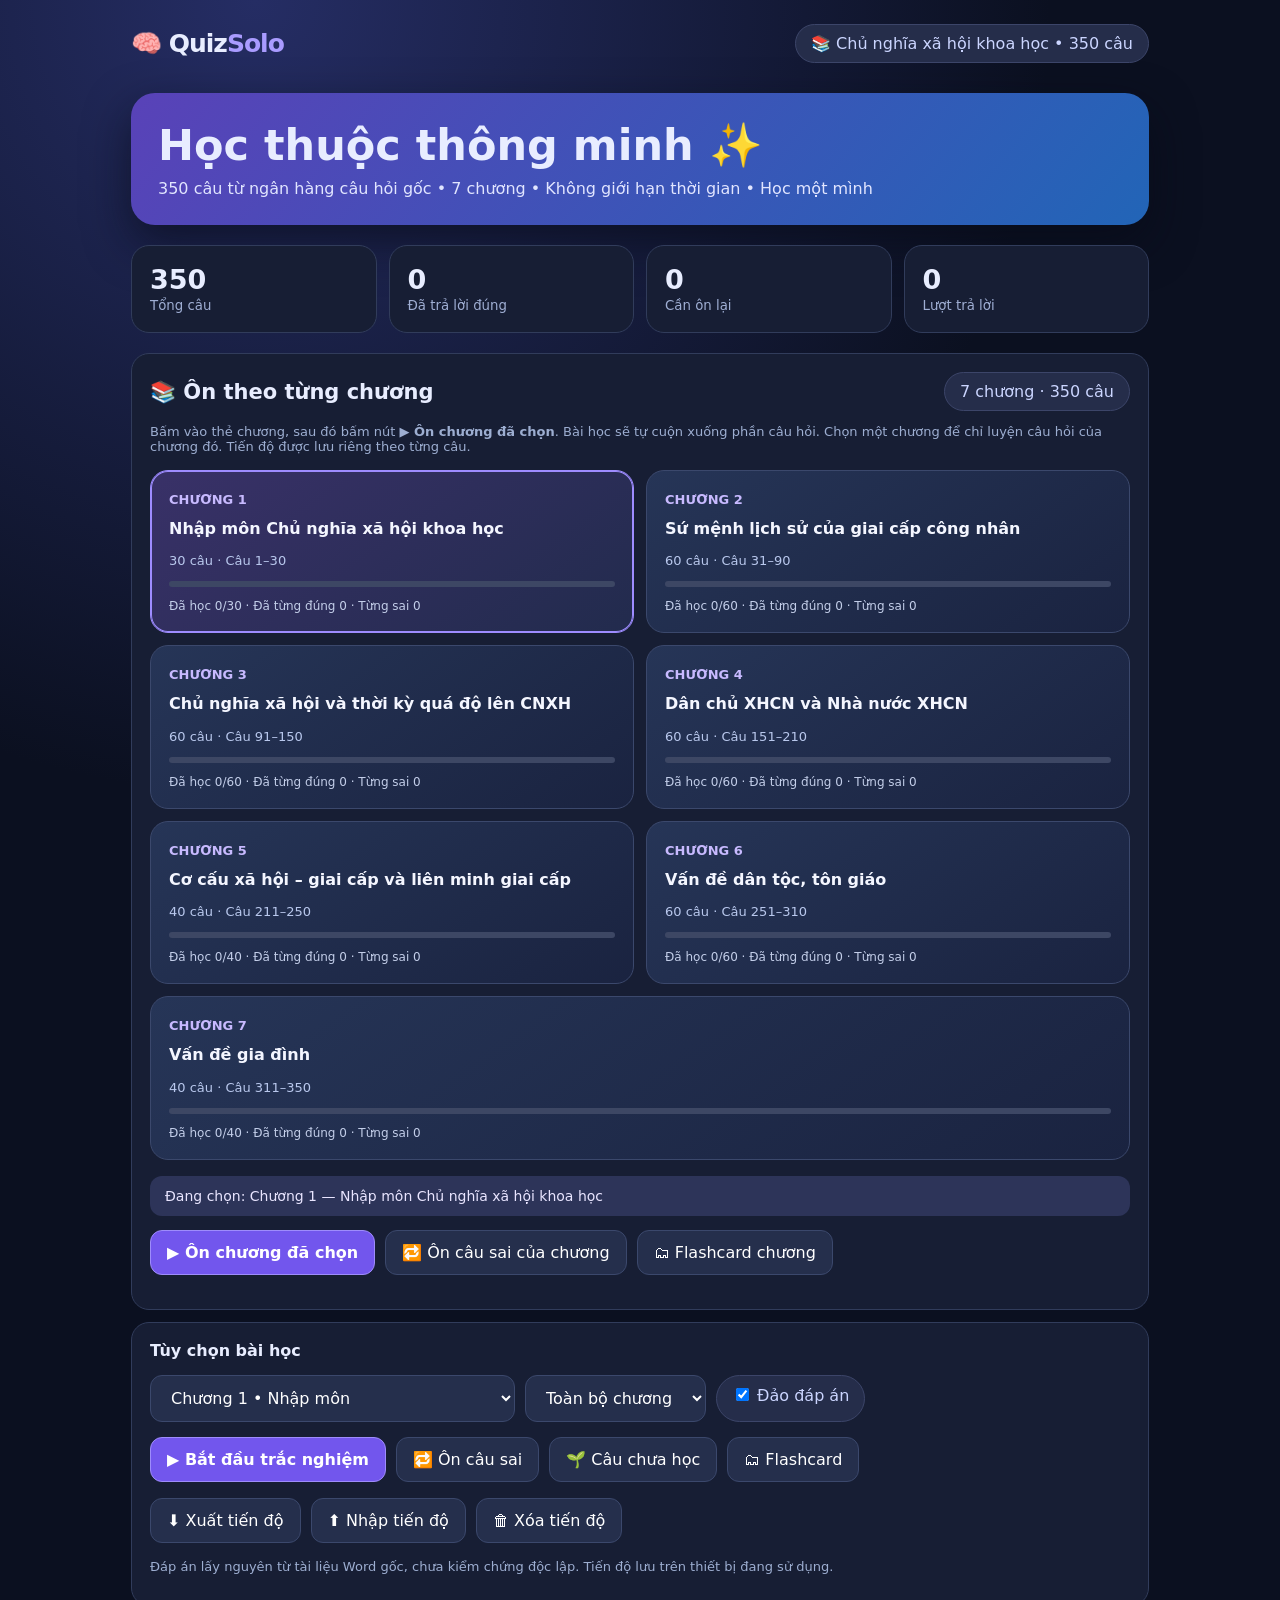
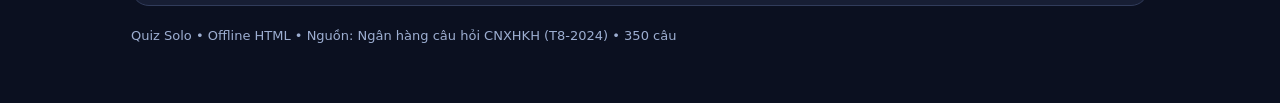
<file: onthi/Cnxh.html>
<!doctype html><html lang="vi"><head><meta charset="utf-8"><meta name="viewport" content="width=device-width,initial-scale=1"><title>Quiz Solo • CNXHKH 350 câu</title><style>
:root{font-family:Inter,system-ui,-apple-system,Segoe UI,sans-serif;color:#e8edff;background:#0b1020}*{box-sizing:border-box}body{margin:0;background:radial-gradient(circle at 20% 0%,#252d64 0%,transparent 40%),#0b1020;min-height:100vh}button,select,input{font:inherit}button{cursor:pointer}.wrap{max-width:1050px;margin:auto;padding:24px 16px 60px}.head{display:flex;justify-content:space-between;align-items:center;gap:12px;flex-wrap:wrap}.logo{font-weight:900;font-size:25px;letter-spacing:-1px}.logo span{color:#a99bff}.pill{background:#252d4a;border:1px solid #3c4569;border-radius:99px;padding:9px 15px;color:#cbd5ff}.hero{margin:30px 0 20px;padding:27px;border-radius:24px;background:linear-gradient(130deg,#5942b8,#2265b7);box-shadow:0 18px 45px #080b18a8}.hero h1{margin:0 0 8px;font-size:clamp(27px,5vw,43px)}.hero p{margin:0;color:#e1e5ff}.stats{display:grid;grid-template-columns:repeat(4,1fr);gap:12px;margin:16px 0 20px}.stat,.panel{background:#171e34;border:1px solid #313c5b;border-radius:18px;padding:18px}.stat strong{font-size:27px;display:block}.stat small{color:#9faed3}.toolbar{display:flex;gap:10px;flex-wrap:wrap;margin-bottom:16px}.btn,select{border:1px solid #3b486c;background:#252f4c;color:white;border-radius:12px;padding:12px 16px}.btn.primary{background:#7256ed;border-color:#9e8cfb;font-weight:750}.btn:hover{filter:brightness(1.16)}.btn:disabled{opacity:.4;cursor:default}.btn.active{background:#4c3b91}.panel{margin-top:12px}.muted{color:#9daed1}.question{font-size:clamp(19px,2.5vw,25px);font-weight:750;line-height:1.5;white-space:pre-wrap}.options{display:grid;gap:10px;margin:20px 0}.opt{width:100%;text-align:left;background:#202a46;border:1px solid #3b4b70;border-radius:13px;padding:15px;color:#eaf0ff;line-height:1.5}.opt b{display:inline-flex;justify-content:center;align-items:center;width:30px;height:30px;background:#39486b;border-radius:9px;margin-right:10px}.opt.correct{background:#164a40;border-color:#39d3a6}.opt.wrong{background:#56283d;border-color:#fa718f}.opt:disabled{cursor:default}.bar{height:9px;background:#333d5c;border-radius:99px;overflow:hidden;margin:14px 0}.fill{height:100%;background:linear-gradient(90deg,#7d6bff,#35d6ad);transition:width .2s}.foot{display:flex;gap:10px;align-items:center;justify-content:space-between;flex-wrap:wrap}.feedback{border-left:4px solid #6fe4b6;background:#203c3c;padding:13px;border-radius:8px;margin:12px 0}.flash{min-height:230px;display:grid;place-items:center;text-align:center;white-space:pre-wrap;font-size:22px;line-height:1.6;border:1px dashed #8176e6;background:#242345;border-radius:18px;padding:25px;cursor:pointer}.hide{display:none!important}.small{font-size:13px}.filters{display:flex;gap:10px;flex-wrap:wrap;margin:15px 0}input[type=number]{max-width:100px}#review{color:#ffd48e}@media(max-width:650px){.stats{grid-template-columns:repeat(2,1fr)}.hero{padding:20px}.toolbar .btn{flex:1}.wrap{padding:15px 12px 45px}}

.chapter-grid{display:grid;grid-template-columns:repeat(2,minmax(0,1fr));gap:12px;margin:16px 0}.chapter-card{border:1px solid #3b486c;background:linear-gradient(145deg,#263557,#1a2340);color:#f4f6ff;border-radius:18px;padding:18px;text-align:left;cursor:pointer;transition:transform .15s,border-color .15s}.chapter-card:hover{transform:translateY(-2px);border-color:#a997ff}.chapter-card.selected{border-color:#9e8cff;box-shadow:inset 0 0 0 1px #9e8cff;background:linear-gradient(145deg,#393168,#222b4d)}.chapter-card h3{font-size:16px;line-height:1.4;margin:10px 0}.chapter-card .num{font-size:13px;color:#c8baff;font-weight:800}.chapter-card .count{font-size:13px;color:#b9c8ed}.chapter-card .mini{height:6px;background:#3d4764;border-radius:10px;overflow:hidden;margin:12px 0 8px}.chapter-card .mini>div{height:100%;background:#48d5b4}.chapter-card .status{font-size:12px;color:#c3cee9}.section-heading{display:flex;justify-content:space-between;align-items:center;gap:12px;flex-wrap:wrap}.section-heading h2{margin:0;font-size:21px}.selected-banner{padding:12px 15px;border-radius:12px;background:#2d3459;color:#e9e5ff;margin:14px 0;font-size:14px}.chapter-card:last-child:nth-child(odd){grid-column:1/-1}@media(max-width:650px){.chapter-grid{grid-template-columns:1fr}.chapter-card:last-child:nth-child(odd){grid-column:auto}}
</style></head><body><main class="wrap"><div class="head"><div class="logo">🧠 Quiz<span>Solo</span></div><span class="pill">📚 Chủ nghĩa xã hội khoa học • 350 câu</span></div><section class="hero"><h1>Học thuộc thông minh ✨</h1><p>350 câu từ ngân hàng câu hỏi gốc • 7 chương • Không giới hạn thời gian • Học một mình</p></section><div class="stats"><div class="stat"><strong id="total">350</strong><small>Tổng câu</small></div><div class="stat"><strong id="mastered">0</strong><small>Đã trả lời đúng</small></div><div class="stat"><strong id="wrong">0</strong><small>Cần ôn lại</small></div><div class="stat"><strong id="attempts">0</strong><small>Lượt trả lời</small></div></div><section class="panel" id="chaptersPanel"><div class="section-heading"><h2>📚 Ôn theo từng chương</h2><span class="pill">7 chương · 350 câu</span></div><p class="muted small">Bấm vào thẻ chương, sau đó bấm nút <b>▶ Ôn chương đã chọn</b>. Bài học sẽ tự cuộn xuống phần câu hỏi. Chọn một chương để chỉ luyện câu hỏi của chương đó. Tiến độ được lưu riêng theo từng câu.</p><div class="chapter-grid" id="chapterGrid"></div><div class="selected-banner" id="selectedBanner">Đang chọn Chương 1</div><div class="toolbar"><button class="btn primary" onclick="start('all')">▶ Ôn chương đã chọn</button><button class="btn" onclick="start('wrong')">🔁 Ôn câu sai của chương</button><button class="btn" onclick="start('flash')">🗂 Flashcard chương</button></div></section><section class="panel"><b>Tùy chọn bài học</b><div class="filters"><select id="chapter" onchange="selectChapter(this.value)"><option value="all">📖 Tất cả 7 chương</option><option value="1" selected>Chương 1 • Nhập môn</option><option value="2">Chương 2 • Giai cấp công nhân</option><option value="3">Chương 3 • CNXH & thời kỳ quá độ</option><option value="4">Chương 4 • Dân chủ & nhà nước XHCN</option><option value="5">Chương 5 • Cơ cấu xã hội - giai cấp</option><option value="6">Chương 6 • Dân tộc & tôn giáo</option><option value="7">Chương 7 • Gia đình</option></select><select id="count"><option value="10">10 câu</option><option value="20">20 câu</option><option value="50">50 câu</option><option value="all" selected>Toàn bộ chương</option></select><label class="pill"><input id="shuffle" type="checkbox" checked> Đảo đáp án</label></div><div class="toolbar"><button class="btn primary" onclick="start('all')">▶ Bắt đầu trắc nghiệm</button><button class="btn" onclick="start('wrong')">🔁 Ôn câu sai</button><button class="btn" onclick="start('new')">🌱 Câu chưa học</button><button class="btn" onclick="start('flash')">🗂 Flashcard</button></div><div class="toolbar"><button class="btn" onclick="exportProgress()">⬇ Xuất tiến độ</button><button class="btn" onclick="document.getElementById('file').click()">⬆ Nhập tiến độ</button><input id="file" type="file" accept=".json" class="hide" onchange="importProgress(event)"><button class="btn" onclick="resetProgress()">🗑 Xóa tiến độ</button></div><p class="muted small">Đáp án lấy nguyên từ tài liệu Word gốc, chưa kiểm chứng độc lập. Tiến độ lưu trên thiết bị đang sử dụng.</p></section><section class="panel hide" id="game"><div class="foot"><span id="mode"></span><span id="position"></span></div><div class="bar"><div class="fill" id="fill" style="width:0%"></div></div><div class="muted small" id="meta"></div><div class="question" id="question"></div><div id="choices" class="options"></div><div id="feedback" class="feedback hide"></div><div class="foot"><span id="review" class="small"></span><div><button class="btn" onclick="start('all')">↩ Về đầu</button> <button class="btn primary" id="next" onclick="next()" disabled>Câu tiếp →</button></div></div></section><section class="panel hide" id="done"><h2>🎉 Hoàn thành lượt học!</h2><p id="result"></p><button class="btn primary" onclick="start(currentMode)">Học tiếp</button></section><footer class="muted small" style="margin-top:22px">Quiz Solo • Offline HTML • Nguồn: Ngân hàng câu hỏi CNXHKH (T8-2024) • 350 câu</footer></main><script>
const BANK=[{"id":1,"chapter":1,"question":"Chủ nghĩa xã hội khoa học được nghiên cứu theo nghĩa nào?","options":["Nghĩa rộng","Nghĩa hẹp","Nghĩa chung nhất","Tất cả các đáp án đều sai"],"answer":"B","level":"Mức nhớ"},{"id":2,"chapter":1,"question":"Chủ nghĩa xã hội khoa học ra đời dựa trên những điều kiện nào?","options":["Điều kiện kinh tế - xã hội","Điều kiện văn hóa - con người","Tiền đề khoa học tự nhiên và tư tưởng lý luận","Điều kiện kinh tế - xã hội; Tiền đề khoa học tự nhiên và tư tưởng lý luận"],"answer":"D","level":"Mức nhớ"},{"id":3,"chapter":1,"question":"Những phong trào chính trị - xã hội nào đánh dấu cho sự ra đời của chủ nghĩa xã hội khoa học?","options":["Phong trào Hiến chương Anh (1836-1848)","Phong trào công nhân dệt thành phố Xilêdi (Đức) 1844","Phong trào công nhân dệt thành phố Lion (Pháp) (1831-1834)","Tất cả các đáp án đều đúng"],"answer":"D","level":"Mức nhớ"},{"id":4,"chapter":1,"question":"Tiền đề khoa học tự nhiên có tính cách mạng cho sự ra đời của chủ nghĩa xã hội khoa học là:","options":["Học thuyết tiến hóa","Định luật bảo toàn và chuyển hóa năng lượng","Học thuyết tế bào","Học thuyết tiến hóa; Định luật bảo toàn và chuyển hóa năng lượng; Học thuyết tế bào"],"answer":"D","level":"Mức nhớ"},{"id":5,"chapter":1,"question":"Tiền đề tư tưởng lý luận cho sự ra đời của chủ nghĩa xã hội khoa học là:","options":["Triết học cổ điển Đức","Kinh tế chính trị học cổ điển Anh","Chủ nghĩa xã hội không tưởng phê phán","Triết học cổ điển Đức, Kinh tế chính trị học cổ điển Anh, Chủ nghĩa xã hội không tưởng phê phán"],"answer":"D","level":"Mức nhớ"},{"id":6,"chapter":1,"question":"Tác phẩm Tuyên ngôn của Đảng Cộng sản do C.Mác và Ph.Ăngghen soạn thảo và công bố trước toàn thế giới vào năm nào?","options":["Năm 1847","Năm 1848","Năm 1849","Năm 1850"],"answer":"B","level":"Mức nhớ"},{"id":7,"chapter":1,"question":"C.Mác và Ph.Ăngghen phát triển chủ nghĩa xã hội khoa học qua các thời kỳ nào?","options":["Thời kỳ từ 1848 đến năm 1852","Thời kỳ từ năm 1848 đến Công xã Pari (1871)","Thời kỳ sau Công xã Pari đến năm 1895","Thời kỳ từ năm 1848 đến Công xã Pari (1871); Thời kỳ sau Công xã Pari đến năm 1895"],"answer":"D","level":"Mức nhớ"},{"id":8,"chapter":1,"question":"Từ khi ra đời (1848) đến nay, chủ nghĩa xã hội khoa học phát triển qua bao nhiêu giai đoạn chủ yếu?","options":["2 giai đoạn","3 giai đoạn","4 giai đoạn","5 giai đoạn"],"answer":"B","level":"Mức nhớ"},{"id":9,"chapter":1,"question":"V.I.Lênin vận dụng và phát triển chủ nghĩa xã hội khoa học trong điều kiện mới ở thời kỳ nào?","options":["Thời kỳ trước cách mạng Tháng Mười Nga","Thời kỳ từ sau Cách mạng Tháng 10 Nga (1917) đến năm 1924","Thời kỳ từ sau Cách mạng Tháng 10 Nga (1917) đến năm 1921","Thời kỳ trước cách mạng Tháng Mười Nga; Thời kỳ từ sau cách mạng Tháng Mười Nga  (1917) đến năm 1924"],"answer":"D","level":"Mức nhớ"},{"id":10,"chapter":1,"question":"Theo V.I.Lê nin, tác phẩm nào của C.Mác là tác phẩm: trình bày chủ yếu và cơ bản chủ nghĩa xã hội khoa học?","options":["Phê phán Cương lĩnh Gôta","Tuyên ngôn của Đảng Cộng sản","Bộ Tư bản","Hệ Tư tưởng Đức"],"answer":"C","level":"Mức hiểu"},{"id":11,"chapter":1,"question":"Ba phát kiến vĩ đại của C.Mác và Ph.Ăngghen là:","options":["Chủ nghĩa duy vật biện chứng; Học thuyết về giá trị thặng dư; Học thuyết về sứ mệnh lịch sử toàn thế giới của giai cấp công nhân","Chủ nghĩa duy vật lịch sử; Học thuyết về giá trị thặng dư; Học thuyết về sứ mệnh lịch sử toàn thế giới của giai cấp công nhân","Học thuyết về giá trị thặng dư; Học thuyết về sứ mệnh lịch sử toàn thế giới của giai cấp công nhân; Thời kỳ quá độ lên chủ nghĩa xã hội","Chủ nghĩa duy vật lịch sử; Học thuyết về giá trị thặng dư; Quan điểm của chủ nghĩa Mác về mối quan hệ giữa dân tộc và giai cấp"],"answer":"B","level":"Mức hiểu"},{"id":12,"chapter":1,"question":"Tác phẩm kinh điển nào của C.Mác và Ăngghen đánh dấu sự ra đời của chủ nghĩa xã hội khoa học?","options":["Tuyên ngôn của Đảng Cộng sản","Bộ Tư bản","Đấu tranh giai cấp ở Pháp","Phê phán Cương lĩnh Gôta"],"answer":"A","level":"Mức hiểu"},{"id":13,"chapter":1,"question":"Biểu hiện vai trò của C.Mác và Ph.Ăngghen trong sự ra đời của chủ nghĩa xã hội khoa học là gì?","options":["Sự chuyển biến lập trường triết học và lập trường chính trị","Ba phát kiến vĩ đại của C.Mác và Ph.Ăng ghen","Tuyên ngôn của Đảng Cộng sản đánh dấu sự ra đời của chủ nghĩa xã hội khoa học","Tất cả các đáp án đều đúng"],"answer":"D","level":"Mức hiểu"},{"id":14,"chapter":1,"question":"Phong trào cộng sản và công nhân quốc tế coi tác phẩm Tuyên ngôn của Đảng Cộng sản là:","options":["Cương lĩnh chính trị","Tuyên ngôn chính trị","Cương lĩnh đấu tranh","Tuyên ngôn đấu tranh"],"answer":"A","level":"Mức hiểu"},{"id":15,"chapter":1,"question":"Phạm trù nào được coi là cơ bản nhất, là xuất phát điểm của chủ nghĩa xã hội khoa học?","options":["Giai cấp công nhân","Sứ mệnh lịch sử của giai cấp công nhân","Chuyên chính vô sản","Xã hội chủ nghĩa"],"answer":"B","level":"Mức hiểu"},{"id":16,"chapter":1,"question":"Theo V.I.Lê nin, chuyên chính vô sản là gì?","options":["Là một hình thức chính quyền mới","Là một hình thức dân chủ mới","Là một hình thức quyền lực mới","Là một hình thức nhà nước mới"],"answer":"D","level":"Mức hiểu"},{"id":17,"chapter":1,"question":"Những hạn chế cơ bản của các nhà tư tưởng xã hội chủ nghĩa trước Mác là gì?","options":["Chưa thấy được bản chất bóc lột và quá trình phát sinh phát triển và diệt vong tất yếu của chủ nghĩa tư bản","Không dùng bạo lực cách mạng để xoá bỏ chế độ tư bản chủ nghĩa","Không phát hiện được lực lượng xã hội tiên phong có thể thực hiện cuộc chuyển biến cách mạng từ chủ nghĩa tư bản lên chủ nghĩa xã hội và cộng sản chủ nghĩa.","Tất cả các đáp đều đúng"],"answer":"D","level":"Mức hiểu"},{"id":18,"chapter":1,"question":"Công lao của V.I.Lênin là gì?","options":["Xây dựng chủ nghĩa xã hội hiện thực, được đánh dấu bằng sự ra đời của Nhà nước xã hội chủ nghĩa đầu tiên trên thế giới - Nhà nước Xô Viết năm 1917","Xây dựng chủ nghĩa xã hội trong thực tế, được đánh dấu bằng sự ra đời của Nhà nước vô sản đầu tiên trên thế giới - Nhà nước Xô Viết năm 1917","Xây dựng chủ nghĩa xã hội trong thực tiễn, được đánh dấu bằng sự ra đời của Nhà nước chuyên chính vô sản đầu tiên trên thế giới - Nhà nước Xô Viết năm 1917","Xây dựng chủ nghĩa xã hội trong thực tại, được đánh dấu bằng sự ra đời của Nhà nước dân chủ xã hội chủ nghĩa đầu tiên trên thế giới - Nhà nước Xô Viết năm 1917"],"answer":"A","level":"Mức hiểu"},{"id":19,"chapter":1,"question":"Hãy chọn đáp án đúng làm rõ quan điểm của V.I.Lênin về thời kỳ quá độ lên chủ nghĩa xã hội ở nước Nga sau cách mạng Tháng Mười:","options":["Cần có những khoảng quá độ nhỏ trong thời kỳ quá độ nói chung lên chủ nghĩa xã hội","Cần có những giai đoạn quá độ nhỏ trong thời kỳ quá độ nói chung lên chủ nghĩa xã hội","Cần có những thời kỳ quá độ nhỏ trong thời kỳ quá độ nói chung lên chủ nghĩa xã hội","Cần có những bước quá độ nhỏ trong thời kỳ quá độ nói chung lên chủ nghĩa xã hội"],"answer":"D","level":"Mức hiểu"},{"id":20,"chapter":1,"question":"Đối tượng nghiên cứu của chủ nghĩa xã hội khoa học là:","options":["Những quy luật, tính quy luật chính trị - xã hội của quá trình phát sinh, hình thành và phát triển của hình thái kinh tế - xã hội cộng sản chủ nghĩa mà giai đoạn thấp là chủ nghĩa xã hội","Những nguyên tắc cơ bản, những con đường và hình thức, phương pháp đấu tranh cách mạng của giai cấp công nhân và nhân dân lao động","Nhằm hiện thực hóa sự chuyển biến từ chủ nghĩa tư bản lên chủ nghĩa xã hội và chủ nghĩa cộng sản","Tất cả các đáp án đều đúng"],"answer":"D","level":"Mức hiểu"},{"id":21,"chapter":1,"question":"Phương pháp nghiên cứu có tính đặc thù của chủ nghĩa xã hội là:","options":["Phương pháp kết hợp lịch sử và logic","Phương pháp khảo sát và phân tích về mặt chính trị - xã hội dựa trên các điều kiện kinh tế - xã hội cụ thể","Phương pháp so sánh","Các phương pháp có tính liên ngành"],"answer":"B","level":"Mức hiểu"},{"id":22,"chapter":1,"question":"Việc nghiên cứu chủ nghĩa xã hội khoa học có ý nghĩa gì?:","options":["Ý nghĩa về mặt lý luận","Ý nghĩa về mặt thực tiễn","Ý nghĩa về mặt khoa học","Ý nghĩa về mặt lý luận; Ý nghĩa về mặt thực tiễn"],"answer":"D","level":"Mức hiểu"},{"id":23,"chapter":1,"question":"Các nhà kinh điển của chủ nghĩa Mác - Lênin coi chủ nghĩa xã hội khoa học là gì của giai cấp công nhân hiện đại?","options":["Vũ khí lý luận","Công cụ lý luận","Cơ sở lý luận","Nền tảng lý luận"],"answer":"A","level":"Mức hiểu"},{"id":24,"chapter":1,"question":"Hãy chọn đáp án đúng về ý nghĩa của chủ nghĩa xã hội khoa học:","options":["Chủ nghĩa xã hội khoa học góp phần quan trọng trong việc giáo dục niềm tin cách mạng cho nhân dân vào mục tiêu, lý tưởng xã hội chủ nghĩa và con đường đi lên chủ nghĩa xã hội","Chủ nghĩa xã hội khoa học góp phần quan trọng trong việc giáo dục niềm tin lý tưởng cho nhân dân vào mục tiêu, lý tưởng xã hội chủ nghĩa và con đường đi lên chủ nghĩa xã hội","Chủ nghĩa xã hội khoa học góp phần quan trọng trong việc giáo dục niềm tin khoa học cho nhân dân vào mục tiêu, lý tưởng xã hội chủ nghĩa và con đường đi lên chủ nghĩa xã hội","Chủ nghĩa xã hội khoa học góp phần quan trọng trong việc giáo dục niềm tin tất thắng cho nhân dân vào mục tiêu, lý tưởng xã hội chủ nghĩa và con đường đi lên chủ nghĩa xã hội"],"answer":"C","level":"Mức hiểu"},{"id":25,"chapter":1,"question":"Hãy điền vào chỗ trống: Phát kiến vĩ đại thứ nhất C.Mác và Ph.Ăng ghen: “là sự khẳng định về mặt triết học sự .............. của chủ nghĩa tư bản và sự ............. của chủ nghĩa xã hội đều tất yếu như nhau”.","options":["sụp đổ.....thắng lợi","tan vỡ.....chiến thắng","sụp đổ.....thành công","thất bại.....chiến thắng"],"answer":"A","level":"Mức vận dụng"},{"id":26,"chapter":1,"question":"Chọn từ thích hợp điền vào chỗ trống để hoàn thành câu sau: “Tuyên ngôn của Đảng Cộng sản là tác phẩm....................của chủ nghĩa xã hội khoa học”","options":["kinh điển quan trọng","kinh điển cơ bản","kinh điển tiêu biểu","kinh điển chủ yếu"],"answer":"D","level":"Mức vận dụng"},{"id":27,"chapter":1,"question":"Chọn từ thích hợp điền vào chỗ trống để hoàn thành câu sau: “Những người cộng sản phải tiến hành ..................... nhưng phải có chiến lược, sách lược khôn khéo và kiên quyết”.","options":["cách mạng liên tục","cách mạng liên tiếp","cách mạng không ngừng","cách mạng không dừng"],"answer":"C","level":"Mức vận dụng"},{"id":28,"chapter":1,"question":"Chọn từ thích hợp điền vào chỗ trống để hoàn thành câu sau làm rõ quan điểm của V.I.Lênin về chế độ dân chủ: “Chỉ có …………….., không có dân chủ thuần túy hay dân chủ nói chung”.","options":["dân chủ tư sản hoặc dân chủ xã hội chủ nghĩa","dân chủ tư bản hoặc dân chủ vô sản","dân chủ tư sản hoặc dân chủ vô sản","dân chủ tư sản hoặc dân chủ cộng sản"],"answer":"C","level":"Mức vận dụng"},{"id":29,"chapter":1,"question":"Chọn từ thích hợp điền vào trống để làm rõ quan điểm của Ph.Ăngghen về nhiệm vụ của chủ nghĩa xã hội khoa học: “Thực hiện sự nghiệp giải phóng thế giới ấy - đó là sứ mệnh lịch sử của .................”.","options":["giai cấp vô sản hiện đại","giai cấp công nhân","giai cấp công nhân hiện đại","giai cấp vô sản"],"answer":"A","level":"Mức vận dụng"},{"id":30,"chapter":1,"question":"Chọn từ thích hợp điền vào chỗ trống để hoàn thành câu sau: “Độc lập dân tộc gắn liền với chủ nghĩa xã hội là............của cách mạng Việt Nam, trong điều kiện thời đại ngày nay”.","options":["quy luật khách quan","quy luật","tất yếu lịch sử","tất yếu"],"answer":"B","level":"Mức vận dụng"},{"id":31,"chapter":2,"question":"C.Mác và Ph.Ăngghen đã sử dụng những thuật ngữ khác nhau để chỉ giai cấp công nhân là:","options":["Giai cấp vô sản","Giai cấp vô sản hiện đại","Giai cấp công nhân hiện đại","Tất cả các đáp án đều đúng"],"answer":"D","level":"Mức nhớ"},{"id":32,"chapter":2,"question":"Theo các nhà kinh điển của chủ nghĩa Mác - Lênin, giai cấp công nhân đại diện cho:","options":["Lực lượng sản xuất tiên tiến, phương thức sản xuất hiện đại","Công cụ sản xuất tiên tiến, phương thức sản xuất hiện đại","Tư liệu sản xuất tiên tiến, phương thức sản xuất hiện đại","Quan hệ sản xuất tiên tiến, phương thức sản xuất hiện đại"],"answer":"A","level":"Mức nhớ"},{"id":33,"chapter":2,"question":"Giai cấp công nhân được các nhà kinh điển của chủ nghĩa Mác- Lênin xác định trên các phương diện cơ bản:","options":["Kinh tế - xã hội","Chính trị - xã hội","Kinh tế - xã hội; Chính trị - xã hội","Kinh tế - chính trị - xã hội"],"answer":"C","level":"Mức nhớ"},{"id":34,"chapter":2,"question":"Giai cấp công nhân được các nhà kinh điển của chủ nghĩa Mác - Lênin xác định trên mấy phương diện cơ bản?","options":["2 phương diện","3 phương diện","4 phương diện","5 phương diện"],"answer":"A","level":"Mức nhớ"},{"id":35,"chapter":2,"question":"Công nhân nước nào được C.Mác và Ph.Ăngghen coi là đứa con đầu lòng của nền công nghiệp hiện đại?","options":["Công nhân Anh","Công nhân Pháp","Công nhân Đức","Công nhân Nga"],"answer":"A","level":"Mức nhớ"},{"id":36,"chapter":2,"question":"Theo các nhà kinh điển của chủ nghĩa Mác - Lê nin, giai cấp công nhân có mấy đặc điểm chủ yếu?","options":["3 đặc điểm","4 đặc điểm","5 đặc điểm","6 đặc điểm"],"answer":"A","level":"Mức nhớ"},{"id":37,"chapter":2,"question":"Câu nói: “Thực hiện sự nghiệp giải phóng thế giới ấy - đó là sứ mệnh lịch sử của giai cấp vô sản hiện đại” là của ai?","options":["Các Mác","Ph. Ăngghen","Lênin","Hồ Chí Minh"],"answer":"B","level":"Mức nhớ"},{"id":38,"chapter":2,"question":"Sứ mệnh lịch sử của giai cấp công nhân được thực hiện trên mấy nội dung?","options":["2 nội dung","3 nội dung","4 nội dung","5 nội dung"],"answer":"B","level":"Mức nhớ"},{"id":39,"chapter":2,"question":"Giải quyết mâu thuẫn cơ bản về kinh tế và chính trị trong lòng phương thức sản xuất tư bản chủ nghĩa chính là sứ mệnh lịch sử của giai cấp:","options":["Nông dân","Công nhân","Tư sản","Tiểu tư sản"],"answer":"B","level":"Mức nhớ"},{"id":40,"chapter":2,"question":"Mục tiêu cao nhất của việc giai cấp công nhân giành lấy quyền lực thống trị xã hội là:","options":["Giải phóng con người","Giải phóng xã hội","Mang lại quyền lợi cho giai cấp công nhân","Mang lại quyền lợi cho giai cấp công nhân và giai cấp nông dân"],"answer":"A","level":"Mức nhớ"},{"id":41,"chapter":2,"question":"Điều kiện quy định sứ mệnh lịch sử của giai cấp công nhân gồm:","options":["Điều kiện khách quan","Điều kiện chủ quan","Điều kiện khách quan; Điều kiện chủ quan","Tất cả các đáp án đều sai"],"answer":"C","level":"Mức nhớ"},{"id":42,"chapter":2,"question":"Điều kiện khách quan quy định sứ mệnh lịch sử của giai cấp công nhân gồm:","options":["Địa vị kinh tế","Địa vị kinh tế và chính trị - xã hội","Địa vị chính trị","Địa vị xã hội"],"answer":"B","level":"Mức nhớ"},{"id":43,"chapter":2,"question":"Theo các nhà kinh điển của chủ nghĩa Mác - Lênin, đảng nào là nhân tố chủ quan quan trọng nhất để giai cấp công nhân thực hiện thắng lợi sứ mệnh lịch sử của mình?","options":["Đảng vô sản","Đảng Cộng sản","Đảng Dân chủ","Đảng Xã hội"],"answer":"B","level":"Mức nhớ"},{"id":44,"chapter":2,"question":"Để thực hiện thắng lợi mục tiêu đưa nước ta trở thành một nước công nghiệp theo hướng hiện đại, xây dựng giai cấp công nhân Việt Nam trong thời kỳ mới cần thực hiện mấy giải pháp chủ yếu?","options":["2 giải pháp","3 giải pháp","4 giải pháp","5 giải pháp"],"answer":"D","level":"Mức nhớ"},{"id":45,"chapter":2,"question":"Định nghĩa đúng nhất về giai cấp công nhân là gì?","options":["Là giai cấp bị áp bức bóc lột nặng nề nhất","Là giai cấp đông đảo trong dân cư và có khả năng cách mạng to lớn","Là giai cấp lao động trong nền sản xuất công nghiệp có trình độ kỹ thuật và công nghệ hiện đại","Là giai cấp ra đời gắn liền với nền sản xuất nông nghiệp của xã hội"],"answer":"C","level":"Mức nhớ"},{"id":46,"chapter":2,"question":"Giai cấp công nhân Việt Nam ra đời:","options":["Cùng với sự ra đời của tư sản dân tộc","Trước sự ra đời của tư sản dân tộc","Sau sự ra đời của tư sản dân tộc","Sau cách mạng tháng Tám năm 1945"],"answer":"B","level":"Mức nhớ"},{"id":47,"chapter":2,"question":"Đảng Cộng sản ra đời là kết quả của sự kết hợp giữa:","options":["Chủ nghĩa Mác - Lênin với phong trào công nhân","Chủ nghĩa Mác - Lênin với phong trào yêu nước","Phong trào công nhân với phong trào yêu nước","Chủ nghĩa Mác - Lênin với phong trào công nhân và phong trào yêu nước"],"answer":"A","level":"Mức nhớ"},{"id":48,"chapter":2,"question":"Giai cấp công nhân Việt Nam ra đời và phát triển gắn liền với:","options":["Triều đình phong kiến nhà Nguyễn","Chính sách khai thác thuộc địa của thực dân Pháp ở Việt Nam","Chính sách khai thác thuộc địa của đế quốc Mỹ","Tất cả các đáp án đều sai"],"answer":"B","level":"Mức nhớ"},{"id":49,"chapter":2,"question":"Giai cấp công nhân xét trên phương diện kinh tế - xã hội, họ là những người:","options":["Là những người lao động trực tiếp hay gián tiếp vận hành những công cụ sản xuất có tính chất công nghiệp ngày càng hiện đại, có trình độ xã hội hóa ngày càng cao","Là giai cấp của những người lao động không có tư liệu sản xuất chủ yếu của xã hội","Họ buộc phải bán sức lao động cho nhà tư bản và bị chủ tư bản bóc lột giá trị thặng dư","Tất cả các đáp án đều đúng"],"answer":"A","level":"Mức hiểu"},{"id":50,"chapter":2,"question":"Giai cấp công nhân xét trên phương diện chính trị - xã hội, họ là những người:","options":["Tạo ra năng suất lao động cao, quá trình lao động mang tính chất xã hội hóa","Là đại biểu cho lực lượng sản xuất tiên tiến, cho phương thức sản xuất tiên tiến","Là một giai cấp cách mạng và có tinh thần cách mạng triệt để","Là giai cấp của những người lao động không có sở hữu tư liệu sản xuất chủ yếu của xã hội. Họ phải bán sức lao động cho nhà tư bản và bị chủ tư bản bóc lột và chiếm đoạt giá trị thặng dư"],"answer":"D","level":"Mức hiểu"},{"id":51,"chapter":2,"question":"Mâu thuẫn cơ bản của phương thức sản xuất tư bản chủ nghĩa là gì?","options":["Mâu thuẫn giữa lực lượng sản xuất xã hội hóa ngày càng rộng lớn với quan hệ sản xuất chủ nghĩa tư bản dựa trên chế độ tư hữu tư bản chủ nghĩa về tư liệu sản xuất","Mâu thuẫn giữa lực lượng sản xuất xã hội hóa ngày càng rộng lớn với quan hệ sản xuất tư bản chủ nghĩa dựa trên chế độ tư hữu tư bản chủ nghĩa về tư liệu sản xuất","Mâu thuẫn giữa lực lượng sản xuất xã hội hóa ngày càng rộng lớn với quan hệ sản xuất tư bản chủ nghĩa dựa trên chế độ tư hữu tư bản chủ tư nhân về tư liệu sản xuất","Mâu thuẫn giữa lực lượng sản xuất phát triển ngày càng rộng lớn với quan hệ sản xuất tư bản chủ nghĩa dựa trên chế độ tư hữu tư bản chủ tư nhân về tư liệu sản xuất"],"answer":"B","level":"Mức hiểu"},{"id":52,"chapter":2,"question":"Ở các nước xã hội chủ nghĩa, giai cấp công nhân là những người:","options":["Không có tư liệu sản xuất chủ yếu","Đã cùng nhân dân lao động làm chủ những tư liệu sản xuất chủ yếu và cùng nhau hợp tác lao động vì lợi ích chung của toàn xã hội trong đó có lợi ích chính đáng của bản thân họ","Phải đi bán sức lao động cho giai cấp tư sản","Không có tư liệu sản xuất chủ yếu và buộc phải đi bán sức lao động cho giai cấp tư sản"],"answer":"B","level":"Mức hiểu"},{"id":53,"chapter":2,"question":"Nội dung sứ mệnh lịch sử của giai cấp công nhân là:","options":["Lãnh đạo và tổ chức nhân dân lao động xóa bỏ chế độ tư bản chủ nghĩa","Xoá bỏ mọi chế độ áp bức, bóc lột và xây dựng xã hội mới - xã hội tư bản chủ nghĩa","Xây dựng xã hội xã hội chủ nghĩa, không có người bóc lột người trên cơ sở công hữu về tư liệu sản xuất chủ yếu","Lãnh đạo và tổ chức nhân dân lao động xóa bỏ các chế độ người bóc lột người, xóa bỏ chủ nghĩa tư bản, giải phóng giai cấp công nhân, nhân dân lao động khỏi mọi sự áp bức, bóc lột, nghèo nàn, lạc hậu, xây dựng xã hội cộng sản chủ nghĩa văn minh"],"answer":"D","level":"Mức hiểu"},{"id":54,"chapter":2,"question":"Nội dung sứ mệnh lịch sử của giai cấp công nhân là:","options":["Lãnh đạo và tổ chức nhân dân lao động xóa bỏ chế độ xã hội chủ nghĩa","Xây dựng xã hội mới - xã hội tư bản chủ nghĩa","Lãnh đạo và tổ chức nhân dân lao động xóa bỏ chế độ xã hội chủ nghĩa, xây dựng xã hội mới - xã hội tư bản chủ nghĩa","Tất cả các đáp án đều sai"],"answer":"D","level":"Mức hiểu"},{"id":55,"chapter":2,"question":"Sứ mệnh lịch sử của giai cấp công nhân được thể hiện trên các nội dung nào?","options":["Nội dung kinh tế","Nội dung chính trị - xã hội","Nội dung văn hóa, tư tưởng","Tất cả các đáp án đều đúng"],"answer":"D","level":"Mức hiểu"},{"id":56,"chapter":2,"question":"Thực hiện sứ mệnh lịch sử của giai cấp công nhân là sự nghiệp cách mạng của:","options":["Bản thân giai cấp công nhân cùng với đông đảo quần chúng","Bản thân giai cấp công nhân","Đông đảo quần chúng","Giai cấp tư sản"],"answer":"A","level":"Mức hiểu"},{"id":57,"chapter":2,"question":"Giai cấp công nhân ở trình độ trưởng thành trong cuộc đấu tranh giai cấp chống chủ nghĩa tư bản là:","options":["Tự phát","Tự giác","Đấu tranh chính trị, có Đảng Cộng sản lãnh đạo","Tất cả các đáp án đều sai"],"answer":"C","level":"Mức hiểu"},{"id":58,"chapter":2,"question":"Những điều kiện thuộc về nhân tố chủ quan để giai cấp công nhân hoàn thành sứ mệnh lịch sử của mình là:","options":["Sự phát triển của bản thân giai cấp công nhân về số lượng và chất lượng","Có Đảng Cộng sản lãnh đạo","Có sự liên minh giai cấp giữa giai cấp công nhân với giai cấp nông dân và các tầng lớp lao động khác","Tất cả các đáp án đều đúng"],"answer":"D","level":"Mức hiểu"},{"id":59,"chapter":2,"question":"Đảng Cộng sản Việt Nam ra đời là sự kết hợp của:","options":["Phong trào công nhân","Chủ nghĩa Mác – Lênin","Phong trào yêu nước","Phong trào công nhân; Chủ nghĩa Mác - Lênin; Phong trào yêu nước"],"answer":"D","level":"Mức hiểu"},{"id":60,"chapter":2,"question":"Những điểm tương đồng của giai cấp công nhân hiện nay với giai cấp công nhân thế kỉ 19 là:","options":["Là lực lượng sản xuất hàng đầu của xã hội hiện đại","Ở các nước tư bản chủ nghĩa hiện nay, công nhân vẫn bị giai cấp tư sản và chủ nghĩa tư bản bóc lột giá trị thặng dư","Phong trào cộng sản và công nhân ở nhiều nước vẫn luôn là lực lượng sản xuất đi đầu trong các cuộc đấu tranh vì hòa bình, hợp tác và phát triển, vì dân sinh, dân chủ, tiến bộ xã hội và công bằng xã hội","Tất cả các đáp án đều đúng"],"answer":"D","level":"Mức hiểu"},{"id":61,"chapter":2,"question":"Những biến đổi và khác biệt của giai cấp công nhân hiện đại là:","options":["Xu hướng trí tuệ hóa tăng nhanh","Xu hướng “trung lưu hóa” gia tăng","Là giai cấp giữ vai trò lãnh đạo, Đảng Cộng sản - đội tiên phong của giai cấp công nhân, giữ vai trò cầm quyền trong quá trình xây dựng chủ nghĩa xã hội ở một số quốc gia xã hội chủ nghĩa","Tất cả các đáp án đều đúng"],"answer":"D","level":"Mức hiểu"},{"id":62,"chapter":2,"question":"Thực hiện sứ mệnh lịch sử của giai cấp công nhân trên thế giới hiện nay về nội dung kinh tế - xã hội là điều kiện để phát huy vai trò chủ thể của giai cấp công nhân trong cuộc đấu tranh vì:","options":["Dân sinh","Dân chủ","Tiến bộ xã hội và chủ nghĩa xã hội","Dân sinh, dân chủ, tiến bộ xã hội và chủ nghĩa xã hội"],"answer":"D","level":"Mức hiểu"},{"id":63,"chapter":2,"question":"Thực hiện sứ mệnh lịch sử của giai cấp công nhân ở các nước tư bản chủ nghĩa hiện nay về nội dung chính trị - xã hội là:","options":["Mục tiêu đấu tranh trực tiếp của giai cấp công nhân và lao động là chống bất công và bất bình đẳng xã hội","Mục tiêu lâu dài là giành chính quyền về tay giai cấp công nhân và nhân dân lao động","Mục tiêu đấu tranh trực tiếp của giai cấp công nhân và lao động là chống bất công và bất bình đẳng xã hội; Mục tiêu lâu dài là giành chính quyền về tay giai cấp công nhân và nhân dân lao động","Tất cả các đáp án đều sai"],"answer":"C","level":"Mức hiểu"},{"id":64,"chapter":2,"question":"Ở các nước xã hội chủ nghĩa, nơi các Đảng Cộng sản đã trở thành Đảng cầm quyền, nội dung chính trị - xã hội của sứ mệnh lịch sử của giai cấp công nhân hiện nay là:","options":["Lãnh đạo thành công sự nghiệp đổi mới, giải quyết thành công các nhiệm vụ trong thời kì quá độ lên chủ nghĩa xã hội","Xây dựng Đảng cầm quyền trong sạch vững mạnh","Thực hiện thành công sự nghiệp công nghiệp hóa, hiện đại hóa đất nước","Tất cả các đáp án đều đúng"],"answer":"D","level":"Mức hiểu"},{"id":65,"chapter":2,"question":"Thực hiện sứ mệnh lịch sử của giai cấp công nhân trong điều kiện thế giới ngày nay trên lĩnh vực văn hóa, tư tưởng trước hết là:","options":["Cuộc đấu tranh ý thức hệ, là cuộc đấu tranh giữa chủ nghĩa xã hội với chủ nghĩa tư bản","Cuộc đấu tranh giữa lực lượng sản xuất và quan hệ sản xuất","Cuộc đấu tranh giữa cơ sở hạ tầng và kiến trúc thượng tầng","Cuộc đấu tranh tư tưởng, là cuộc đấu tranh giữa tư tưởng xã hội chủ nghĩa với tư tưởng tư bản chủ nghĩa"],"answer":"A","level":"Mức hiểu"},{"id":66,"chapter":2,"question":"Hệ giá trị mới mà giai cấp công nhân cần phải tập trung xây dựng trên lĩnh vực văn hóa, tư tưởng để thực hiện sứ mệnh lịch sử của mình là gì?","options":["Lao động; công bằng; bình đẳng, tự do và dân chủ","Lao động; công bằng; dân chủ; bình đẳng và tự do","Lao động; công bằng; bình đẳng, tự do và hạnh phúc","Lao động; bình đẳng; công bằng; tự do và dân chủ"],"answer":"B","level":"Mức hiểu"},{"id":67,"chapter":2,"question":"Giai cấp công nhân Việt Nam từ khi ra đời mang những đặc điểm chủ yếu nào sau đây?","options":["Là giai cấp trực tiếp đối kháng với tư bản thực dân Pháp và bè lũ tay sai của chúng","Là lực lượng chính trị tiên phong để lãnh đạo cuộc đấu tranh giải phóng dân tộc","Gắn bó mật thiết với các tầng lớp nhân dân trong xã hội","Tất cả các đáp án đều đúng"],"answer":"D","level":"Mức hiểu"},{"id":68,"chapter":2,"question":"Giai cấp công nhân Việt Nam hiện nay có những biến đổi chủ yếu nào sau đây?","options":["Cơ cấu xã hội - nghề nghiệp","Trình độ học vấn và tay nghề bậc thợ","Đời sống, tâm lý, ý thức, đội tiên phong của giai cấp công nhân là Đảng Cộng sản","Cơ cấu xã hội - nghề nghiệp; Trình độ học vấn và tay nghề bậc thợ; Đời sống, tâm lý, ý thức, đội tiên phong của giai cấp công nhân là Đảng Cộng sản"],"answer":"D","level":"Mức hiểu"},{"id":69,"chapter":2,"question":"Đặc trưng nào là đặc trưng bản chất của giai cấp công nhân?","options":["Lao động trong nền sản xuất công nghiệp hiện đại, đại biểu cho phương thức sản suất tiên tiến của thời đại","Là lực lượng lao động đông đảo trong xã hội","Đại biểu cho trí tuệ của nhân loại","Là giai cấp không có tư liệu sản xuất nên phải bán sức lao động cho nhà tư bản"],"answer":"A","level":"Mức hiểu"},{"id":70,"chapter":2,"question":"Điều kiện chủ quan để giai cấp công nhân thực hiện sứ mệnh lịch sử của mình là:","options":["Sự phát triển của bản thân giai cấp công nhân về số lượng và chất lượng","Đảng Cộng sản là nhân tố chủ quan quan trọng nhất để giai cấp công nhân thực hiện thắng lợi sứ mệnh lịch sử của mình","Giai cấp công nhân phải có ý thức tổ chức kỷ luật cao","Sự phát triển của bản thân giai cấp công nhân về số lượng và chất lượng; Đảng Cộng sản là nhân tố chủ quan quan trọng nhất để giai cấp công nhân thực hiện thắng lợi sứ mệnh lịch sử của mình"],"answer":"D","level":"Mức hiểu"},{"id":71,"chapter":2,"question":"Hãy chọn đáp án đúng?","options":["Lực lượng sản xuất hàng đầu của toàn nhân loại là giai cấp nông dân, là người lao động","Lực lượng sản xuất hàng đầu của toàn nhân loại là giai cấp vô sản là người lao động","Lực lượng sản xuất hàng đầu của toàn nhân loại là giai cấp công nhân, là người lao động","Lực lượng sản xuất hàng đầu của toàn nhân loại là giai cấp công nhân và giai cấp nông dân"],"answer":"C","level":"Mức hiểu"},{"id":72,"chapter":2,"question":"Sứ mệnh lịch sử của giai cấp công nhân do các điều kiện khách quan nào quy định?","options":["Địa vị kinh tế của giai cấp công nhân","Địa vị chính trị - xã hội của giai cấp công nhân quy định","Do sự phát triển của lực lượng sản xuất hiện đại","Địa vị kinh tế của giai cấp công nhân; Địa vị chính trị - xã hội của giai cấp công nhân quy định"],"answer":"D","level":"Mức hiểu"},{"id":73,"chapter":2,"question":"Để thực hiện sứ mệnh lịch sử của giai cấp công nhân Việt Nam hiện nay cần phải:","options":["Xây dựng, phát triển giai cấp công nhân lớn mạnh, hiện đại","Xây dựng chỉnh đốn Đảng cầm quyền trong sạch, vững mạnh","Xây dựng Nhà nước của nhân dân, do nhân dân, vì nhân dân","Xây dựng, phát triển giai cấp công nhân lớn mạnh, hiện đại; Xây dựng chỉnh đốn Đảng cầm quyền trong sạch, vững mạnh"],"answer":"D","level":"Mức hiểu"},{"id":74,"chapter":2,"question":"Xét về phương thức lao động, phương thức sản xuất, giai cấp công nhân mang thuộc tính cơ bản nào?","options":["Có số lượng đông nhất trong dân cư","Là giai cấp tạo ra của cải vật chất làm giàu cho xã hội","Là giai cấp trực tiếp hay gián tiếp vận hành máy móc có tính chất công nghiệp ngày càng hiện đại","Tất cả các đáp án đều sai"],"answer":"C","level":"Mức hiểu"},{"id":75,"chapter":2,"question":"Điều kiện chủ quan có vai trò quyết định nhất của cuộc cách mạng xã hội chủ nghĩa là:","options":["Mâu thuẫn giữa lực lượng sản xuất và quan hệ sản xuất tư bản chủ nghĩa","Mâu thuẫn giữa giai cấp công nhân và giai cấp tư sản","Sự trưởng thành của giai cấp công nhân, đặc biệt khi nó có Đảng tiên phong lãnh đạo","Sự lớn mạnh của phong trào công nhân và phong trào yêu nước"],"answer":"C","level":"Mức hiểu"},{"id":76,"chapter":2,"question":"Xét trong quan hệ sản xuất tư bản chủ nghĩa, giai cấp công nhân có vị trí như thế nào?","options":["Là giai cấp nghèo khổ nhất, không có tài sản","Là giai cấp không có tư liệu sản xuất, đi làm thuê cho nhà tư bản, bị nhà tư bản bóc lột giá trị thặng dư","Là giai cấp có số lượng đông trong dân cư, luôn đi đầu trong cuộc đấu tranh chống giai cấp tư sản","Là giai cấp có số lượng đông trong dân cư đi làm thuê cho nhà tư bản"],"answer":"B","level":"Mức hiểu"},{"id":77,"chapter":2,"question":"Điều kiện khách quan quyết định sứ mệnh lịch sử của giai cấp công nhân là gì?","options":["Đông về số lượng","Tạo ra của cải làm giàu cho xã hội","Đại diện cho phương thức sản xuất tiên tiến và lực lượng sản xuất hiện đại","Bị bóc lột nặng nề nhất"],"answer":"C","level":"Mức hiểu"},{"id":78,"chapter":2,"question":"Vì sao giai cấp công nhân Việt Nam sớm trở thành lực lượng chính trị độc lập và giữ vai trò lãnh đạo cách mạng Việt Nam?","options":["Vì sớm có mối quan hệ gắn bó với nông dân","Vì được kế thừa truyền thống bất khuất của dân tộc","Vì có số lượng đông và luôn đi đầu trong cuộc đấu tranh","Vì sớm giác ngộ ánh sáng của chủ nghĩa Mác - Lênin và hình thành một chính đảng thực sự cách mạng"],"answer":"D","level":"Mức hiểu"},{"id":79,"chapter":2,"question":"Hãy hoàn thành câu sau của C.Mác và Ph.Ăngghen về giai cấp công nhân: “các giai cấp khác đều suy tàn và tiêu vong cùng với sự phát triển của đại công nghiệp, còn giai cấp vô sản lại là ............ của bản thân nền đại công nghiệp”.","options":["con đẻ","sản phẩm","kết quả","hệ quả"],"answer":"B","level":"Mức vận dụng"},{"id":80,"chapter":2,"question":"Chọn từ thích hợp điền vào chỗ trống trong câu sau: “Thực hiện sự nghiệp giải phóng thế giới ấy - đó là ………….. của giai cấp vô sản hiện đại”.","options":["vai trò lịch sử","nhiệm vụ lịch sử","sứ mệnh lịch sử","trọng trách lịch sử"],"answer":"C","level":"Mức vận dụng"},{"id":81,"chapter":2,"question":"Hãy hoàn thành câu sau: Để thực hiện…………… của mình về nội dung kinh tế, giai cấp công nhân phải đóng vai trò nòng cốt trong quá trình giải phóng lực lượng sản xuất, thúc đẩy lực lượng sản xuất phát triển để tạo cơ sở cho quan hệ sản xuất mới, xã hội chủ nghĩa ra đời.","options":["sứ mệnh lịch sử","vai trò lịch sử","nhiệm vụ lịch sử","trọng trách lịch sử"],"answer":"A","level":"Mức vận dụng"},{"id":82,"chapter":2,"question":"Điền từ thích hợp vào chỗ trống: “Giai cấp công nhân cùng với nhân dân lao động dưới sự lãnh đạo của Đảng Cộng sản, tiến hành cách mạng.…… để lật đổ quyền thống trị của……… xóa bỏ chế độ áp bức, bóc lột của chủ nghĩa tư bản, giành quyền lực về tay giai cấp công nhân và nhân dân lao động”.","options":["kinh tế….giai cấp tư bản","chính trị….giai cấp tư sản","văn hóa….giai cấp tư sản","tư tưởng….giai cấp tư bản"],"answer":"B","level":"Mức vận dụng"},{"id":83,"chapter":2,"question":"Điền từ thích hợp vào chỗ trống: “Giai cấp công nhân thực hiện một cuộc cách mạng về ………… bao gồm cải tạo cái cũ lỗi thời, lạc hậu, xây dựng cái mới, tiến bộ trong tâm lý, lối sống và trong đời sống tinh thần xã hội”.","options":["văn hóa","tư tưởng","văn hóa, tư tưởng","chính trị"],"answer":"C","level":"Mức vận dụng"},{"id":84,"chapter":2,"question":"Điền từ thích hợp vào chỗ trống để  làm rõ quan điểm của các nhà kinh điển của chủ nghĩa Mác - Lênin về điều kiện chủ quan để giai cấp công nhân thực hiện sứ mệnh lịch sử: “Chất lượng giai cấp công nhân phải thể hiện ở trình độ trưởng thành về ....................của một giai cấp cách mạng”.","options":["ý thức chính trị","lập trường chính trị","quan điểm chính trị","tư tưởng chính trị"],"answer":"A","level":"Mức vận dụng"},{"id":85,"chapter":2,"question":"Chọn từ thích hợp điền vào chỗ trống làm rõ quan điểm của các nhà kinh điển của chủ nghĩa Mác - Lênin về Đảng Cộng sản: “Đảng Cộng sản - ............... của giai cấp công nhân ra đời và đảm nhận vai trò lãnh đạo cuộc cách mạng là dấu hiệu về sự trưởng thành vượt bậc của giai cấp công nhân với tư cách là giai cấp cách mạng”.","options":["đội tiên phong","đội tiền phong","lực lượng đi đầu","lực lượng hàng đầu"],"answer":"A","level":"Mức vận dụng"},{"id":86,"chapter":2,"question":"Điền từ thích hợp vào chỗ trống: Tại hội nghị lần thứ VI của BCH Trung ương khóa X, Đảng ta đã xác định: “Giai cấp công nhân Việt Nam là một ………… to lớn, đang phát triển, bao gồm những người lao động chân tay và trí óc, làm công hưởng lương trong các loại hình sản xuất kinh doanh và dịch vụ công nghiệp hoặc sản xuất, kinh doanh, dịch vụ có tính chất công nghiệp”.","options":["lực lượng chính trị","lực lượng xã hội","lực lượng chính trị, xã hội","lực lượng chính trị, kinh tế, xã hội"],"answer":"B","level":"Mức vận dụng"},{"id":87,"chapter":2,"question":"Điền từ thích hợp vào chỗ trống: Trong thời kì đổi mới, Đảng ta đã xác định vai trò và sứ mệnh lịch sử to lớn của giai cấp công nhân Việt Nam về nội dung kinh tế là: “giai cấp công nhân phát huy vai trò và trách nhiệm của lực lượng ………. trong sự nghiệp đẩy mạnh công nghiệp hóa, hiện đại hóa đất nước, làm cho nước ta trở thành một nước công nghiệp theo hướng hiện đại, có nền công nghiệp hiện đại, định hướng xã hội chủ nghĩa”.","options":["lãnh đạo","tiên phong","đi đầu","đầu đàn"],"answer":"C","level":"Mức vận dụng"},{"id":88,"chapter":2,"question":"Điền từ thích hợp vào chỗ trống: “Thực hiện ……….. của giai cấp công nhân trên lĩnh vực kinh tế gắn liền với việc phát huy vai trò của giai cấp công nhân, của công nghiệp, thực hiện khối liên minh công - nông - trí thức”.","options":["sứ mệnh lịch sử","vai trò lịch sử","nhiệm vụ lịch sử","địa vị lịch sử"],"answer":"A","level":"Mức vận dụng"},{"id":89,"chapter":2,"question":"Điền từ còn thiếu vào chỗ trống: Giai cấp công nhân là cơ sở …......... của Đảng, là nguồn bổ sung lực lượng của Đảng Cộng sản.","options":["chính trị - xã hội","giai cấp","xã hội - giai cấp","chính trị"],"answer":"B","level":"Mức vận dụng"},{"id":90,"chapter":2,"question":"Chọn từ thích hợp điền vào chỗ trống trong câu sau: “Gắn liền với cách mạng khoa học và công nghệ hiện đại, với sự phát triển .............., công nhân hiện đại có xu hướng .......... hóa”.","options":["kinh tế tri thức....trí tuệ","kinh tế hàng hóa....tri thức","kinh tế thị trường....trí thức","kinh tế xã hội chủ nghĩa....hiện đại"],"answer":"A","level":"Mức vận dụng"},{"id":91,"chapter":3,"question":"Chủ nghĩa xã hội được tiếp cận từ mấy góc độ?","options":["3 góc độ","4 góc độ","5 góc độ","6 góc độ"],"answer":"B","level":"Mức nhớ"},{"id":92,"chapter":3,"question":"Chủ nghĩa xã hội ra đời từ những điều kiện nào?","options":["Điều kiện kinh tế","Điều kiện chính trị - xã hội","Điều kiện văn hóa - xã hội","Điều kiện kinh tế; Điều kiện chính trị - xã hội"],"answer":"D","level":"Mức nhớ"},{"id":93,"chapter":3,"question":"Hai tiền đề vật chất quan trọng nhất của cuộc cách mạng xã hội chủ nghĩa là gì?","options":["Sự phát triển của phương thức sản xuất và sự lớn mạnh của của giai cấp công nhân","Sự phát triển của công cụ sản xuất và sự phát triển của giai cấp công nhân","Sự phát triển của quan hệ sản xuất và sự trưởng thành của giai cấp công nhân","Sự phát triển của lực lượng sản xuất và sự trưởng thành của giai cấp công nhân"],"answer":"D","level":"Mức nhớ"},{"id":94,"chapter":3,"question":"Theo các nhà sáng lập chủ nghĩa xã hội khoa học, chủ nghĩa xã hội có mấy đặc trưng bản chất?","options":["4 đặc trưng","5 đặc trưng","6 đặc trưng","7 đặc trưng"],"answer":"C","level":"Mức nhớ"},{"id":95,"chapter":3,"question":"Theo quan điểm của chủ nghĩa Mác - Lênin, có mấy hình thức quá độ lên chủ nghĩa xã hội?","options":["1 hình thức","2 hình thức","3 hình thức","4 hình thức"],"answer":"B","level":"Mức nhớ"},{"id":96,"chapter":3,"question":"Quan điểm:“Giữa xã hội tư bản chủ nghĩa và xã hội cộng sản chủ nghĩa là một thời kì cải biến cách mạng từ xã hội nọ sang xã hội kia. Thích ứng với thời kỳ ấy là một thời kì quá độ chính trị, và nhà nước của thời kì ấy không thể là cái gì khác hơn là nền chuyên chính cách mạng của giai cấp vô sản” là của ai ?","options":["C.Mác","Ph.Ăng ghen","C.Mác và Ph.Ăng ghen","V.I.Lênin"],"answer":"A","level":"Mức nhớ"},{"id":97,"chapter":3,"question":"Đặc điểm của thời kỳ quá độ lên chủ nghĩa xã hội được thể hiện trên mấy lĩnh vực cơ bản?","options":["2 lĩnh vực","3 lĩnh vực","4 lĩnh vực","5 lĩnh vực"],"answer":"C","level":"Mức nhớ"},{"id":98,"chapter":3,"question":"Ai là người đưa ra tư tưởng độc lập dân tộc gắn liền với chủ nghĩa xã hội?","options":["V.I. Lênin","Hồ Chí Minh","Đặng Tiểu Bình","Phạm Văn Đồng"],"answer":"B","level":"Mức nhớ"},{"id":99,"chapter":3,"question":"Câu nói: “Tôi coi sự phát triển của những hình thái kinh tế xã hội là một quá trình lịch sử tự nhiên” là của ai ?","options":["C.Mác","Ph.Ăng ghen","C.Mác và Ph.Ăng ghen","V.I.Lênin"],"answer":"A","level":"Mức nhớ"},{"id":100,"chapter":3,"question":"Thời kỳ quá độ lên chủ nghĩa xã hội ở trên phạm vi cả nước ta bắt đầu từ khi nào?","options":["Năm 1945","Năm 1954","Năm 1975","Năm 1986"],"answer":"C","level":"Mức nhớ"},{"id":101,"chapter":3,"question":"Chủ nghĩa xã hội có nhà nước kiểu mới mang bản chất giai cấp nào?","options":["Nông dân","Công nhân","Tư sản","Địa chủ phong kiến"],"answer":"B","level":"Mức nhớ"},{"id":102,"chapter":3,"question":"Cương lĩnh xây dựng đất nước trong thời kỳ quá độ lên chủ nghĩa xã hội được Đảng ta nêu ra ở Đại hội nào?","options":["Đại hội V","Đại hội VI","Đại hội VII","Đại hội VIII"],"answer":"C","level":"Mức nhớ"},{"id":103,"chapter":3,"question":"Chủ nghĩa xã hội là chế độ xã hội do ai làm chủ?","options":["Giai cấp công nhân","Giai cấp nông dân","Tầng lớp trí thức","Nhân dân lao động"],"answer":"D","level":"Mức nhớ"},{"id":104,"chapter":3,"question":"Theo học thuyết hình thái kinh tế - xã hội của chủ nghĩa Mác - Lênin, lịch sử xã hội loài người đã trải qua mấy kiểu hình thái kinh tế - xã hội?","options":["3 hình thái","4 hình thái","5 hình thái","6 hình thái"],"answer":"C","level":"Mức nhớ"},{"id":105,"chapter":3,"question":"“Thời kì phát triển mới - đẩy mạnh công nghiệp hoá, hiện đại hoá đất nước” được Đảng ta nêu ra ở Đại hội nào?","options":["Đại hội VI","Đại hội VII","Đại hội VIII","Đại hội IX"],"answer":"C","level":"Mức nhớ"},{"id":106,"chapter":3,"question":"Đặc điểm quá độ lên chủ nghĩa xã hội ở Việt Nam là bỏ qua chế độ tư bản chủ nghĩa có bao nhiêu nội dung cơ bản?","options":["3 nội dung","4 nội dung","5 nội dung","6 nội dung"],"answer":"B","level":"Mức nhớ"},{"id":107,"chapter":3,"question":"Theo quan điểm của Đảng ta trong công cuộc đổi mới hiện nay, xã hội xã hội chủ nghĩa mà nhân dân ta đang xây dựng có mấy đặc trưng bản chất?","options":["5 đặc trưng","6 đặc trưng","7 đặc trưng","8 đặc trưng"],"answer":"D","level":"Mức nhớ"},{"id":108,"chapter":3,"question":"Phương hướng xây dựng chủ nghĩa xã hội ở Việt Nam hiện nay có mấy nội dung cơ bản?","options":["5 nội dung","6 nội dung","7 nội dung","8 nội dung"],"answer":"D","level":"Mức nhớ"},{"id":109,"chapter":3,"question":"Theo quan điểm của chủ nghĩa Mác - Lênin, điều kiện quyết định nhất cho sự xuất hiện hình thái kinh tế - xã hội cộng sản chủ nghĩa là:","options":["Sự phát triển mạnh của lực lượng sản xuất dưới chủ nghĩa tư bản","Mâu thuẫn giữa giai cấp công nhân với giai cấp tư sản trở nên gay gắt","Xây dựng được Đảng Cộng sản","Dưới sự lãnh đạo của Đảng Cộng sản, giai cấp công nhân lật đổ được giai cấp thống trị, giành được chính quyền"],"answer":"A","level":"Mức hiểu"},{"id":110,"chapter":3,"question":"Chủ nghĩa xã hội khoa học được hiểu là:","options":["Chủ nghĩa xã hội khoa học là chủ nghĩa Mác - Lênin, luận giải từ các giác độ triết học, kinh tế học chính trị và chính trị - xã hội về sự chuyển biến tất yếu của xã hội loài người từ chủ nghĩa tư bản lên chủ nghĩa xã hội và chủ nghĩa cộng sản","Chủ nghĩa xã hội khoa học là một trong ba bộ phận hợp thành chủ nghĩa Mác - Lênin","Chủ nghĩa xã hội khoa học là chủ nghĩa Mác - Lênin, luận giải từ các giác độ triết học, kinh tế học chính trị và chính trị - xã hội","Chủ nghĩa xã hội khoa học là chủ nghĩa Mác - Lênin, luận giải từ các giác độ triết học, kinh tế học chính trị và chính trị - xã hội về sự chuyển biến tất yếu của xã hội loài người từ chủ nghĩa tư bản lên chủ nghĩa xã hội và chủ nghĩa cộng sản; Chủ nghĩa xã hội khoa học là một trong ba bộ phận hợp thành chủ nghĩa Mác - Lênin"],"answer":"D","level":"Mức hiểu"},{"id":111,"chapter":3,"question":"Theo quan điểm của chủ nghĩa Mác - Lênin, cách mạng vô sản là cuộc cách mạng của:","options":["Giai cấp nông dân và nhân dân lao động","Giai cấp công nhân và những người lao động","Giai cấp công nhân và nhân dân lao động","Tầng lớp trí thức và nhân dân lao động"],"answer":"C","level":"Mức hiểu"},{"id":112,"chapter":3,"question":"V.I.Lênin nêu khả năng xuất hiện hình thái kinh tế - xã hội cộng sản chủ nghĩa ở những loại nước nào?","options":["Các nước tư bản chủ nghĩa phát triển","Các nước tư bản chủ nghĩa phát triển ở trình độ trung bình và thấp","Các nước thuộc địa giành được chính quyền do giai cấp công nhân lãnh đạo","Tất cả các đáp án đều đúng"],"answer":"D","level":"Mức hiểu"},{"id":113,"chapter":3,"question":"Những nội dung cơ bản về chủ nghĩa xã hội trong môn chủ nghĩa xã hội khoa học gồm:","options":["Chủ nghĩa xã hội giai đoạn đầu của hình thái kinh tế - xã hội cộng sản chủ nghĩa","Điều kiện ra đời chủ nghĩa xã hội","Những đặc trưng bản chất của chủ nghĩa xã hội","Tất cả các đáp án đều đúng"],"answer":"D","level":"Mức hiểu"},{"id":114,"chapter":3,"question":"Theo quan điểm của chủ nghĩa Mác - Lênin, tiền đề kinh tế - xã hội dẫn tới sự sụp đổ không tránh khỏi của chủ nghĩa tư bản là:","options":["Sự lớn mạnh của lực lượng sản xuất và sự trưởng thành của giai cấp công nhân","Sự phát triển về lực lượng sản xuất và sự trưởng thành của giai cấp công nhân","Sự phát triển về lực lượng sản xuất và sự phát triển của giai cấp công nhân","Sự lớn mạnh của lực lượng sản xuất và sự lớn mạnh của giai cấp công nhân"],"answer":"B","level":"Mức hiểu"},{"id":115,"chapter":3,"question":"Theo quan điểm của chủ nghĩa Mác - Lênin, một trong những đặc trưng cơ bản của chủ nghĩa xã hội là:","options":["Chủ nghĩa xã hội giải phóng dân tộc, giải phóng giai cấp, giải phóng xã hội, giải phóng con người, tạo điều kiện để con người phát triển toàn diện","Chủ nghĩa xã hội giải phóng xã hội, giải phóng con người, giải phóng dân tộc, giải phóng giai cấp,  tạo điều kiện để con người phát triển toàn diện","Chủ nghĩa xã hội giải phóng giai cấp, giải phóng dân tộc, giải phóng xã hội, giải phóng con người, tạo điều kiện để con người phát triển toàn diện","Chủ nghĩa xã hội giải phóng con người, giải phóng dân tộc, giải phóng giai cấp, giải phóng xã hội, tạo điều kiện để con người phát triển toàn diện"],"answer":"C","level":"Mức hiểu"},{"id":116,"chapter":3,"question":"Theo V.I.Lênin, mục đích cao nhất, cuối cùng của những cải tạo xã hội chủ nghĩa là gì?","options":["Thực hiện nguyên tắc: làm theo năng lực, hưởng theo lao động","Thực hiện nguyên tắc: làm theo khả năng, hưởng theo lao động","Thực hiện nguyên tắc: làm theo khả năng, hưởng theo nhu cầu","Thực hiện nguyên tắc: làm theo năng lực, hưởng theo nhu cầu"],"answer":"D","level":"Mức hiểu"},{"id":117,"chapter":3,"question":"Theo quan điểm của V.I.Lê nin, mục đích cao cả của chủ nghĩa xã hội cần đạt đến là gì?","options":["Xóa bỏ sự phân chia xã hội thành giai cấp, biến tất cả các thành viên trong xã hội thành người lao động, tiêu diệt cơ sở của mọi tình trạng bóc lột người","Xóa bỏ sự phân chia xã hội thành tầng lớp, biến tất cả các thành viên trong xã hội thành người lao động, tiêu diệt nền tảng của mọi tình trạng bóc lột người","Xóa bỏ sự phân chia xã hội thành giai cấp, biến tất cả mọi người trong xã hội thành người lao động, tiêu diệt cơ sở của mọi tình trạng bóc lột người","Xóa bỏ sự phân chia xã hội thành giai cấp, biến tất cả các giai cấp, tầng lớp trong xã hội thành người lao động, tiêu diệt cơ sở của mọi tình trạng bóc lột người"],"answer":"A","level":"Mức hiểu"},{"id":118,"chapter":3,"question":"Thời kỳ quá độ lên chủ nghĩa xã hội ở Việt Nam thuộc loại quá độ nào sau đây?","options":["Quá độ trực tiếp","Quá độ gián tiếp","Quá độ đặc biệt","Tất cả các đáp án đều sai"],"answer":"B","level":"Mức hiểu"},{"id":119,"chapter":3,"question":"Hình thái kinh tế - xã hội cộng sản chủ nghĩa bắt đầu và kết thúc khi nào?","options":["Từ khi Đảng Cộng sản ra đời và xây dựng xong chủ nghĩa xã hội","Bắt đầu từ thời kỳ quá độ cho đến khi xây dựng xong giai đoạn cao của xã hội cộng sản","Bắt đầu từ giai đoạn cao của xã hội cộng sản và kết thúc ở giai đoạn cao của xã hội cộng sản","Tất cả các đáp án đều sai"],"answer":"B","level":"Mức hiểu"},{"id":120,"chapter":3,"question":"Theo quan điểm của chủ nghĩa Mác - Lênin, nguyên tắc phân phối nào là chủ đạo trong thời kỳ quá độ lên chủ nghĩa xã hội?","options":["Phân phối theo mức độ góp vốn","Phân phối theo nhu cầu","Phân phối theo lao động","Phân phối theo quyền sở hữu tư liệu sản xuất"],"answer":"C","level":"Mức hiểu"},{"id":121,"chapter":3,"question":"Quá độ lên chủ nghĩa xã hội bỏ qua chế độ tư bản chủ nghĩa là bỏ qua yếu tố nào của chủ nghĩa tư bản?","options":["Bỏ qua nhà nước của giai cấp tư sảnB","Bỏ qua cơ sở kinh tế của chủ nghĩa tư bản","Bỏ qua việc xác lập vị trí thống trị của quan hệ sản xuất và kiến trúc thượng tầng tư tưởng tư bản chủ nghĩa","Bỏ qua chế độ áp bức bóc lột của giai cấp tư sản"],"answer":"C","level":"Mức hiểu"},{"id":122,"chapter":3,"question":"Sự thay đổi căn bản, toàn diện và triệt để một hình thái kinh tế - xã hội này bằng một hình thái kinh tế - xã hội khác là:","options":["Cách mạng xã hội","Đột biến xã hội","Cải cách xã hội","Tiến bộ xã hội"],"answer":"A","level":"Mức hiểu"},{"id":123,"chapter":3,"question":"Theo Hồ Chí Minh, về bước đi trong thời kỳ\n quá độ, chúng ta phải:","options":["Trải qua nhiều bước","Làm thật mau và rầm rộ","Tiến nhanh lên Chủ nghĩa xã hội","Tất cả các đáp án đều sai"],"answer":"A","level":"Mức hiểu"},{"id":124,"chapter":3,"question":"Theo Hồ Chí Minh, đặc điểm lớn nhất của thời kỳ quá độ lên chủ nghĩa xã hội ở Việt Nam là:","options":["Bị chiến tranh tàn phá nặng nề","Từ một nước nông nghiệp lạc hậu tiến thẳng lên chủ nghĩa xã hội, không phải kinh qua giai đoạn phát triển tư bản chủ nghĩa","Từ một nước nông nghiệp độc canh lúa tiến lên chủ nghĩa xã hội","Từ một nước công nghiệp phát triển tiến thẳng lên chủ nghĩa xã hội"],"answer":"B","level":"Mức hiểu"},{"id":125,"chapter":3,"question":"Hồ Chí Minh lý giải: Việt Nam “tiến thẳng lên chủ nghĩa xã hội từ một nước nông nghiệp lạc hậu, không phải kinh qua giai đoạn phát triển tư bản chủ nghĩa” có nghĩa là:","options":["Bỏ qua lực lượng sản xuất của tư bản chủ nghĩa","Bỏ qua tư liệu sản xuất của tư bản chủ nghĩa","Bỏ qua quan hệ sản xuất của tư bản chủ nghĩa","Bỏ qua phương thức sản xuất tư bản chủ nghĩa"],"answer":"C","level":"Mức hiểu"},{"id":126,"chapter":3,"question":"Hãy chọn đáp án đúng theo quan điểm của Đảng ta về quá độ bỏ qua:","options":["Quá độ lên chủ nghĩa xã hội bỏ qua chế độ tư bản chủ nghĩa, tức là bỏ qua việc xác lập vị trí thống trị của giai cấp tư sản và chủ nghĩa tư bản","Quá độ lên chủ nghĩa xã hội bỏ qua chế độ tư bản chủ nghĩa, tức là bỏ qua việc xác lập vị trí thống trị của quan hệ sản xuất và kiến trúc thượng tầng tư bản chủ nghĩa","Quá độ lên chủ nghĩa xã hội bỏ qua chế độ tư bản chủ nghĩa, tức là bỏ qua việc xác lập vị trí thống trị của quan hệ sản xuất tư bản chủ nghĩa và giai cấp tư sản","Quá độ lên chủ nghĩa xã hội bỏ qua chế độ tư bản chủ nghĩa, tức là bỏ qua việc xác lập vị trí thống trị của quan hệ sản xuất và nhà nước tư sản"],"answer":"B","level":"Mức hiểu"},{"id":127,"chapter":3,"question":"Trong Văn kiện Đại hội IX, Đảng ta xác định phải tiếp thu và kế thừa những gì của chủ nghĩa tư bản trong thời kỳ quá độ lên chủ nghĩa xã hội ở Việt Nam?","options":["Tiếp thu, kế thừa những thành tựu mà nhân loại đã đạt được dưới chế độ tư bản chủ nghĩa, đặc biệt về khoa học và công nghệ, để phát triển nhanh lực lượng sản xuất, xây dựng nền kinh tế hiện đại.","Tiếp thu, kế thừa mô hình quản lý kinh tế - xã hội và thành tựu khoa học công nghệ.","Tiếp thu, kế thừa những giá trị kinh tế, chính trị, văn hoá - xã hội và pháp luật trong chủ nghĩa tư bản.","Tất cả các đáp án đều sai"],"answer":"A","level":"Mức hiểu"},{"id":128,"chapter":3,"question":"Nội dung của đặc điểm cơ bản thời kỳ quá độ lên chủ nghĩa xã hội ở Việt Nam là:","options":["Xuất phát từ xã hội thuộc địa nửa phong kiến, lực lượng sản\n xuất rất thấp, trải qua chiến tranh kéo dài để lại hậu quả nặng\nnề, các thế lực thù địch thường xuyên tìm cách phá hoại chế độ\n và nền độc lập của nhân dân ta","Cuộc cách mạng khoa học và công nghệ hiện đại đang diễn\nra mạnh mẽ, nền sản xuấ vật chất và đời sống xã hội đang trong\nquá trình quốc tế hóa sâu sắc","Thời đại ngày nay vẫn là thời đại quá độ từ chủ nghĩa tư bản\n lên chủ nghĩa xã hội","Tất cả các đáp án đều đúng"],"answer":"D","level":"Mức hiểu"},{"id":129,"chapter":3,"question":"Trong thời kỳ quá độ lên chủ nghĩa xã hội ở nước ta hiện nay, thành phần kinh tế nào ngày càng trở thành nền tảng của nền kinh tế quốc dân?","options":["Kinh tế nhà nước và kinh tế cá thể","Kinh tế nhà nước và kinh tế tập thể","Kinh tế nhà nước và kinh tế tư bản tư nhân","Kinh tế nhà nước và kinh tế có vốn đầu tư trực tiếp nước ngoài"],"answer":"B","level":"Mức hiểu"},{"id":130,"chapter":3,"question":"Thực chất của thời kỳ quá độ lên chủ nghĩa xã hội của Việt Nam là:","options":["Thời kỳ cải tạo cách mạng từ xã hội tiền tư bản chủ nghĩa và tư bản chủ nghĩa sang xã hội xã hội chủ nghĩa","Thời kỳ cải cách cách mạng từ xã hội tiền tư bản chủ nghĩa và tư bản chủ nghĩa sang xã hội xã hội chủ nghĩa","Thời kỳ cải biến cách mạng từ xã hội tiền tư bản chủ nghĩa và tư bản chủ nghĩa sang xã hội xã hội chủ nghĩa","Thời kỳ cải tổ cách mạng từ xã hội tiền tư bản chủ nghĩa và tư bản chủ nghĩa sang xã hội xã hội chủ nghĩa"],"answer":"C","level":"Mức hiểu"},{"id":131,"chapter":3,"question":"Điều kiện chính trị - xã hội để dẫn đến sự ra đời của chủ nghĩa xã hội là:","options":["Mâu thuẫn giữa tính chất xã hội hóa của công cụ sản xuất với chế độ chiếm hữu tư nhân tư bản chủ nghĩa đối với tư liệu sản xuất trở thành mâu thuẫn kinh tế cơ bản của chủ nghĩa tư bản, biểu hiện về mặt xã hội là mâu thuẫn giữa giai cấp công nhân hiện đại với giai cấp tư sản lỗi thời","Mâu thuẫn giữa tính chất xã hội hóa của lực lượng sản xuất với chế độ chiếm hữu tư nhân tư bản chủ nghĩa đối với tư liệu sản xuất trở thành mâu thuẫn cơ bản của chủ nghĩa tư bản, biểu hiện về mặt xã hội là mâu thuẫn giữa giai cấp công nhân hiện đại với giai cấp tư sản lỗi thời","Mâu thuẫn giữa tính chất xã hội hóa của lực lượng sản xuất với chế độ chiếm hữu tư bản chủ nghĩa đối với tư liệu sản xuất trở thành mâu thuẫn kinh tế cơ bản của tư bản chủ nghĩa, biểu hiện về mặt xã hội là mâu thuẫn giữa giai cấp công nhân hiện đại với giai cấp tư sản lỗi thời","Mâu thuẫn giữa tính chất xã hội hóa của lực lượng sản xuất với chế độ chiếm hữu tư nhân tư bản chủ nghĩa đối với tư liệu sản xuất trở thành mâu thuẫn kinh tế cơ bản của chủ nghĩa tư bản, biểu hiện về mặt xã hội là mâu thuẫn giữa giai cấp công nhân hiện đại với giai cấp tư sản lỗi thời"],"answer":"D","level":"Mức hiểu"},{"id":132,"chapter":3,"question":"Điều kiện kinh tế dẫn đến sự ra đời của chủ nghĩa xã hội là:","options":["Những bước tiến to lớn của lực lượng sản xuất, biểu hiện tập trung nhất là sự ra đời của công nghiệp cơ khí","Những bước tiến to lớn của công cụ sản xuất, biểu hiện tập trung nhất là sự ra đời của công nghiệp cơ khí","Những bước tiến to lớn của lao động sản xuất, biểu hiện tập trung nhất là sự ra đời của công nghiệp cơ khí","Những bước tiến to lớn của lực lượng sản xuất, biểu hiện tập trung nhất là sự ra đời của công nghiệp cơ khí chế tạo"],"answer":"A","level":"Mức hiểu"},{"id":133,"chapter":3,"question":"Đặc trưng về phương diện kinh tế của chủ nghĩa xã hội là:","options":["Có nền kinh tế phát triển dựa trên lực lượng sản xuất hiện đại và chế độ công hữu về tư liệu sản xuất chủ yếu","Có nền kinh tế phát triển cao dựa trên lực lượng sản xuất hiện đại và chế độ công hữu về tư liệu sản xuất chủ yếu","Có nền kinh tế phát triển hiện đại dựa trên lực lượng sản xuất tiên tiến và chế độ công hữu về tư liệu sản xuất chủ yếu","Có nền kinh tế phát triển mạnh mẽ dựa trên lực lượng sản xuất hiện đại và chế độ công hữu về tư liệu sản xuất cơ bản"],"answer":"B","level":"Mức hiểu"},{"id":134,"chapter":3,"question":"Đặc trưng thể hiện thuộc tính bản chất của chủ nghĩa xã hội là:","options":["Chế độ xã hội do nhân dân làm chủ","Chế độ xã hội do người lao động làm chủ","Chế độ xã hội do nhân dân lao động làm chủ","Chế độ xã hội do liên minh công - nông làm chủ"],"answer":"C","level":"Mức hiểu"},{"id":135,"chapter":3,"question":"Đặc trưng về văn hóa - tinh thần của chủ nghĩa xã hội là:","options":["Có nền văn hóa phát triển, kế thừa và phát huy những tinh hoa văn hóa dân tộc và tinh hoa văn hóa nhân loại","Có nền văn hóa tiên tiến, kế thừa và phát huy những giá trị văn hóa dân tộc và tinh hoa văn hóa nhân loại","Có nền văn hóa hiện đại, kế thừa và phát huy những giá trị văn hóa dân tộc và tinh hoa văn hóa nhân loại","Có nền văn hóa phát triển cao, kế thừa và phát huy những giá trị văn hóa dân tộc và tinh hoa văn hóa nhân loại"],"answer":"D","level":"Mức hiểu"},{"id":136,"chapter":3,"question":"Đặc điểm quá độ lên chủ nghĩa xã hội ở Việt Nam là:","options":["Bỏ qua chế độ tư bản chủ nghĩa","Không trải qua chế độ tư bản chủ nghĩa","Không kinh qua chế độ tư bản chủ nghĩa","Bỏ qua chế độ chủ nghĩa tư bản"],"answer":"A","level":"Mức hiểu"},{"id":137,"chapter":3,"question":"Mô hình chủ nghĩa xã hội Việt Nam có đặc trưng về văn hóa là:","options":["Có nền văn hóa hiện đại, đậm đà bản sắc dân tộc","Có nền văn hóa tiên tiến, đậm đà bản sắc dân tộc","Có nền văn hóa phát triển, đậm đà bản sắc dân tộc","Có nền văn hóa phát triển cao, đậm đà bản sắc dân tộc"],"answer":"B","level":"Mức hiểu"},{"id":138,"chapter":3,"question":"Một trong những phương hướng xây dựng đất nước ta mà Đại hội Đảng toàn quốc lần thứ XI nêu ra là:","options":["Phát triển nền kinh tế hàng hóa định hướng xã hội chủ nghĩa","Phát triển nền kinh tế tri thức định hướng xã hội chủ nghĩa","Phát triển nền kinh tế thị trường định hướng xã hội chủ nghĩa","Phát triển nền kinh tế số định hướng xã hội chủ nghĩa"],"answer":"C","level":"Mức hiểu"},{"id":139,"chapter":3,"question":"Hãy chọn phương án đúng để hoàn thiện câu sau: “Chủ nghĩa xã hội, giai đoạn đầu của hình thái kinh tế - xã hội...................”.","options":["cộng sản chủ nghĩa","tư bản chủ nghĩa","chủ nghĩa tư bản","chủ nghĩa cộng sản"],"answer":"A","level":"Mức vận dụng"},{"id":140,"chapter":3,"question":"Hãy chọn phương án đúng để hoàn thiện câu sau về học thuyết hình thái kinh tế - xã hội: “Học thuyết vạch rõ những………….. của vận động xã hội, chỉ ra phương pháp khoa học để giải thích lịch sử”.","options":["quy luật quan trọng","quy luật tất yếu","quy luật cơ bản","quy luật chính trị"],"answer":"C","level":"Mức vận dụng"},{"id":141,"chapter":3,"question":"Hãy điền vào chỗ trống trong câu sau: “Bằng lý luận hình thái kinh tế - xã hội, C.Mác đã đi sâu phân tích, tìm ra quy luật vận động của hình thái kinh tế - xã hội tư bản chủ nghĩa, từ đó cho phép ông dự báo khoa học về sự ra đời và tương lai của hình thái kinh tế - xã hội …………”.","options":["chủ nghĩa cộng sản","cộng sản chủ nghĩa","cộng sản","cộng sản tương lai"],"answer":"B","level":"Mức vận dụng"},{"id":142,"chapter":3,"question":"Hãy hoàn thiện câu sau của C.Mác trong tác phẩm Phê phán cương lĩnh Gôta: “Giữa xã hội tư bản chủ nghĩa và xã hội cộng sản chủ nghĩa là một thời kỳ …………từ xã hội nọ sang xã hội kia”.","options":["cải tạo cách mạng","cải biến cách mạng","cải tạo xã hội","cải biến xã hội"],"answer":"B","level":"Mức vận dụng"},{"id":143,"chapter":3,"question":"Chọn từ thích hợp điền vào chỗ trống trong câu sau: “Học thuyết hình thái kinh tế - xã hội của C.Mác không chỉ làm rõ những yếu tố cấu thành hình thái kinh tế - xã hội mà còn xem xét xã hội trong quá trình biến đổi và phát triển ………”.","options":["liên tục","không ngừng","không gián đoạn","liên tiếp"],"answer":"B","level":"Mức vận dụng"},{"id":144,"chapter":3,"question":"Chọn từ thích hợp điền vào chỗ trống trong câu sau: “……… hình thái kinh tế - xã hội của chủ nghĩa Mác - Lênin đã chỉ ra tính tất yếu sự thay thế hình thái kinh tế - xã hội cộng sản chủ nghĩa, đó là quá trình lịch sử tự nhiên”.","options":["học thuyết","quy luật","luận thuyết","lý thuyết"],"answer":"A","level":"Mức vận dụng"},{"id":145,"chapter":3,"question":"Hãy hoàn thành câu sau: C.Mác đã cho rằng: “Giữa xã hội tư bản chủ nghĩa và xã hội cộng sản chủ nghĩa là một thời kỳ …………. từ xã hội nọ sang xã hội kia”.","options":["tiến hành cách mạng","cải biến cách mạng","thực hiện cách mạng","cải tạo cách mạng"],"answer":"B","level":"Mức vận dụng"},{"id":146,"chapter":3,"question":"Chọn từ thích hợp điền vào chỗ trống trong câu sau để làm rõ quan điểm của V.I.Lênin: “Người ta chỉ có thể trở thành người ……… khi biết làm giàu trí óc của mình bằng sự hiểu biết tất cả những kho tàng tri thức mà nhân loại đã tạo ra”.","options":["cách mạng","cộng sản","cán bộ","lãnh đạo"],"answer":"B","level":"Mức vận dụng"},{"id":147,"chapter":3,"question":"Chủ trương phát triển nền kinh tế mà hiện nay Việt Nam đang hướng tới là: “Phát triển nền kinh tế ................... theo định hướng xã hội chủ nghĩa, vận hành theo cơ chế thị trường có sự quản lý của nhà nước”.","options":["hàng hóa nhiều thành phần","hàng hóa ít thành phần","hàng hóa đa dạng","hàng hóa phong phú"],"answer":"A","level":"Mức vận dụng"},{"id":148,"chapter":3,"question":"Chọn phương án đúng để hoàn thiện câu sau: “Đặc điểm cơ bản của thời kỳ quá độ lên ………… là thời kỳ cải tạo cách mạng sâu sắc, triệt để xã hội tư bản hủ nghĩa.trên tất cả các lĩnh vực...”.","options":["xã hội chủ nghĩa","chủ nghĩa xã hội","chủ nghĩa cộng sản","cộng sản chủ nghĩa"],"answer":"B","level":"Mức vận dụng"},{"id":149,"chapter":3,"question":"Chọn từ thích hợp điền vào chỗ trống trong câu sau: “Đặc điểm cơ bản của thời kỳ quá độ lên chủ nghĩa xã hội là thời kỳ …………… sâu sắc, triệt để xã hội tư bản chủ nghĩa trên tất cả các lĩnh vực, kinh tế, chính trị, văn hóa, xã hội, xây dựng từng bước cơ sở vật chất – kỹ thuật và đời sống tinh thần của ……….”.","options":["cải biến cách mạng….chủ nghĩa xã hội","cải tổ xã hội….xã hội chủ nghĩa","cải cách xã hội…..xã hội chủ nghĩa","cải tạo cách mạng….chủ nghĩa xã hội"],"answer":"D","level":"Mức vận dụng"},{"id":150,"chapter":3,"question":"Đặc trưng về kinh tế của Việt Nam trong thời kỳ quá độ lên chủ nghĩa xã hội do Đảng ta xác định tại Đại hội Đảng toàn quốc lần thứ XI (năm 2011) là: “Có nền kinh tế ………… cao dựa trên lực lượng sản xuất hiện đại và quan hệ sản xuất ........... phù hợp”.","options":["phát triển....tiến bộ","tăng trưởng....tiên tiến","lớn mạnh....hiện đại","vững mạnh.....tiến bộ"],"answer":"A","level":"Mức vận dụng"},{"id":151,"chapter":4,"question":"Thuật ngữ dân chủ ra đời vào thời gian nào?","options":["Thế kỷ IX – VIII trước Công nguyên","Thế kỷ VIII – VII trước Công nguyên","Thế kỷ VII – VI trước Công nguyên","Thế kỷ VI – V trước Công nguyên"],"answer":"C","level":"Mức nhớ"},{"id":152,"chapter":4,"question":"Dân chủ là gì?","options":["Là quyền lực thuộc về nhân dân","Là quyền của con người","Là quyền tự do của mỗi người","Là trật tự xã hội"],"answer":"A","level":"Mức nhớ 2. Đáp án đúng: A"},{"id":153,"chapter":4,"question":"Theo quan điểm của chủ nghĩa Mác - Lênin, dân chủ có mấy nội dung cơ bản?","options":["2 nội dung","3 nội dung","4 nội dung","5 nội dung"],"answer":"B","level":"Mức nhớ"},{"id":154,"chapter":4,"question":"Lịch sử nhân loại đã và đang trải qua bao nhiêu hình thức dân chủ ?","options":["2 hình thức","3 hình thức","4 hình thức","5 hình thức"],"answer":"B","level":"Mức nhớ"},{"id":155,"chapter":4,"question":"Phạm trù dân chủ xuất hiện khi nào?","options":["Ngay từ khi xuất hiện loài người","Khi có nhà nước","Khi có nhà nước vô sản","Khi có nhà nước tư sản"],"answer":"B","level":"Mức nhớ"},{"id":156,"chapter":4,"question":"Dân chủ được xem xét dưới góc độ nào?","options":["Phạm trù chính trị","Phạm trù lịch sử","Phạm trù văn hóa","Tất cả các đáp án đều sai"],"answer":"A","level":"Mức nhớ"},{"id":157,"chapter":4,"question":"Nhà nước chủ nô quy định dân là ai?","options":["Những người nô lệ","Chủ nô, quý tộc, tăng lữ, thương gia","Chủ nô, quý tộc, tăng lữ, thương gia, trí thức, một số người tự do","Những người nô lệ, trí thức, một số người tự do"],"answer":"C","level":"Mức nhớ"},{"id":158,"chapter":4,"question":"Theo quan điểm của chủ nghĩa Mác - Lênin, hai lĩnh vực quan trọng hàng đầu và nổi bật nhất là dân chủ trong lĩnh vực nào ?","options":["Dân chủ trong kinh tế và dân chủ trong chính trị","Dân chủ trong kinh tế và dân chủ trong xã hội","Dân chủ trong kinh tế và dân chủ trong văn hóa","Dân chủ trong kinh tế và dân chủ trong chính trị - xã hội"],"answer":"A","level":"Mức nhớ"},{"id":159,"chapter":4,"question":"Giá trị nổi bật của nền dân chủ tư sản là:","options":["Quyền tự do, bình đẳng, bác ái","Quyền con người, bình đẳng, dân chủ","Quyền dân tộc, bình đẳng, dân chủ","Quyền tự do, bình đẳng, dân chủ"],"answer":"D","level":"Mức nhớ"},{"id":160,"chapter":4,"question":"Theo quan điểm của chủ nghĩa Mác - Lênin, đỉnh cao trong toàn bộ lịch sử tiến hóa của dân chủ là:","options":["Dân chủ chủ nô","Dân chủ tư sản","Dân chủ xã hội chủ nghĩa","Tất cả các đáp án  đều sai"],"answer":"C","level":"Mức nhớ"},{"id":161,"chapter":4,"question":"Nhà nước xã hội chủ nghĩa ra đời do:","options":["Khát vọng về một xã hội công bằng, dân chủ, bình đẳng và bác ái","Nguyện vọng của nhân dân lao động muốn thoát khỏi sự áp bức, bất công","Kết quả của cuộc cách mạng do giai cấp vô sản và nhân dân lao động tiến hành dưới sự lãnh đạo của Đảng Cộng sản","Ước mơ xây dựng một xã hội dân chủ, công bằng"],"answer":"C","level":"Mức nhớ"},{"id":162,"chapter":4,"question":"Về chính trị, Nhà nước xã hội chủ nghĩa mang bản chất của:","options":["Giai cấp nông dân","Giai cấp công nhân","Tầng lớp trí thức","Giai cấp tư sản"],"answer":"B","level":"Mức nhớ"},{"id":163,"chapter":4,"question":"Bản chất kinh tế của nhà nước xã hội chủ nghĩa là:","options":["Chế độ sở hữu riêng về tư liệu sản xuất","Chế độ sở hữu chung về tư liệu sản xuất","Chế độ sở hữu xã hội về tư liệu sản xuất là chủ yếu","Chế độ sở hữu nhà nước về tư liệu sản xuất chủ yếu"],"answer":"C","level":"Mức nhớ"},{"id":164,"chapter":4,"question":"Đại hội Đảng lần thứ mấy yêu cầu Đảng phải quán triệt tư tưởng «lấy dân làm gốc»?","options":["Đại hội V","Đại hội VI","Đại hội VII","Đại hội VIII"],"answer":"B","level":"Mức nhớ"},{"id":165,"chapter":4,"question":"Đại hội Đảng Cộng sản Việt Nam đề ra đường lối đổi mới toàn diện đất nước, trong đó nhấn mạnh phát huy dân chủ để tạo ra một động lực mạnh mẽ cho phát triển đất nước là:","options":["Đại hội VI","Đại hội VII","Đại hội VIII","Đại hội IX"],"answer":"A","level":"Mức nhớ"},{"id":166,"chapter":4,"question":"Quan điểm của Đảng ta về những đặc trưng cơ bản của chủ nghĩa xã hội lần đầu tiên được thông qua tại:","options":["Đại hội VI","Đại hội VII","Đại hội VIII","Đại hội IX"],"answer":"B","level":"Mức nhớ"},{"id":167,"chapter":4,"question":"Nhà nước pháp quyền xã hội chủ nghĩa Việt Nam có mấy đặc điểm?","options":["4 đặc điểm","5 đặc điểm","6 đặc điểm","7 đặc điểm"],"answer":"C","level":"Mức nhớ"},{"id":168,"chapter":4,"question":"Hệ thống chính trị ở Việt Nam hiện nay ra đời từ khi nào?","options":["Năm 1930","Năm 1945","Năm 1954","Năm 1975"],"answer":"B","level":"Mức nhớ"},{"id":169,"chapter":4,"question":"So với các nền dân chủ trước đây, dân chủ xã hội chủ nghĩa có điểm khác biệt cơ bản là:","options":["Không còn mang tính giai cấp","Là nền dân chủ phi lịch sử","Là nền dân chủ thuần túy","Là nền dân chủ rộng rãi cho giai cấp công nhân và nhân dân lao động"],"answer":"D","level":"Mức hiểu"},{"id":170,"chapter":4,"question":"Theo quan điểm của chủ nghĩa Mác - Lênin, về phương diện quyền lực dân chủ là:","options":["Quyền lực thuộc về nhân dân, nhân dân là chủ nhân của nhà nước","Quyền hành thuộc về nhân dân, nhân dân là chủ nhân của nhà nước","Quyền bính thuộc về nhân dân, nhân dân là chủ nhân của nhà nước","Quyền lực thuộc về nhân dân lao động, nhân dân lao động là chủ nhân của nhà nước"],"answer":"A","level":"Mức hiểu"},{"id":171,"chapter":4,"question":"Bản chất chính trị của nền dân chủ xã hội chủ nghĩa được thể hiện như thế nào?","options":["Là sự lãnh đạo của giai cấp công nhân thông qua Đảng của nó đối với toàn  xã hội, để thực hiện quyền lực và lợi ích của toàn thể nhân dân lao động, trong đó có giai cấp công nhân","Là sự thực hiện quyền lực của giai cấp công nhân thông qua chính Đảng  của nó để cải tạo xã hội cũ và xây dựng xã hội mới","Là sự lãnh đạo của giai cấp công nhân và nhân dân lao động đối với toàn  xã hội.","Là sự thực hiện quyền lực của giai cấp công nhân thông qua Đảng của nó  đối với toàn xã hội"],"answer":"A","level":"Mức hiểu"},{"id":172,"chapter":4,"question":"Theo quan điểm của chủ nghĩa Mác - Lênin, điểm khác biệt với nền dân chủ tư sản, bản chất của nền kinh tế xã hội chủ nghĩa là :","options":["Thực hiện chế độ công hữu về tư liệu sản xuất chủ yếu và thực hiện chế độ phân phối lợi ích theo nhu cầu là chủ yếu","Thực hiện chế độ công hữu về tư liệu sản xuất chủ yếu và thực hiện chế độ phân phối lợi ích theo kết quả lao động là chủ yếu","Thực hiện chế độ tư hữu tư nhân về tư liệu sản xuất chủ yếu và thực hiện chế độ phân phối lợi ích theo lao động là chủ yếu","Tất cả đáp án đều sai"],"answer":"B","level":"Mức hiểu"},{"id":173,"chapter":4,"question":"Cấu trúc cơ bản của hệ thống chính trị xã hội chủ nghĩa bao gồm:","options":["Đảng Cộng sản, Nhà nước xã hội chủ nghĩa","Đảng Cộng sản, Nhà nước xã hội chủ nghĩa, hệ thống pháp luật","Đảng Cộng sản Việt Nam, Nhà nước xã hội chủ nghĩa, các tổ chức chính trị- xã hội và các đoàn thể của quần chúng nhân dân","Tất cả các đáp án đều sai"],"answer":"C","level":"Mức hiểu"},{"id":174,"chapter":4,"question":"Xét về bản chất chính trị nền dân chủ xã hội chủ nghĩa có:","options":["Bản chất của giai cấp công nhân","Tính nhân dân rộng rãi","Tính dân tộc sâu sắc","Tất cả các đáp án đều đúng"],"answer":"D","level":"Mức hiểu"},{"id":175,"chapter":4,"question":"Bản chất của  nền dân chủ xã hội chủ nghĩa là:","options":["Về chính trị: dân chủ xã hội chủ nghĩa vừa có bản chất giai cấp công nhân, vừa có tính nhân dân rộng rãi, tính dân tộc sâu sắc","Về kinh tế: thực hiện chế độ công hữu về tư liệu sản xuất chủ yếu và thực hiện chế độ phân phối lợi ích theo kết quả lao động là chủ yếu","Về tư tưởng - văn hóa - xã hội: nhân dân được làm chủ những giá trị văn hóa tinh thần; có điều kiện phát triển cá nhân; có sự kết hợp hài hòa về lợi ích giữa cá nhân, tập thể và lợi ích của toàn xã hội","Tất cả các đáp án đều đúng"],"answer":"D","level":"Mức hiểu"},{"id":176,"chapter":4,"question":"Theo quan điểm của chủ nghĩa Mác - Lênin, nhà nước xã hội chủ nghĩa ra đời là kết quả của cuộc cách mạng nào?","options":["Cuộc cách mạng do giai cấp vô sản và nhân dân lao động tiến hành dưới sự lãnh đạo của Đảng Cộng sản","Cuộc cách mạng do giai cấp công nhân và nhân dân lao động tiến hành dưới sự lãnh đạo của Đảng Cộng sản","Cuộc cách mạng do giai cấp vô sản và người lao động tiến hành dưới sự lãnh đạo của Đảng Tư sản","Cuộc cách mạng do giai cấp tư sản và nhân dân lao động tiến hành dưới sự lãnh đạo của Đảng Cộng sản"],"answer":"A","level":"Mức hiểu"},{"id":177,"chapter":4,"question":"Bản chất tư tưởng văn hóa - xã hội của nền dân chủ xã hội chủ nghĩa là:","options":["Nền dân chủ xã hội chủ nghĩa lấy chủ nghĩa Mác - Lênin - hệ tư tưởng của giai cấp công nhân, làm chủ đạo đối với mọi hình thái ý thức xã hội khác trong xã hội mới","Nền dân chủ xã hội chủ nghĩa lấy hệ tư tưởng Mác - Lênin - hệ tư tưởng của giai cấp vô sản, làm chủ đạo đối với mọi hình thái ý thức xã hội khác trong xã hội mới","Nền dân chủ xã hội chủ nghĩa lấy chủ nghĩa Mác - Lênin - hệ tư tưởng của giai cấp vô sản, làm chủ đạo đối với mọi hình thái ý thức xã hội khác trong xã hội mới","Nền dân chủ xã hội chủ nghĩa lấy hệ tư tưởng  Mác - Lênin - hệ tư tưởng của giai cấp công nhân, làm chủ đạo đối với mọi hình thái ý thức xã hội khác trong xã hội mới"],"answer":"D","level":"Mức hiểu"},{"id":178,"chapter":4,"question":"Đặc điểm chung giữa các nhà nước xã hội chủ nghĩa là:","options":["Tổ chức thực hiện quyền lực của nhân dân","Là cơ quan đại diện cho ý chí của nhân dân","Thực hiện việc tổ chức quản lý kinh tế, văn hóa, xã hội của nhân dân đặt dưới sự lãnh đạo của Đảng Cộng sản","Tất cả các đáp án đều đúng"],"answer":"D","level":"Mức hiểu"},{"id":179,"chapter":4,"question":"Bản chất văn hóa, xã hội của nhà nước xã hội chủ nghĩa được xây dựng trên:","options":["Nền tảng tinh thần là lý luận của chủ nghĩa Mác - Lênin","Những bản sắc riêng của dân tộc","Những giá trị văn hóa tiên tiến, tiến bộ của nhân loại","Tất cả các đáp án đều đúng"],"answer":"D","level":"Mức hiểu"},{"id":180,"chapter":4,"question":"Căn cứ vào phạm vi tác động của quyền lực nhà nước, chức năng của nhà nước được chia thành:","options":["Chức năng chính trị, kinh tế, văn hóa, xã hội...","Chức năng đối nội và chức năng đối ngoại","Chức năng giai cấp (trấn áp) và chức năng xã hội (tổ chức và xây dựng).","Tất cả các đáp án đều sai"],"answer":"B","level":"Mức hiểu"},{"id":181,"chapter":4,"question":"Căn cứ vào lĩnh vực tác động của quyền lực nhà nước, chức năng của nhà nước xã hội chủ nghĩa được chia thành:","options":["Chức năng chính trị, kinh tế, văn hóa, xã hội...","Chức năng đối nội và chức năng đối ngoại","Chức năng giai cấp (trấn áp) và chức năng xã hội (tổ chức và xây dựng)","Tất cả các đáp án đều đúng"],"answer":"A","level":"Mức hiểu"},{"id":182,"chapter":4,"question":"Căn cứ vào tính chất của quyền lực nhà nước, chức năng của nhà nước được chia thành:","options":["Chức năng chính trị, kinh tế, văn hóa, xã hội...","Chức năng đối nội và chức năng đối ngoại","Chức năng giai cấp (trấn áp) và chức năng xã hội (tổ chức và xây dựng)","Tất cả các đáp án đều sai"],"answer":"C","level":"Mức hiểu"},{"id":183,"chapter":4,"question":"Theo quan điểm của chủ nghĩa Mác – Lênin, nội dung chủ yếu và mục đích cuối cùng của nhà nước xã hội chủ nghĩa là:","options":["Cải biến xã hội cũ, xây dựng thành công xã hội mới là nội dung chủ yếu và mục đích cuối cùng của nhà nước xã hội chủ nghĩa","Cải tạo xã hội cũ, phát triển thành công xã hội mới là nội dung chủ yếu và mục đích cuối cùng của nhà nước xã hội chủ nghĩa","Cải cách xã hội cũ, xây dựng thành công xã hội mới là nội dung chủ yếu và mục đích cuối cùng của nhà nước xã hội chủ nghĩa","Cải tạo xã hội cũ, xây dựng thành công xã hội mới là nội dung chủ yếu và mục đích cuối cùng của nhà nước xã hội chủ nghĩa"],"answer":"D","level":"Mức hiểu"},{"id":184,"chapter":4,"question":"Hình thức dân chủ trực tiếp được thể hiện ở việc nhân dân:","options":["Được quyền thông tin về hoạt động của nhà nước","Được bàn bạc về công việc của nhà nước và cộng đồng dân cư","Được bàn đến những quyết định về dân chủ cơ sở và kiểm tra, giám sát hoạt động của cơ quan nhà nước từ Trung ương đến cơ sở","Tất cả các đáp án đều đúng"],"answer":"D","level":"Mức hiểu"},{"id":185,"chapter":4,"question":"Nhà nước pháp quyền xã hội chủ nghĩa quản lý mọi mặt của đời sống xã hội bằng gì?","options":["Đường lối chính sách","Hiến pháp, pháp luật","Tuyên truyền, giáo dục","Tất cả các đáp án đều đúng"],"answer":"B","level":"Mức hiểu"},{"id":186,"chapter":4,"question":"Tổ chức nào đóng vai trò trụ cột trong hệ thống chính trị ở nước ta hiện nay?","options":["Đảng Cộng sản Việt Nam","Nhà nước xã hội chủ nghĩa","Mặt trận Tổ quốc","Các đoàn thể nhân dân"],"answer":"B","level":"Mức hiểu"},{"id":187,"chapter":4,"question":"Bản chất của nhà nước xã hội chủ nghĩa là:","options":["Mang bản chất của giai cấp công nhân","Mang bản chất của đa số nhân dân lao động","Mang bản chất của giai cấp công nhân, tính nhân dân rộng rãi và tính dân tộc sâu sắc","Vừa mang bản chất của giai cấp công nhân, vừa mang bản chất của nhân dân lao động và tính dân tộc sâu sắc"],"answer":"C","level":"Mức hiểu"},{"id":188,"chapter":4,"question":"Nhà nước pháp quyền được hiểu là nhà nước mà ở đó:","options":["Tất cả mọi công dân đều được giáo dục pháp luật và phải được hiểu biết pháp luật, tuân thủ pháp luật, pháp luật phải đảm bảo tính nghiêm minh","Trong hoạt động của các cơ quan nhà nước, phải có sự kiểm soát lẫn nhau, tất cả vì mục tiêu phục vụ nhân dân","Các cơ quan của nhà nước được phân quyền rõ ràng và được mọi người chấp nhận trên nguyên tắc bình đẳng của các thế lực, giai cấp và tầng lớp trong xã hội","Tất cả mọi công dân đều được giáo dục pháp luật và phải được hiểu biết pháp luật, tuân thủ pháp luật, pháp luật phải đảm bảo tính nghiêm minh; Trong hoạt động của các cơ quan nhà nước, phải có sự kiểm soát lẫn nhau, tất cả vì mục tiêu phục vụ nhân dân"],"answer":"D","level":"Mức hiểu"},{"id":189,"chapter":4,"question":"Nhà nước pháp quyền xã hội chủ nghĩa ở Việt Nam là nhà nước:","options":["Mang bản chất giai cấp công nhân, đồng thời cũng gắn bó chặt chẽ với dân tộc, với nhân dân","Mang bản chất của giai cấp nông dân","Mang bản chất của các tầng lớp nhân dân lao động","Mang bản chất của tầng lớp trí thức"],"answer":"A","level":"Mức hiểu"},{"id":190,"chapter":4,"question":"Những xã hội nào đã thừa nhận chế độ dân chủ?","options":["Xã hội chiếm hữu nô lệ","Xã hội chiếm hữu nô lệ, xã hội tư bản chủ nghĩa, xã hội xã hội chủ nghĩa","Xã hội chiếm hữu nô lệ, xã hội phong kiến","Xã hội chiếm hữu nô lệ, xã hội phong kiến, xã hội tư bản chủ nghĩa, xã hội xã hội chủ nghĩa"],"answer":"B","level":"Mức hiểu"},{"id":191,"chapter":4,"question":"Nhà nước pháp trị và Nhà nước pháp quyền có điểm nào giống nhau?","options":["Dùng pháp luật để quản lý xã hội","Khẳng định quyền lực tối cao của pháp luật","Khẳng định mối quan hệ trách nhiệm giữa nhà nước và công dân, công dân và nhà nước","Quan chức nhà nước do nhân dân bầu ra và bãi miễn"],"answer":"A","level":"Mức hiểu"},{"id":192,"chapter":4,"question":"So với các nền dân chủ trước đây, dân chủ xã hội chủ nghĩa có điểm khác biệt cơ bản nào?","options":["Không còn mang tính giai cấp","Là nền dân chủ phi lịch sử","Là nền dân chủ thuần tuý","Là nền dân chủ rộng rãi cho giai cấp công nhân và nhân dân lao động"],"answer":"D","level":"Mức hiểu"},{"id":193,"chapter":4,"question":"Trong công cuộc đổi mới đất theo định hướng xã hội chủ nghĩa, khi nhấn mạnh phát huy dân chủ để tạo ra một động lực mạnh mẽ cho sự phát triển đất nước, Đảng ta đã khẳng định điều gì?","options":["Trong toàn bộ hoạt động của mình, Đảng phải quán triệt tư tưởng «lấy dân làm cơ sở», xây dựng và phát huy quyền làm chủ của nhân dân lao động","Trong toàn bộ hoạt động của mình, Đảng phải quán triệt tư tưởng «lấy dân làm gốc», xây dựng và phát huy quyền làm chủ của nhân dân lao động","Trong toàn bộ hoạt động của mình, Đảng phải quán triệt tư tưởng «lấy dân làm nền tảng», xây dựng và phát huy quyền làm chủ của nhân dân lao động","Trong toàn bộ hoạt động của mình, Đảng phải quán triệt tư tưởng «lấy dân làm nòng cốt», xây dựng và phát triển quyền làm chủ của nhân dân lao động"],"answer":"B","level":"Mức hiểu"},{"id":194,"chapter":4,"question":"Điều kiện tiên quyết để xây dựng nền dân chủ xã hội chủ nghĩa Việt Nam là:","options":["Xây dựng Đảng cầm quyền trong sạch, vững mạnh","Xây dựng Nhà nước pháp quyền xã hội chủ nghĩa","Xây dựng Đảng Cộng sản Việt Nam trong sạch, vững mạnh","Xây dựng Nhà nước của nhân dân, do nhân dân, vì nhân dân"],"answer":"C","level":"Mức hiểu"},{"id":195,"chapter":4,"question":"Hình thức dân chủ gián tiếp là:","options":["Hình thức dân chủ đại diện, được thực hiện do người lao động «ủy quyền», giao quyền lực của mình cho tổ chức mà người lao động trực tiếp bầu ra","Hình thức dân chủ đại diện, được thực hiện do nhân dân lao động «ủy quyền», giao quyền lực của mình cho tổ chức mà nhân dân lao động trực tiếp bầu ra","Hình thức dân chủ đại diện, được thực hiện do nhân dân «ủy quyền», giao quyền hành của mình cho tổ chức mà nhân dân trực tiếp bầu ra","Hình thức dân chủ đại diện, được thực hiện do nhân dân «ủy quyền», giao quyền lực của mình cho tổ chức mà nhân dân trực tiếp bầu ra"],"answer":"D","level":"Mức hiểu"},{"id":196,"chapter":4,"question":"Điều kiện để thực thi nền dân chủ xã hội chủ nghĩa là:","options":["Xây dựng Nhà nước pháp quyền xã hội chủ nghĩa vững mạnh với tư cách điều kiện để thực thi dân chủ xã hội chủ nghĩa","Xây dựng Nhà nước xã hội chủ nghĩa vững mạnh với tư cách điều kiện để thực thi dân chủ xã hội chủ nghĩa","Xây dựng Nhà nước pháp quyền xã hội chủ nghĩa vững mạnh với tư cách điều kiện để thực hành dân chủ xã hội chủ nghĩa","Xây dựng Nhà nước pháp quyền xã hội chủ nghĩa vững chắc với tư cách điều kiện cơ bản để thực thi dân chủ xã hội chủ nghĩa"],"answer":"A","level":"Mức hiểu"},{"id":197,"chapter":4,"question":"Hãy chọn đáp án đúng với quan điểm Đại hội XIII của Đảng về quyền lực nhà nước:","options":["Quyền lực nhà nước là nhất quán, có sự phân công rành mạch, phối hợp chặt chẽ và tăng cường kiểm soát quyền lực nhà nước","Quyền lực nhà nước là thống nhất, có sự phân công rành mạch, phối hợp chặt chẽ và tăng cường kiểm soát quyền lực nhà nước","Quyền lực nhà nước là thống nhất, có sự phân công rõ ràng, phối hợp chặt chẽ và tăng cường kiểm sát quyền lực nhà nước","Quyền lực nhà nước là thống nhất, có sự phân công rành mạch, kết hợp chặt chẽ và tăng cường kiểm soát quyền lực nhà nước"],"answer":"B","level":"Mức hiểu"},{"id":198,"chapter":4,"question":"Cơ sở kinh tế vững chắc cho xây dựng dân chủ xã hội chủ nghĩa là:","options":["Xây dựng, hoàn thiện thể chế kinh tế hàng hóa định hướng xã hội chủ nghĩa","Xây dựng, hoàn thiện thể chế kinh tế thị trường xã hội chủ nghĩa","Xây dựng, hoàn thiện thể chế kinh tế thị trường định hướng xã hội chủ nghĩa","Xây dựng, phát triển thể chế kinh tế thị trường định hướng chủ nghĩa xã hội"],"answer":"C","level":"Mức hiểu"},{"id":199,"chapter":4,"question":"Hãy điền vào chỗ trống để hoàn thiện câu sau để làm rõ một trong những nội dung cơ bản của dân chủ: “về phương diện quyền lực, dân chủ là ............ thuộc về nhân dân, nhân dân là chủ nhân của nhà nước”.","options":["quyền hành","quyền bính","quyền lực","quyền lợi"],"answer":"C","level":"Mức vận dụng"},{"id":200,"chapter":4,"question":"Chọn từ thích hợp điền vào chỗ trống đề hoàn thành câu sau: «Dân chủ có nghĩa là mọi ……….. đều thuộc về nhân dân. Dân phải thực sự là ……… của xã hội và hơn nữa, dân phải được làm chủ một cách toàn diện».","options":["quyền lợi….chủ nhân","quyền hành…chủ quản","quyền hạn….chủ thể","quyền lực….người chủ"],"answer":"C","level":"Mức vận dụng"},{"id":201,"chapter":4,"question":"Chọn từ thích hợp điền vào chỗ trống để hoàn thành câu sau: « Dân chủ là một …………, một chế độ xã hội »","options":["thiết chế chính trị","thiết chế đặc thù","thể chế chính trị - xã hội","thể chế chính trị"],"answer":"D","level":"Mức vận dụng"},{"id":202,"chapter":4,"question":"Hãy điền vào chỗ trống để làm rõ quan niệm về dân chủ: «Dân chủ là một………… phản ánh những quyền cơ bản của con người; là một hình thức tổ chức nhà nước của giai cấp cầm quyền; có quá trình ra đời, phát triển cùng với lịch sử xã hội nhân loại».","options":["giá trị vĩnh viễn","giá trị nhân loại","giá trị xã hội","giá trị chính trị"],"answer":"C","level":"Mức vận dụng"},{"id":203,"chapter":4,"question":"Tìm từ còn thiếu điền vào chỗ trống: «Nhà nước xã hội chủ nghĩa vừa có bản chất …………., vừa có tính nhân dân rộng rãi và tính …… sâu sắc».","options":["giai cấp công nhân….giai cấp","giai cấp vô sản…. nhân đạo","giai cấp công nhân….dân tộc","giai cấp vô sản….cộng đồng"],"answer":"C","level":"Mức vận dụng"},{"id":204,"chapter":4,"question":"Tìm từ còn thiếu vào chỗ trống trong diễn đạt của V.I. Lênin: «Chế độ …………..so với bất cứ chế độ dân chủ tư sản nào, cũng dân chủ hơn gấp ……...».","options":["dân chủ vô sản….trăm lần","dân chủ xã hội chủ nghĩa….nghìn lần","dân chủ vô sản….triệu lần","dân chủ xã hội chủ nghĩa….vạn lần"],"answer":"C","level":"Mức vận dụng"},{"id":205,"chapter":4,"question":"Hãy hoàn thiện câu sau: «dân chủ xã hội chủ nghĩa và …….. về chính trị, bảo đảm vai trò lãnh đạo ……… của Đảng Cộng sản không loại trừ nhau mà ngược lại, chính sự lãnh đạo của Đảng là điều kiện cho dân chủ xã hội chủ nghĩa ra đời, tồn tại và phát triển».","options":["nhất nguyên….duy nhất","đa nguyên….cao nhất","nhất nguyên….lớn nhất","nhất nguyên….quan trọng nhất"],"answer":"A","level":"Mức vận dụng"},{"id":206,"chapter":4,"question":"Hãy điền vào chỗ trống: «nhà nước xã hội chủ nghĩa là một kiểu nhà nước mà ở đó, sự thống trị thuộc về ……………, do cách mạng xã hội chủ nghĩa sản sinh ra và có sứ mệnh xây dựng thành công chủ nghĩa xã hội, đưa nhân dân lao động lên địa vị làm chủ trên tất cả các mặt của đời sống xã hội trong một xã hội phát triển cao - xã hội xã hội chủ nghĩa».","options":["giai cấp vô sản hiện đại","giai cấp công nhân","giai cấp vô sản","giai cấp công nhân hiện đại"],"answer":"B","level":"Mức vận dụng"},{"id":207,"chapter":4,"question":"Hãy điền vào chỗ trống để làm rõ quan điểm của Hồ Chí Minh về dân chủ trên lĩnh vực chính trị: «Trong chế độ dân chủ xã hội chủ nghĩa thì bao nhiêu ………. đều là của dân, bao nhiêu sức mạnh đều ở nơi dân, bao nhiêu ………. đều là vì dân».","options":["quyền lợi…..ích lợi","quyền hành…lợi ích","quyền lực… lợi ích","quyền lực…ích lợi"],"answer":"C","level":"Mức vận dụng"},{"id":208,"chapter":4,"question":"Chọn từ thích hợp điền vào chỗ trống để làm rõ bản chất của nhà nước xã hội chủ nghĩa về chính trị : «nhà nước xã hội chủ nghĩa mang bản chất ……., giai cấp có lợi ích phù hợp với lợi ích chung của quần chúng nhân dân lao động».","options":["giai cấp vô sản","giai cấp công nhân hiện đại","giai cấp công nhân","giai cấp tư sản"],"answer":"C","level":"Mức vận dụng"},{"id":209,"chapter":4,"question":"Hãy hoàn thiện câu sau: «Về văn hóa, xã hội, nhà nước xã hội chủ nghĩa được xây dựng trên nền tảng tinh thần là lý luận của chủ nghĩa Mác - Lênin và những…………tiên tiến, tiến bộ của nhân loại, đồng thời mang những bản sắc riêng của dân tộc».","options":["giá trị văn hóa","tư tưởng văn hóa","tinh hoa văn hóa","thành tựu văn hóa"],"answer":"A","level":"Mức vận dụng"},{"id":210,"chapter":4,"question":"Hãy điền vào chỗ trống để làm rõ quan niệm chung về nhà nước pháp quyền xã hội chủ nghĩa ở Việt Nam: «nhà nước pháp quyền là nhà nước ……… pháp luật, nhà nước hướng tới những vấn đề về phúc lợi cho mọi người, tạo điều kiện cho cá nhân được tự do, bình đẳng, phát huy hết năng lực của chính mình».","options":["thượng tôn","đề cao","tôn vinh","đề xuất"],"answer":"A","level":"Mức vận dụng"},{"id":211,"chapter":5,"question":"Môn chủ nghĩa xã hội khoa học tập trung nghiên cứu loại cơ cấu xã hội nào?","options":["cơ cấu xã hội - dân cư","cơ cấu xã hội - giai cấp","cơ cấu xã hội - nghề nghiệp","cơ cấu xã hội - dân tộc"],"answer":"B","level":"Mức nhớ"},{"id":212,"chapter":5,"question":"Trong xã hội có giai cấp, cơ cấu xã hội có vị trí quyết định nhất, chi phối các loại hình cơ cấu xã hội khác là:","options":["Cơ cấu xã hội - nghề nghiệp","Cơ cấu xã hội - dân số","Cơ cấu xã hội - giai cấp","Cơ cấu xã hội - dân tộc"],"answer":"C","level":"Mức nhớ"},{"id":213,"chapter":5,"question":"Sự biến đổi của cơ cấu xã hội - giai cấp gắn liền và được quy định bởi sự biến động của cơ cấu nào?","options":["Cơ cấu xã hội - dân số","Cơ cấu xã hội - kinh tế","Cơ cấu xã hội - dân tộc","Cơ cấu xã hội - dân cư"],"answer":"B","level":"Mức nhớ"},{"id":214,"chapter":5,"question":"Sự biến đổi phức tạp, đa dạng của cơ cấu xã hội - giai cấp dẫn đến xuất hiện điều gì?","options":["Các giai cấp mới","Tầng lớp mới","Tầng lớp xã hội mới","Các nhóm xã hội mới"],"answer":"C","level":"Mức nhớ"},{"id":215,"chapter":5,"question":"Cơ cấu xã hội - giai cấp biến đổi trong mối quan hệ như thế nào?","options":["Vừa đấu tranh, vừa hợp tác","Vừa đấu tranh, vừa gắn bó","Vừa đấu tranh, vừa liên hệ","Vừa đấu tranh, vừa liên minh"],"answer":"D","level":"Mức nhớ"},{"id":216,"chapter":5,"question":"Trong thời kỳ quá độ lên chủ nghĩa xã hội, giai cấp công nhân có vai trò như thế nào trong cơ cấu xã hội - giai cấp?","options":["chủ đạo, tiên phong","chủ đạo, đi đầu","chủ đạo, định hướng","chủ đạo, dẫn đường"],"answer":"A","level":"Mức nhớ"},{"id":217,"chapter":5,"question":"Ở thời kỳ quá độ lên chủ nghĩa xã hội, trong cơ cấu xã hội - giai cấp, giai cấp nào là lực lượng tiêu biểu cho phương thức sản xuất mới giữ vai trò chủ đạo, tiên phong trong quá trình công nghiệp hóa, hiện đại hóa đất nước, cải tạo xã hội cũ, xây dựng xã hội mới?","options":["Giai cấp vô sản","Giai cấp công nhân","Giai cấp nông dân","Tất cả các đáp án đều sai"],"answer":"B","level":"Mức nhớ"},{"id":218,"chapter":5,"question":"Trong một chế độ xã hội nhất định, cuộc đấu tranh giai cấp của các giai cấp có lợi ích đối lập nhau đặt ra nhu cầu tất yếu khách quan mỗi giai cấp đứng ở vị trí trung tâm đều phải tìm cách làm gì với các giai cấp, tầng lớp xã hội khác?","options":["Hợp tác","Đoàn kết","Liên kết","Liên minh"],"answer":"D","level":"Mức nhớ"},{"id":219,"chapter":5,"question":"V.I.Lênin đã xem liên minh giữa giai cấp công nhân với giai cấp nông dân và các tầng lớp xã hội khác trong bước đầu của thời kỳ quá độ lên chủ nghĩa xã hội là gì?","options":["Là một hình thức liên kết đặc biệt","Là một hình thức liên doanh đặc biệt","Là một hình thức liên minh đặc biệt","Là một hình thức liên hệ đặc biệt"],"answer":"C","level":"Mức nhớ"},{"id":220,"chapter":5,"question":"Trong thời kỳ quá độ lên chủ nghĩa xã hội ở Việt Nam, cơ cấu xã hội - giai cấp có mấy đặc điểm cơ bản?","options":["2 đặc điểm","3 đặc điểm","4 đặc điểm","5 đặc điểm"],"answer":"A","level":"Mức nhớ"},{"id":221,"chapter":5,"question":"Trong quá trình xây dựng chủ nghĩa xã hội, liên minh giữa giai cấp công nhân, giai cấp nông dân và tầng lớp trí thức dưới góc độ nào giữ vai trò quyết định?","options":["Chính trị","Kinh tế","Văn hoá","Tư tưởng"],"answer":"B","level":"Mức nhớ"},{"id":222,"chapter":5,"question":"Có mấy phương hướng cơ bản để xây dựng cơ cấu xã hội - giai cấp và tăng cường liên minh giai cấp, tầng lớp trong thời kỳ quá độ lên chủ nghĩa xã hội ở Việt Nam?","options":["4 phương hướng","5 phương hướng","6 phương hướng","7 phương hướng"],"answer":"B","level":"Mức nhớ"},{"id":223,"chapter":5,"question":"Trong thời kỳ quá độ lên chủ nghĩa xã hội, cơ cấu xã hội giai cấp là:","options":["Hệ thống các giai cấp, nhóm cá nhân","Hệ thống các giai cấp, nhóm nghề nghiệp","Tổng thể các giai cấp, tầng lớp, các nhóm xã hội","Hệ thống các giai cấp, tầng lớp"],"answer":"C","level":"Mức hiểu"},{"id":224,"chapter":5,"question":"Theo quan điểm của Đảng Cộng sản Việt Nam, cơ cấu xã hội - giai cấp của Việt Nam ở thời kỳ quá độ lên chủ nghĩa xã hội bao gồm: (Thay câu hỏi và đáp án)","options":["Giai cấp công nhân, tầng lớp nông dân, đội ngũ trí thức, tầng lớp doanh nhân","Giai cấp vô sản, giai cấp nông dân, tầng lớp trí thức, đội ngũ doanh nhân","Giai cấp công nhân, giai cấp nông dân, tầng lớp lao động trí óc, tầng lớp doanh nhân","Giai cấp công nhân, giai cấp nông dân, đội ngũ trí thức, đội ngũ doanh nhân"],"answer":"D","level":"Mức hiểu"},{"id":225,"chapter":5,"question":"Cơ cấu xã hội giai cấp biến đổi như thế nào trong thời kỳ quá độ lên chủ nghĩa xã hội?","options":["Cơ cấu xã hội - giai cấp biến đổi gắn liền và bị tác động bởi thành phần kinh tế của thời kỳ quá độ lên chủ nghĩa xã hội","Cơ cấu xã hội - giai cấp biến đổi gắn liền và bị quy định bởi cơ cấu kinh tế của thời kỳ quá độ lên chủ nghĩa xã hội","Cơ cấu xã hội - giai cấp biến đổi gắn liền và bị ảnh hưởng bởi ngành kinh tế của thời kỳ quá độ lên chủ nghĩa xã hội","Cơ cấu xã hội - giai cấp biến đổi gắn liền và bị chi phối bởi thể chế kinh tế của thời kỳ quá độ lên chủ nghĩa xã hội"],"answer":"B","level":"Mức hiểu"},{"id":226,"chapter":5,"question":"Theo C.Mác và Ph.Ăngghen, nguyên nhân dẫn đến thất bại trong cuộc đấu tranh của giai cấp công nhân chống lại sự áp bức, bóc lột của giai cấp tư sản ở châu Âu là:","options":["Do giai cấp vô sản “đơn độc” vì đã không tổ chức đoàn kết với “người bạn đồng minh tự nhiên” của mình là giai cấp nông dân","Do giai cấp công nhân “đơn độc” vì đã không tổ chức liên minh với “người bạn đồng minh tự nhiên” của mình là giai cấp nông dân","Do giai cấp công nhân “đơn độc” vì đã không tổ chức hợp tác với “người bạn liên minh tự nhiên” của mình là giai cấp tư sản","Do giai cấp công nhân “đơn độc” vì đã không tổ chức liên kết với “người bạn đồng minh tự nhiên” của mình là giai cấp tiểu tư sản"],"answer":"B","level":"Mức hiểu"},{"id":227,"chapter":5,"question":"Xét từ góc độ kinh tế, trong thời kỳ quá độ lên chủ nghĩa xã hội, việc hình thành khối liên minh giai cấp công nhân với giai cấp nông dân và đội ngũ trí thức xuất phát từ đâu?","options":["Xuất phát từ chính nhu cầu và quyền lợi kinh tế của họ","Xuất phát từ chính nhu cầu và lợi ích kinh tế của họ","Xuất phát từ chính nhu cầu và ích lợi kinh tế của họ","Tất cả các đáp án đều sai"],"answer":"B","level":"Mức hiểu"},{"id":228,"chapter":5,"question":"V.I.Lênin đã chủ trương mở rộng khối liên minh giữa giai cấp công nhân với giai cấp, tầng lớp nào trong bước đầu của thời kỳ quá độ lên chủ nghĩa xã hội?","options":["Giai cấp tư sản và các tầng lớp xã hội khác","Tầng lớp trí thức và các tầng lớp xã hội khác","Giai cấp nông dân và các tầng lớp xã hội khác","Tất cả các đáp án đều sai"],"answer":"C","level":"Mức hiểu"},{"id":229,"chapter":5,"question":"V.I.Lênin đã coi chuyên chính vô sản là gì trong liên minh giai cấp giữa giai cấp vô sản, đội tiền phong của những người lao động, vớí đông đảo những tầng lớp lao động không phải vô sản?","options":["Hình thái đặc biệt","Mối liên hệ đặc biệt","Trạng thái đặc biệt","Hình thức đặc biệt"],"answer":"D","level":"Mức hiểu"},{"id":230,"chapter":5,"question":"Yếu tố quyết định sự liên minh giữa giai cấp công nhân, giai cấp nông dân và tầng lớp trí thức là:","options":["Do giai cấp công nhân mong muốn","Do có cùng một kẻ thù là giai cấp tư sản","Do có những lợi ích cơ bản thống nhất với nhau","Do mục tiêu về chính trị của giai cấp công nhân"],"answer":"C","level":"Mức hiểu"},{"id":231,"chapter":5,"question":"Trong thời kỳ quá độ lên chủ nghĩa xã hội, các nhà kinh điển của chủ nghĩa Mác - Lênin đã coi nhân tố quyết định nhất cho sự thắng lợi hoàn toàn của chủ nghĩa xã hội là:","options":["tính tất yếu chính trị của liên minh","tính tất yếu văn hóa của liên minh","tính tất yếu kinh tế của liên minh","Tất cả các đáp án đều sai"],"answer":"C","level":"Mức hiểu"},{"id":232,"chapter":5,"question":"Trong thời kỳ quá độ lên chủ nghĩa xã hội, hình thành liên minh giữa giai cấp công nhân với giai cấp nông dân và tầng lớp trí thức là do:","options":["Do mong muốn của công nhân","Yêu cầu của nông dân","Yêu cầu của trí thức","Do đòi hỏi khách quan của cả công nhân, nông dân và trí thức"],"answer":"D","level":"Mức hiểu"},{"id":233,"chapter":5,"question":"Trong thời kỳ quá độ lên chủ nghĩa xã hội, yếu tố đã và đang từng bước thúc đẩy tăng cường khối liên minh giữa giai cấp công nhân với giai cấp nông dân, đội ngũ trí thức và các tầng lớp xã hội khác là:","options":["Những biến đổi trong cơ cấu kinh tế","Những biến đổi trong cơ cấu nghề nghiệp","Những biến đổi trong cơ cấu giai cấp","Những biến đổi trong cơ cấu dân cư"],"answer":"A","level":"Mức hiểu"},{"id":234,"chapter":5,"question":"Trong thời kỳ quá độ lên chủ nghĩa xã hội, cần thực hiện khối liên minh giữa giai cấp công nhân với giai cấp, tầng lớp nào để tạo cơ sở chính trị - xã hội vững chắc cho khối đại đoàn kết toàn dân? (Thay câu hỏi và đáp án)","options":["Giai cấp nông dân, đội ngũ doanh nhân","Giai cấp nông dân, đội ngũ trí thức","Giai giai cấp nông dân, sinh viên","Giai cấp nông dân, tầng lớp tiểu chủ"],"answer":"B","level":"Mức hiểu"},{"id":235,"chapter":5,"question":"Trong liên minh giai cấp, tầng lớp ở Việt Nam trong thời kỳ quá độ lên chủ nghĩa xã hội, giai cấp công nhân có vai trò:","options":["Là giai cấp tiên phong","Là giai cấp đi đầu","Là giai cấp lãnh đạo","Là giai cấp nòng cốt"],"answer":"C","level":"Mức hiểu"},{"id":236,"chapter":5,"question":"Trong thời kỳ quá độ lên chủ nghĩa xã hội ở Việt Nam hiện nay, đội ngũ trí thức là:","options":["Lao động sáng tạo đặc biệt quan trọng","Lao động sáng tạo cá nhân","Lao động sáng tạo đỉnh cao","Lao động có hàm lượng trí tuệ cao"],"answer":"A","level":"Mức hiểu"},{"id":237,"chapter":5,"question":"Hiện nay, ở Việt Nam đội ngũ doanh nhân phát triển như thế nào?","options":["Phát triển mạnh mẽ về số lượng, chất lượng với vai trò không ngừng tăng lên","Phát triển nhanh về số lượng và quy mô với vai trò không ngừng tăng lên","Phát triển mạnh về đội ngũ và chất lượng với vai trò không ngừng tăng lên","Phát triển thần tốc về số lượng với vai trò không ngừng tăng lên"],"answer":"B","level":"Mức hiểu"},{"id":238,"chapter":5,"question":"Nội dung liên minh giai cấp, tầng lớp trong thời kỳ quá độ lên chủ nghĩa xã hội ở Việt Nam là:","options":["Nội dung kinh tế","Nội dung chính trị","Nội dung văn hóa - xã hội","Tất cả các đáp án đều đúng"],"answer":"D","level":"Mức hiểu"},{"id":239,"chapter":5,"question":"Nội dung cơ bản quyết định nhất, là cơ sở vật chất - kỹ thuật của liên minh giai cấp, tầng lớp trong thời kỳ quá độ lên chủ nghĩa xã hội ở Việt Nam hiện nay là:","options":["Nội dung kinh tế của liên minh","Nội dung chính trị của liên minh","Nội dung văn hóa - xã hội của liên minh","Tất cả các đáp án đều đúng"],"answer":"A","level":"Mức hiểu"},{"id":240,"chapter":5,"question":"Đặc điểm cơ cấu xã hội - giai cấp trong thời kỳ quá độ lên chủ nghĩa xã hội ở Việt Nam là:","options":["Sự biến đổi cơ cấu xã hội - giai cấp vừa đảm bảo tính quy luật phổ biến vừa mang tính đặc thù của xã hội Việt Nam","Trong sự biến đổi của cơ cấu xã hội - giai cấp, vị trí, vai trò của các giai cấp, tầng lớp xã hội ngày càng được khẳng định","Sự biến đổi cơ cấu xã hội - giai cấp vừa đảm bảo tính quy luật phổ biến vừa mang tính đặc thù của xã hội Việt Nam; Trong sự biến đổi của cơ cấu xã hội - giai cấp, vị trí, vai trò của các giai cấp, tầng lớp xã hội ngày càng được khẳng định","Tất cả các đáp án đều sai"],"answer":"C","level":"Mức hiểu"},{"id":241,"chapter":5,"question":"Ở nước ta, nội dung chính trị của liên minh thể hiện:","options":["Thể hiện ở việc giữ vững quan điểm chính trị - tư tưởng của giai cấp công nhân, đồng thời giữ vững vai trò lãnh đạo của Đảng Cộng sản Việt Nam đối với khối liên minh và đối với toàn xã hội…","Thể hiện ở việc giữ vững tư tưởng chính trị - tư tưởng của giai cấp công nhân, đồng thời giữ vững vai trò lãnh đạo của Đảng Cộng sản Việt Nam đối với khối liên minh và đối với toàn xã hội…","Thể hiện ở việc giữ vững hệ tư tưởng chính trị - tư tưởng của giai cấp công nhân, đồng thời giữ vững vai trò lãnh đạo của Đảng Cộng sản Việt Nam đối với khối liên minh và đối với toàn xã hội…","Thể hiện ở việc giữ vững lập trường chính trị - tư tưởng của giai cấp công nhân, đồng thời giữ vững vai trò lãnh đạo của Đảng Cộng sản Việt Nam đối với khối liên minh và đối với toàn xã hội…"],"answer":"D","level":"Mức hiểu"},{"id":242,"chapter":5,"question":"Trong các nội dung của liên minh giai cấp, tầng lớp ở Việt Nam trong thời kỳ quá độ lên chủ nghĩa xã hội, nội dung nào được coi là nội dung cơ bản, lâu dài tạo điều kiện cho liên minh giai cấp, tầng lớp phát triển bền vững?","options":["Nội dung kinh tế","Nội dung chính trị","Nội dung văn hóa - xã hội","Nội dung quốc phòng và an ninh"],"answer":"C","level":"Mức hiểu"},{"id":243,"chapter":5,"question":"Chọn từ thích hợp điền vào chỗ trống trong câu sau: “Sự biến đổi …………… tất yếu sẽ ảnh hưởng đến sự biến đổi của các cơ cấu xã hội khác và tác động đến sự biến đổi của toàn bộ cơ cấu xã hội”.","options":["cơ cấu xã hội giai cấp","cơ cấu xã hội nghề nghiệp","cơ cấu xã hội - kinh tế","cơ cấu xã hội - dân tộc"],"answer":"A","level":"Mức vận dụng"},{"id":244,"chapter":5,"question":"Hãy điền vào chỗ trống nhằm làm rõ một trong những nội dung về sự biến đổi có tính quy luật của cơ cấu xã hội - giai cấp: “Cơ cấu xã hội - giai cấp biến đổi trong mối quan hệ vừa ……. vừa ……., từng bước xóa bỏ bất bình đẳng xã hội dẫn đến sự xích lại gần nhau”.","options":["mâu thuẫn…liên minh","đấu tranh…hợp tác","đấu tranh...liên minh","đấu tranh…liên hiệp"],"answer":"C","level":"Mức vận dụng"},{"id":245,"chapter":5,"question":"Hãy hoàn thành câu sau: “V.I.Lênin cũng khẳng định…………………là vấn đề mang tính nguyên tắc để đảm bảo cho thắng lợi của cuộc cách mạng xã hội chủ nghĩa Tháng Mười Nga năm 1917”.","options":["liên minh công, nông","liên kết công, nông","đoàn kết","gắn kết công, nông"],"answer":"A","level":"Mức vận dụng"},{"id":246,"chapter":5,"question":"Hãy điền vào chỗ trống để hoàn thành câu sau của V.I.Lênin: “Nguyên tắc cao nhất của chuyên chính là duy trì khối …… giữa giai cấp vô sản và nông dân để giai cấp vô sản có thể giữ được vai trò lãnh đạo và chính quyền nhà nước”.","options":["liên kết","đoàn kết","hợp tác","liên minh"],"answer":"D","level":"Mức vận dụng"},{"id":247,"chapter":5,"question":"Chọn từ thích hợp điền vào chỗ trống trong câu sau: “C.Mác và Ph.Ăngghen cho rằng, cách mạng ………… phải tiến hành triệt để”.","options":["vô sản","xã hội chủ nghĩa","chủ nghĩa xã hội","chuyên chính vô sản"],"answer":"B","level":"Mức vận dụng"},{"id":248,"chapter":5,"question":"Hãy hoàn thành câu sau của V.I.Lênin: “Trước sự liên minh của các …………, giai cấp vô sản và giới kỹ thuật, không một thế lực đen tối nào đứng vững được”.","options":["đại biểu khoa học","nhà khoa học","chuyên gia khoa học","nhà nghiên cứu khoa học"],"answer":"A","level":"Mức vận dụng"},{"id":249,"chapter":5,"question":"Hãy điền vào chỗ trống: “Giai cấp nông dân cùng với nông nghiệp, nông thôn có vị trí chiến lược trong sự nghiệp …………… nông nghiệp, nông thôn gắn với xây dựng nông thôn mới, góp phần xây dựng và bảo vệ Tổ quốc”.","options":["đổi mới","phát triển","xây dựng","công nghiệp hóa, hiện đại hóa"],"answer":"D","level":"Mức vận dụng"},{"id":250,"chapter":5,"question":"Hãy hoàn thiện câu sau: “Xây dựng và thực hiện hệ thống chính sách xã hội tổng thể nhằm tạo sự biến đổi tích cực cơ cấu xã hội, nhất là các chính sách liên quan đến ……………”.","options":["cơ cấu xã hội giai cấp","cơ cấu xã hội - kinh tế","cơ cấu xã hội - dân tộc","Tất cả các đáp án đều sai"],"answer":"A","level":"Mức vận dụng"},{"id":251,"chapter":6,"question":"Dân tộc được hiểu theo mấy nghĩa cơ bản:","options":["Một","Hai","Ba","Bốn"],"answer":"B","level":"Mức nhớ 2. Đáp án đúng: B"},{"id":252,"chapter":6,"question":"Khái niệm dân tộc được hiểu theo nghĩa:","options":["Nghĩa rộng","Nghĩa hẹp","Nghĩa chung nhất","Nghĩa rộng; nghĩa hẹp"],"answer":"D","level":"Mức nhớ"},{"id":253,"chapter":6,"question":"Dân tộc hay quốc gia dân tộc có mấy đặc trưng cơ bản?","options":["2 đặc trưng","3 đặc trưng","4 đặc trưng","5 đặc trưng"],"answer":"D","level":"Mức nhớ"},{"id":254,"chapter":6,"question":"Dân tộc - tộc người có những đặc trưng cơ bản nào dưới đây?","options":["Cộng đồng về ngôn ngữ","Cộng đồng về văn hóa","Ý thức tự giác tộc người","Tất cả các đáp án dều đúng"],"answer":"D","level":"Mức nhớ"},{"id":255,"chapter":6,"question":"Các dân tộc ở Việt Nam phân bố chủ yếu ở địa bàn có vị trí chiến lược quan trọng là:","options":["Miền Bắc","Miền Trung","Miền Nam","Thiểu số"],"answer":"D","level":"Mức nhớ"},{"id":256,"chapter":6,"question":"Đối với các Đảng Cộng sản trên thế giới, Cương lĩnh dân tộc của chủ nghĩa Mác - Lênin là:","options":["Cơ sở lý thuyết quan trọng","Cơ sở thực tiễn quan trọng","Vừa là cơ sở lý luận vừa là cơ sở thực tiễn quan trọng","Là cơ sở lý luận quan trọng"],"answer":"D","level":"Mức nhớ"},{"id":257,"chapter":6,"question":"Dân tộc ở Việt Nam có bao nhiêu đặc điểm cơ bản?","options":["4 đặc điểm","5 đặc điểm","6 đặc điểm","7 đặc điểm"],"answer":"C","level":"Mức nhớ"},{"id":258,"chapter":6,"question":"Tính chất chính trị của tôn giáo chỉ xuất hiện khi nào?","options":["Khi xã hội chưa phân chia giai cấp","Khi xã hội có áp bức giai cấp","Khi xã hội đã phân chia giai cấp","Khi xã hội có mâu thuẫn giai cấp"],"answer":"C","level":"Mức nhớ"},{"id":259,"chapter":6,"question":"Có bao nhiêu nguyên tắc giải quyết vấn đề tôn giáo trong thời kỳ quá độ lên chủ nghĩa xã hội?","options":["3 nguyên tắc","4 nguyên tắc","5 nguyên tắc","6 nguyên tắc"],"answer":"B","level":"Mức nhớ"},{"id":260,"chapter":6,"question":"Tôn giáo ở Việt Nam có mấy đặc điểm cơ bản?","options":["3 đặc điểm","4 đặc điểm","6 đặc điểm","7 đặc điểm"],"answer":"C","level":"Mức nhớ"},{"id":261,"chapter":6,"question":"Nội dung cốt lõi của công tác tôn giáo là:","options":["Vận động quần chúng","Vận động nhân dân","Vận động đồng bào","Vận động các giai cấp, tầng lớp"],"answer":"A","level":"Mức nhớ"},{"id":262,"chapter":6,"question":"Hàng ngũ chức sắc các tôn giáo có vai trò, vị trí như thế nào trong Giáo hội?","options":["Quan trọng","Đặc biệt","To lớn","Rất quan trọng"],"answer":"A","level":"Mức nhớ"},{"id":263,"chapter":6,"question":"Giữa chủ nghĩa Mác - Lênin và hệ tư tưởng tôn giáo khác nhau ở điểm nào?","options":["Khác nhau về thế giới quan","Khác nhau về nhân sinh quan","Khác nhau ở con đường mưu cầu hạnh phúc cho nhân dân","Tất cả các đáp án đều đúng"],"answer":"D","level":"Mức nhớ"},{"id":264,"chapter":6,"question":"Quan hệ dân tộc và tôn giáo ở Việt Nam có bao nhiêu đặc điểm cơ bản?","options":["3 đặc điểm","4 đặc điểm","5 đặc điểm","6 đặc điểm"],"answer":"A","level":"Mức nhớ"},{"id":265,"chapter":6,"question":"Chính sách dân tộc ở Việt Nam hiện nay tập trung ở mấy nội dung cơ bản?","options":["4 nội dung","5 nội dung","6 nội dung","7 nội dung"],"answer":"B","level":"Mức nhớ"},{"id":266,"chapter":6,"question":"Các thế lực thù địch thường xuyên lợi dụng vấn đề dân tộc và vấn đề tôn giáo nhằm thực hiện “diễn biến hòa bình”, tập trung ở mấy khu vực trọng điểm?","options":["2 khu vực","3 khu vực","4 khu vực","5 khu vực"],"answer":"C","level":"Mức nhớ"},{"id":267,"chapter":6,"question":"Công tác tôn giáo là trách nhiệm của tổ chức nào?","options":["Đảng Cộng sản","Hệ thống chính trị","Nhà nước xã hội chủ nghĩa","Mặt trận Tổ quốc"],"answer":"B","level":"Mức nhớ"},{"id":268,"chapter":6,"question":"Có bao nhiêu định hướng giải quyết mối quan hệ dân tộc và tôn giáo ở Việt Nam hiện nay?","options":["2 định hưởng","3 định hướng","4 định hướng","5 dịnh hướng"],"answer":"B","level":"Mức nhớ"},{"id":269,"chapter":6,"question":"Dân tộc - tộc người có những đặc trưng cơ bản là:","options":["Cộng đồng về ngôn ngữ","Cộng đồng về văn hóa","Ý thức tự giác tộc người","Tất cả các đáp án đều đúng"],"answer":"D","level":"Mức hiểu"},{"id":270,"chapter":6,"question":"Nội dung Cương lĩnh dân tộc của chủ nghĩa Mác - Lênin gồm:","options":["Các dân tộc hoàn toàn bình đẳng, các dân tộc được quyền tự quyết, liên hiệp công nhân tất cả các dân tộc","Các dân tộc hoàn toàn bình đẳng, các dân tộc được quyền tự quyết","Liên hiệp công nhân tất cả các dân tộc","Tất cả các đáp án đều sai"],"answer":"A","level":"Mức hiểu"},{"id":271,"chapter":6,"question":"Một trong những đặc điểm nổi bật dân tộc Việt Nam là:","options":["Có sự chênh lệch về số dân giữa các tộc người","Không có sự chênh lệch về số dân giữa các tộc người","Các dân tộc ở Việt Nam có trình độ phát triển đồng đều","Các dân tộc ở Việt Nam có trình độ phát triển không đều"],"answer":"A","level":"Mức hiểu"},{"id":272,"chapter":6,"question":"Nội dung nào trong Cương lĩnh dân tộc của chủ nghĩa Mác - Lênin vừa là nội dung chủ yếu, vừa là giải pháp quan trọng để liên kết các nội dung của Cương lĩnh dân tộc thành một chỉnh thể?","options":["Các dân tộc hoàn toàn bình đẳng","Các dân tộc được quyền tự quyết","Liên hiệp công nhân tất cả các dân tộc","Tất cả các đáp án đều sai"],"answer":"C","level":"Mức hiểu"},{"id":273,"chapter":6,"question":"Một trong những đặc điểm dân tộc ở Việt Nam là:","options":["Các dân tộc cư trú xen kẽ nhau","Các dân tộc cư trú đan xen vào nhau","Các dân tộc cư trú hòa lẫn vào nhau","Các dân tộc cư trú đan cài vào nhau"],"answer":"A","level":"Mức hiểu"},{"id":274,"chapter":6,"question":"Mỗi dân tộc ở Việt Nam có điểm gì riêng?","options":["Phong tục tập quán","Đời sống tinh thần","Bản sắc văn hóa","Văn hóa đời sống"],"answer":"C","level":"Mức hiểu"},{"id":275,"chapter":6,"question":"Chính sách dân tộc cơ bản của Đảng và Nhà nước ta hiện nay được thể hiện cụ thể ở những nội dung nào sau đây?","options":["Về chính trị","Về kinh tế","Về an ninh quốc phòng","Về chính trị, về kinh tế, về văn hóa, xã hội, về an ninh quốc phòng"],"answer":"D","level":"Mức hiểu"},{"id":276,"chapter":6,"question":"Chủ nghĩa Mác - Lênin có quan điểm như thế nào về bản chất của tôn giáo?","options":["Tôn giáo là một hiện tượng xã hội - văn hoá do con người sáng tạo ra","Tôn giáo do tự nhiên tạo ra","Tôn giáo là một hiện tượng tự nhiên","Tất cả các đáp án đều sai"],"answer":"A","level":"Mức hiểu"},{"id":277,"chapter":6,"question":"Theo quan điểm của chủ nghĩa Mác - Lênin, nhân tố quyết định sự tồn tại và phát triển của các hình thái ý thức xã hội, trong đó có tôn giáo là:","options":["Đời sống vật chất, các quan hệ kinh tế","Nhu cầu vật chất, các quan hệ kinh tế","Sản xuất vật chất, các quan hệ kinh tế","Mức thụ hưởng vật chất, các quan hệ kinh tế"],"answer":"C","level":"Mức hiểu"},{"id":278,"chapter":6,"question":"Hãy chọn đáp án đúng về tín ngưỡng và tôn giáo:","options":["Tôn giáo và tín ngưỡng đồng nhất","Tôn giáo và tín ngưỡng không đồng nhất, nhưng có giao thoa nhất định","Tôn giáo và tín ngưỡng không có giao thoa","Tất cả các đáp án đều sai"],"answer":"B","level":"Mức hiểu"},{"id":279,"chapter":6,"question":"Theo quan điểm của chủ nghĩa Mác - Lênin, mê tín dị đoan là:","options":["Niềm tin của con người vào các lực lượng siêu nhiên, thần thánh đến mức độ mê muội, cuồng tín, dẫn đến những hành vi cực đoan, sai lệch quá mức, trái với các giá trị văn hóa, đạo đức, pháp luật","Gây tổn hại cho cá nhân, xã hội và cộng đồng","Không gây tổn hại cho cá nhân, xã hội và cộng đồng","Niềm tin của con người vào các lực lượng siêu nhiên, thần thánh đến mức độ mê muội, cuồng tín, dẫn đến những hành vi cực đoan, sai lệch quá mức, trái với các giá trị văn hóa, đạo đức, pháp luật; Gây tổn hại cho cá nhân, xã hội và cộng đồng"],"answer":"D","level":"Mức hiểu"},{"id":280,"chapter":6,"question":"Tôn giáo có nguồn gốc gì?","options":["Nguồn gốc tự nhiên, kinh tế - xã hội","Nguồn gốc nhận thức","Nguồn gốc tâm lý","Tất cả các đáp án đều đúng"],"answer":"D","level":"Mức hiểu"},{"id":281,"chapter":6,"question":"Tôn giáo có tính chất gì?","options":["Tính lịch sử","Tính quần chúng","Tính chính trị","Tất cả các đáp án đều đúng"],"answer":"D","level":"Mức hiểu"},{"id":282,"chapter":6,"question":"Tính lịch sử của tôn giáo, tính quần chúng của tôn giáo và tính chính trị của tôn giáo thuộc nội dung nào?","options":["Nguồn gốc của tôn giáo","Tính chất của tôn giáo","Đặc điểm của tôn giáo","Tất cả các đáp án đều sai"],"answer":"B","level":"Mức hiểu"},{"id":283,"chapter":6,"question":"Tôn giáo là sản phẩm của những điều kiện kinh tế - xã hội, phản ánh lợi ích, nguyện vọng của các giai cấp khác nhau trong cuộc đấu tranh giai cấp, đấu tranh dân tộc, vì vậy:","options":["Tôn giáo mang tính quần chúng","Tôn giáo không có tính lịch sử","Tôn giáo mang tính chính trị","Tôn giáo không mang tính quần chúng"],"answer":"C","level":"Mức hiểu"},{"id":284,"chapter":6,"question":"Một trong những nguyên tắc giải quyết vấn đề tôn giáo trong thời kỳ quá độ lên chủ nghĩa xã hội là:","options":["Phân biệt hai mặt chính trị và tư tưởng; tín ngưỡng, tôn giáo và lợi dụng tín ngưỡng, tôn giáo trong quá trình giải quyết vấn đề tôn giáo","Không phân biệt hai mặt chính trị và tư tưởng; tín ngưỡng, tôn giáo và lợi dụng tín ngưỡng, tôn giáo trong quá trình giải quyết vấn đề tôn giáo","Chỉ phân biệt mặt chính trị","Tất cả các đáp án đều sai"],"answer":"A","level":"Mức hiểu"},{"id":285,"chapter":6,"question":"Nội dung: Cần có quan điểm lịch sử cụ thể trong giải quyết vấn đề tín ngưỡng, tôn giáo thuộc một trong những:","options":["Tính chất tôn giáo","Nguyên tắc giải quyết vấn đề tôn giáo trong thời kỳ quá độ lên chủ nghĩa xã hội","Nguồn gốc tôn giáo","Tất cả các đáp án đều sai"],"answer":"B","level":"Mức hiểu"},{"id":286,"chapter":6,"question":"Nội dung: Tôn giáo ở Việt Nam đa dạng, đan xen, chung sống hòa bình và không có xung đột, chiến tranh tôn giáo là một trong những:","options":["Nguồn gốc tôn giáo","Nguyên tắc giải quyết tôn giáo","Đặc điểm tôn giáo ở Việt Nam","Đặc trưng tôn giáo ở Việt Nam"],"answer":"C","level":"Mức hiểu"},{"id":287,"chapter":6,"question":"Trong quan điểm, chính sách của Đảng và Nhà nước Việt Nam, tín ngưỡng, tôn giáo là:","options":["Nhu cầu vật chất","Nhu cầu tinh thần của một bộ phận nhân dân, đang và sẽ tồn tại cùng dân tộc trong quá trình xây dựng chủ nghĩa xã hội ở nước ta","Nhu cầu tinh thần của một bộ phận nhân dân không tồn tại trong quá trình xây dựng chủ nghĩa xã hội ở nước ta","Tất cả đáp án đều sai"],"answer":"B","level":"Mức hiểu"},{"id":288,"chapter":6,"question":"Đảng, Nhà nước thực hiện nhất quán chính sách đại đoàn kết dân tộc, nghĩa là:","options":["Chỉ đoàn kết đồng bào theo tôn giáo","Chỉ đoàn kết đồng bào không theo tôn giáo","Không có đáp án đúng","Đoàn kết đồng bào theo các tôn giáo khác nhau; đoàn kết đồng bào theo tôn giáo và đồng bào không theo tôn giáo"],"answer":"D","level":"Mức hiểu"},{"id":289,"chapter":6,"question":"Quan hệ dân tộc và tôn giáo được biểu hiện dưới:","options":["Nhiều cấp độ, hình thức","Phạm vi khác nhau","Mức độ, phạm vi","Nhiều cấp độ, hình thức; Phạm vi khác nhau"],"answer":"D","level":"Mức hiểu"},{"id":290,"chapter":6,"question":"Việt Nam là một quốc gia đa dân tộc, đa tôn giáo; quan hệ dân tộc và tôn giáo được thiết lập và củng cố trên cơ sở:","options":["Cộng đồng quốc gia - dân tộc thống nhất","Cuộc đấu tranh giữa lực lượng sản xuất và quan hệ sản xuất.","Cuộc đấu tranh giữa cơ sở hạ tầng và kiến trúc thượng tầng.","Tất cả các đáp án đều đúng"],"answer":"A","level":"Mức hiểu"},{"id":291,"chapter":6,"question":"Quan hệ dân tộc và tôn giáo ở Việt Nam chịu sự chi phối mạnh mẽ bởi:","options":["Thói quen","Tín ngưỡng truyền thống","Biến đổi của lịch sử","Tất cả các đáp án đều sai"],"answer":"B","level":"Mức hiểu"},{"id":292,"chapter":6,"question":"Các hiện tượng tôn giáo mới có xu hướng phát triển mạnh làm ảnh hưởng đến:","options":["Đời sống cộng đồng","Khối đại đoàn kết toàn dân tộc","Trật tự an toàn xã hội","Đời sống cộng đồng; Khối đại đoàn kết toàn dân tộc"],"answer":"D","level":"Mức hiểu"},{"id":293,"chapter":6,"question":"Tăng cường mối quan hệ tốt đẹp giữa dân tộc và tôn giáo, củng cố khối đại đoàn kết toàn dân tộc và đoàn kết tôn giáo là:","options":["Vấn đề chiến lược, cơ bản, lâu dài","Cấp bách của cách mạng Việt Nam","Vấn đề chiến lược, cơ bản, lâu dài; Cấp bách của cách mạng Việt Nam","Tất cả các đáp án đều  sai"],"answer":"C","level":"Mức hiểu"},{"id":294,"chapter":6,"question":"Một trong những khu vực trọng điểm các thế lực thù địch thường xuyên lợi dụng vấn đề dân tộc và vấn đề tôn giáo nhằm thực hiện “diễn biến hòa bình” là:","options":["Bắc Trung Bộ","Tây Bắc","Nam Trung Bộ","Tây Bắc, Nam Trung Bộ"],"answer":"B","level":"Mức hiểu"},{"id":295,"chapter":6,"question":"Một trong những khu vực trọng điểm các thế lực thù địch thường xuyên lợi dụng vấn đề dân tộc và vấn đề tôn giáo nhằm thực hiện “diễn biến hòa bình” là:","options":["Tây Nam Bộ","Bắc Trung Bộ","Tây Nguyên","Không có đáp án đúng"],"answer":"C","level":"Mức hiểu"},{"id":296,"chapter":6,"question":"Theo quan điểm của chủ nghĩa Mác - Lênin, tôn trọng tự do, tín ngưỡng cũng chính là:","options":["Tôn trọng quyền công dân, thể hiện bản chất ưu việt của chế độ xã hội chủ nghĩa","Tôn trọng quyền trẻ em, thể hiện bản chất ưu việt của chế độ xã hội chủ nghĩa","Tôn trọng quyền bình đẳng giới, thể hiện bản chất ưu việt của chế độ xã hội chủ nghĩa","Tôn trọng quyền con người, thể hiện bản chất ưu việt của chế độ xã hội chủ nghĩa"],"answer":"D","level":"Mức hiểu"},{"id":297,"chapter":6,"question":"Quan điểm của chủ nghĩa Mác - Lênin cho rằng, trong xã hội công xã nguyên thủy, tín ngưỡng, tôn giáo chỉ biểu hiện thuần túy về:","options":["Tư tưởng","Tinh thần","Ý thức","Nhận thức"],"answer":"A","level":"Mức hiểu"},{"id":298,"chapter":6,"question":"Định hướng giải quyết mối quan hệ dân tộc và tôn giáo ở Việt Nam hiện nay là:","options":["Tăng cường mối quan hệ tốt đẹp giữa dân tộc và tôn giáo, củng cố khối đại đoàn kết toàn dân tộc và đoàn kết tôn giáo là vấn đề chiến lược, cơ bản, lâu dài và cấp bách của cách mạng Việt Nam","Giải quyết mối quan hệ dân tộc và tôn giáo phải đặt trong mối quan hệ với cộng đồng quốc gia - dân tộc thống nhất, theo định hướng xã hội chủ nghĩa","Giải quyết mối quan hệ dân tộc và tôn giáo phải bảo đảm quyền tự do tín ngưỡng, tôn giáo của nhân dân, quyền của các dân tộc thiểu số, đồng thời kiên quyết đấu tranh chống lợi dụng vấn đề dân tộc, tôn giáo vào mục đích chính trị","Tất cả các đáp án đều đúng"],"answer":"D","level":"Mức hiểu"},{"id":299,"chapter":6,"question":"Chọn từ thích hợp điền vào chỗ trống: “Dân tộc - …… là cộng đồng người được hình thành lâu dài trong lịch sử và có ba đặc trưng cơ bản: cộng đồng về ngôn ngữ; cộng đồng về văn hóa và ý thức tự giác tộc người”.","options":["quốc gia","thiểu số","tộc người","Tất cả các đáp án đều sai"],"answer":"C","level":"Mức vận dụng"},{"id":300,"chapter":6,"question":"Chọn từ thích hợp điền vào chỗ trống trong câu sau để làm rõ xu hướng khách quan của sự phát triển dân tộc: “Cộng đồng dân cư muốn………để hình thành cộng đồng……….độc lập”.","options":["nhập vào….tộc người","tách ra….dân tộc","liên hiệp lại….dân tộc","Tất cả các đáp án đều sai"],"answer":"B","level":"Mức vận dụng"},{"id":301,"chapter":6,"question":"Chọn từ thích hợp điền vào chỗ trống trong câu sau để làm rõ một trong những quan điểm của Đảng ta về vấn đề dân tộc: “Vấn đề dân tộc và đoàn kết dân tộc là vấn đề ………………. đồng thời cũng là vấn đề câp bách hiện nay của cách mạng Việt Nam”.","options":["sách lược, cơ bản, trước mắt","chiến lược, chủ yếu, lâu dài","chiến lược, cơ bản, lâu dài","sách lược, chủ yếu, trước mắt"],"answer":"C","level":"Mức vận dụng"},{"id":302,"chapter":6,"question":"Chọn từ thích hợp điền vào chỗ trống trong câu sau: “Các ……… trong từng quốc gia, thậm chí các dân tộc ở nhiều quốc gia muốn ……… với nhau”.","options":["dân tộc….tách ra","tộc người….nhập vào","dân tộc….liên hiệp lại","Tất cả đáp án trên đều sai"],"answer":"C","level":"Mức vận dụng"},{"id":303,"chapter":6,"question":"Hãy hoàn thành câu sau: “Cương lĩnh dân tộc của chủ nghĩa Mác - Lênin là …………. quan trọng để các Đảng Cộng sản vận dụng thực hiện chính sách dân tộc trong quá trình đấu tranh giành độc lập dân tộc và xây dựng chủ nghĩa xã hội”.","options":["nền tảng lý luận","cơ sở lý luận","nền tảng lý thuyết","nguồn gốc lý luận"],"answer":"B","level":"Mức vận dụng"},{"id":304,"chapter":6,"question":"Hãy điền vào chỗ trống trong câu sau: “Hai xu hướng khách quan của sự phát triển dân tộc có ……………. với nhau trong tiến trình phát triển của mỗi quốc gia và của toàn nhân loại”.","options":["sự thống nhất biện chứng","mối quan hệ mật thiết","mối quan hệ tác động qua lại","sự thống nhất tuyệt đối"],"answer":"A","level":"Mức vận dụng"},{"id":305,"chapter":6,"question":"Chọn từ thích hợp điền vào chỗ trống để hoàn thành câu sau: Việt Nam “có sự ………… về số dân giữa các ……..”.","options":["khác biệt….dân tộc","khác nhau….tộc người","cách biệt….dân tộc","chênh lệch….tộc người"],"answer":"D","level":"Mức vận dụng"},{"id":306,"chapter":6,"question":"Hãy điền vào chỗ trống để hoàn thành câu sau: “các dân tộc Việt Nam có truyền thống ……., gắn bó lâu đời trong cộng đồng …………..”.","options":["yêu nước….dân tộc - tộc người","đoàn kết….dân tộc - quốc gia","cố kết cộng đồng….dân tộc - tộc người","đấu tranh anh dũng….quốc gia"],"answer":"B","level":"Mức vận dụng"},{"id":307,"chapter":6,"question":"Chọn từ thích hợp điền vào chỗ trống trong câu sau: “Tăng cường công tác………….. đối với các tôn giáo và đấu tranh với hoạt động ……….. gây phương hại đến lợi ích Tổ quốc và dân tộc”.","options":["quản lý nhà nước….đội lốt tôn giáo","quản lý….chia rẽ tôn giáo","kiểm soát nhà nước…..kích động tôn giáo","quản lý nhà nước….lợi dụng tôn giáo"],"answer":"D","level":"Mức vận dụng"},{"id":308,"chapter":6,"question":"Hãy điền vào chỗ trống hoàn thành câu sau: “Quan hệ dân tộc và tôn giáo ở Việt Nam chịu sự chi phối mạnh mẽ bởi ...............”.","options":["văn hóa truyền thống","tôn giáo truyền thống","đạo đức truyền thống","tín ngưỡng truyền thống"],"answer":"D","level":"Mức vận dụng"},{"id":309,"chapter":6,"question":"Hãy điền vào chỗ trống để hoàn thành câu sau: “Giải quyết mối quan hệ dân tộc và tôn giáo phải đặt trong mối .............. với cộng đồng quốc gia - dân tộc thống nhất, theo ........... xã hội chủ nghĩa”.","options":["quan hệ....định hướng","liên hệ....con đường","liên lạc.....mục tiêu","gắn kết....định hướng"],"answer":"A","level":"Mức vận dụng"},{"id":310,"chapter":6,"question":"Chọn từ thích hợp điền vào chỗ trống để hoàn thành câu sau: “Khắc phục dần những ảnh hưởng ………… của tôn giáo phải gắn liền với quá trình ……………, xây dựng xã hội mới”.","options":["tích cực….cải cách xã hội cũ","xấu…..cải biến xã hội cũ","tiêu cực….cải tạo xã hội cũ","Tất cả các đáp án đều sai"],"answer":"C","level":"Mức vận dụng"},{"id":311,"chapter":7,"question":"Gia đình được hình thành dựa trên những mối quan hệ cơ bản nào?","options":["Quan hệ hôn nhân (vợ và chồng)","Quan hệ huyết thống (cha mẹ và con cái...)","Quan hệ xã hội","Quan hệ hôn nhân và quan hệ  huyết thống"],"answer":"D","level":"Mức nhớ"},{"id":312,"chapter":7,"question":"Quan hệ được coi là cơ sở, nền tảng hình thành nên các mối quan hệ khác trong gia đình, là cơ sở pháp lý cho sự tồn tại của mỗi gia đình là:","options":["Quan hệ huyết thống","Quan hệ nuôi dưỡng","Quan hệ hôn nhân","Quan hệ cá nhân"],"answer":"C","level":"Mức nhớ"},{"id":313,"chapter":7,"question":"Quan hệ cơ bản nhất trong gia đình là:","options":["Quan hệ hôn nhân","Quan hệ hôn nhân và huyết thống","Quan hệ quần tụ trong một không gian sinh tồn","Quan hệ nuôi dưỡng"],"answer":"B","level":"Mức nhớ"},{"id":314,"chapter":7,"question":"Tác phẩm “Nguồn gốc của gia đình, của chế độ tư hữu và của Nhà nước” là của ai?","options":["C.Mác","C.Mác & Ph.Ăng ghen","Ph.Ăng ghen","V.I. Lênin"],"answer":"C","level":"Mức nhớ"},{"id":315,"chapter":7,"question":"Chức năng đặc thù của gia đình là:","options":["Tái sản xuất ra con người","Kinh tế và tổ chức tiêu dùng","Nuôi dưỡng, giáo dục gia đình","Thoả mãn nhu cầu tâm sinh lý, duy trì tình cảm gia đình"],"answer":"A","level":"Mức nhớ"},{"id":316,"chapter":7,"question":"Cơ sở kinh tế - xã hội để xây dựng gia đình trong thời kỳ quá độ lên chủ nghĩa xã hội là:","options":["Xoá bỏ chế độ tư hữu, xác lập chế độ công hữu về tư liệu sản xuất","Phát triển kinh tế - xã hội","Nhà nước xã hội chủ nghĩa ban hành và thực hiện luật Hôn nhân và nâng cao trình độ văn hoá và dân trí cho mọi người dân","Tất cả các đáp án đều sai"],"answer":"A","level":"Mức nhớ"},{"id":317,"chapter":7,"question":"Cơ sở văn hóa để xây dựng gia đình trong thời kỳ quá độ lên chủ nghĩa xã hội là:","options":["Nâng cao trình độ văn hoá và dân trí cho mọi người dân","Xoá bỏ chế độ tư hữu, xác lập chế độ công hữu về tư liệu sản xuất","Thiết lập chính quyền nhà nước của giai cấp công nhân và nhân dân lao động, nhà nước xã hội chủ nghĩa","Nhà nước xã hội chủ nghĩa ban hành và thực hiện luật Hôn nhân và gia đình cùng với hệ thống chính sách xã hội đảm bảo lợi ích của công dân"],"answer":"A","level":"Mức nhớ"},{"id":318,"chapter":7,"question":"Sự biến đổi của gia đình Việt Nam trong thời kỳ quá độ lên chủ nghĩa xã hội:","options":["Được coi là “gia đình quá độ”","Gia đình biến đổi","Gia đình “tiếp biến”","Gia đình tiếp nối"],"answer":"A","level":"Mức nhớ"},{"id":319,"chapter":7,"question":"Cơ sở xây dựng gia đình trong thời kỳ quá độ lên chủ nghĩa xã hội là:","options":["Cơ sở kinh tế - xã hội","Cơ sở chính trị - xã hội","Cơ sở văn hóa và hôn nhân tự nguyện","Tất cả các đáp án đều đúng"],"answer":"D","level":"Mức nhớ"},{"id":320,"chapter":7,"question":"Chức năng thỏa mãn nhu cầu tâm sinh lý, duy trì tình cảm gia đình là:","options":["Chức năng phổ biến của gia đình","Chức năng thường xuyên của gia đình","Chức năng không thường xuyên của gia đình","Chức năng không phổ biến của gia đình"],"answer":"B","level":"Mức nhớ"},{"id":321,"chapter":7,"question":"Nội dung cơ bản và trực tiếp để xây dựng gia đình ở Việt Nam hiện nay là:","options":["Phát triển kinh tế - xã hội","Nâng cao trình độ dân trí cho nhân dân lao động","Xây dựng gia đình no ấm, bình đẳng, tiến bộ và hạnh phúc","Giải phóng người phụ nữ"],"answer":"C","level":"Mức nhớ"},{"id":322,"chapter":7,"question":"Có bao nhiêu phương hướng cơ bản xây dựng và phát triển gia đình Việt Nam trong thời kỳ quá độ lên chủ nghĩa xã hội?","options":["3 phương hướng","4 phương hướng","5 phương hướng","6 phương hướng"],"answer":"B","level":"Mức nhớ"},{"id":323,"chapter":7,"question":"Theo quan điểm của chủ nghĩa Mác - Lênin, gia đình là:","options":["Là một hình thức cộng đồng xã hội đặc biệt","Được hình thành, duy trì và củng cố chủ yếu dựa trên cơ sở hôn nhân, quan hệ huyết thống và quan hệ nuôi dưỡng","Cùng với những quy định về về quyền và nghĩa vụ của các thành viên trong gia đình.","Tất cả các đáp án đều đúng"],"answer":"D","level":"Mức hiểu"},{"id":324,"chapter":7,"question":"Vị trí của gia đình trong xã hội:","options":["Gia đình là tổ ấm, mang lại các giá trị hạnh phúc, sự hài hòa trong đời sống cá nhân của mỗi thành viên; Gia đình là cầu nối giữa cá nhân với xã hội","Gia đình là tế bào của xã hội; Gia đình là tổ ấm, mang lại các giá trị hạnh phúc, sự hài hòa trong đời sống cá nhân của mỗi thành viên; Gia đình là cầu nối giữa cá nhân với xã hội","Gia đình là tế bào của xã hội; Gia đình là tổ ấm; Gia đình là cầu nối giữa cá nhân với xã hội","Tất cả các đáp án đều sai"],"answer":"B","level":"Mức hiểu"},{"id":325,"chapter":7,"question":"Chọn từ thích hợp điền vào chỗ trống trong câu sau: “gia đình tham gia…………vào quá trình sản xuất và tái sản xuất ra tư liệu sản xuất và tư liệu tiêu dùng”.","options":["trực tiếp","gián tiếp","từ đầu","liên tục"],"answer":"A","level":"Mức hiểu"},{"id":326,"chapter":7,"question":"Hãy điền vào chỗ trống trong câu sau: “quan tâm xây dựng quan hệ xã hội,.................. bình đẳng, hạnh phúc là vấn đề hết sức............ trong cách mạng xã hội chủ nghĩa”.","options":["quan hệ gia đình...quan trọng","quan hệ tập thể...cần thiết","quan hệ cá nhân...cấp thiết","quan hệ dân tộc...cấp bách"],"answer":"A","level":"Mức hiểu"},{"id":327,"chapter":7,"question":"Cơ sở chính trị - xã hội để xây dựng gia đình trong thời kỳ quá độ lên chủ nghĩa xã hội là:","options":["Xoá bỏ chế độ tư hữu, xác lập chế độ công hữu về tư liệu sản xuất","Thiết lập chính quyền nhà nước của giai cấp công nhân và nhân dân lao động, nhà nước xã hội chủ nghĩa","Nhà nước xã hội chủ nghĩa ban hành và thực hiện luật Hôn nhân và gia đình cùng với hệ thống chính sách xã hội đảm bảo lợi ích của công dân","Tất cả các đáp án đều đúng"],"answer":"C","level":"Mức hiểu"},{"id":328,"chapter":7,"question":"Chế độ hôn nhân tiến bộ bao gồm:","options":["Hôn nhân tự nguyện","Hôn nhân một vợ một chồng, vợ chồng bình đẳng","Hôn nhân được đảm bảo về pháp lý","Tất cả các đáp án  đều đúng"],"answer":"D","level":"Mức hiểu"},{"id":329,"chapter":7,"question":"Hôn nhân tự nguyện, tiến bộ là hôn nhân được xây dựng chủ yếu dựa trên cơ sở:","options":["Quyền tự do kết hôn và ly hôn","Tình cảm nam - nữ","Kinh tế - xã hội xã hội chủ nghĩa","Quyền tự do kết hôn và ly hôn; Tình cảm nam - nữ"],"answer":"D","level":"Mức hiểu"},{"id":330,"chapter":7,"question":"Sự biến đổi trong việc thực hiện chức năng tái sản xuất ra con người của gia đình Việt Nam trong thời kỳ quá độ lên chủ nghĩa xã hội là:","options":["Hiện nay, việc sinh con được các gia đình tiến hành một cách chủ động, tự giác","Thông điệp mới trong kế hoạch hóa gia đình là mỗi cặp vợ chồng nên sinh đủ hai con","Trong gia đình hiện đại sự bền vững của hôn nhân phụ thuộc vào nhiều yếu tố tâm lý, tình cảm, kinh tế chứ không chỉ là yếu tố có con hay không có con","Tất cả các đáp án đều sai"],"answer":"A","level":"Mức hiểu"},{"id":331,"chapter":7,"question":"Sự biến đổi trong việc thực hiện chức năng kinh tế và tổ chức tiêu dùng của gia đình Việt Nam trong thời kỳ quá độ lên chủ nghĩa xã hội là:","options":["Từ kinh tế tự cấp tự túc thành kinh tế hàng hóa","Từ đơn vị kinh tế mà đặc trưng mà sản xuất hàng hóa đáp ứng nhu cấu của thị trường quốc gia thành tổ chức kinh tế của nền kinh tế thị trường hiện đại đáp ứng nhu cầu của toàn cầu","Kinh tế gia đình phần lớn có quy mô nhỏ, lao động ít và tự sản xuất là chính","Tất cả các đáp án đều đúng"],"answer":"D","level":"Mức hiểu"},{"id":332,"chapter":7,"question":"Sự biến đổi trong việc thực hiện chức năng giáo dục (xã hội hóa) của gia đình Việt Nam trong thời kỳ quá độ lên chủ nghĩa xã hội là:","options":["Giáo dục xã hội bao trùm lên lên giáo dục gia đình","Giáo dục của xã hội mới tiếp tục nhấn mạnh sự hy sinh của cá nhân cho cộng đồng","Vai trò giáo dục của các chủ thể trong gia đình có xu hướng giảm","Tất cả các đáp án đều đúng"],"answer":"D","level":"Mức hiểu"},{"id":333,"chapter":7,"question":"Sự biến đổi trong việc thực hiện chức năng thỏa mãn nhu cầu tâm sinh lý, duy trì tình cảm của gia đình Việt Nam trong thời kỳ quá độ lên chủ nghĩa xã hội là:","options":["Độ bền vững của gia đình không chỉ phụ thuộc vào sự ràng buộc của các mối quan hệ về trách nhiệm và nghĩa vụ giữa vợ chồng","Mối quan hệ hòa hợp tình cảm giữa chồng và vợ, cha mẹ và các con","Tạo dựng quan niệm bình đẳng giữa con trai và con gái trong trách nhiệm nuôi dưỡng, chăm sóc cha mẹ già và thờ phụng tổ tiên","Tất cả các đáp án đều đúng"],"answer":"D","level":"Mức hiểu"},{"id":334,"chapter":7,"question":"Đặc thù của gia đình mà các đơn vị kinh tế khác không có được là ở chỗ:","options":["Gia đình là đơn vị duy nhất tham gia vào quá trình sản xuất và tái sản xuất ra sức lao động cho xã hội","Gia đình là tổ chức duy nhất tham gia vào quá trình sản xuất và tái sản xuất ra sức lao động cho xã hội","Gia đình là đơn vị quan trọng tham gia vào quá trình sản xuất và tái sản xuất ra sức lao động cho xã hội","Gia đình là đơn vị xã hội tham gia vào quá trình sản xuất và tái sản xuất ra sức lao động cho xã hội"],"answer":"A","level":"Mức hiểu"},{"id":335,"chapter":7,"question":"Hãy chọn đáp án đúng: Với chức năng chính trị, gia đình là:","options":["Một thiết chế chính trị của xã hội, là nơi tổ chức thực hiện chính sách, pháp luật của nhà nước và quy chế (hương ước) của làng, xã và hưởng lợi từ hệ thống pháp luật, chính sách và quy chế đó","Một cơ sở chính trị của xã hội, là nơi tổ chức thực hiện chính sách, pháp luật của nhà nước và quy chế (hương ước) của làng, xã và hưởng lợi từ hệ thống pháp luật, chính sách và quy chế đó","Một cộng đồng chính trị của xã hội, là nơi tổ chức thực hiện chính sách, pháp luật của nhà nước và quy chế (hương ước) của làng, xã và hưởng lợi từ hệ thống pháp luật, chính sách và quy chế đó","Một tổ chức chính trị của xã hội, là nơi tổ chức thực hiện chính sách, pháp luật của nhà nước và quy chế (hương ước) của làng, xã và hưởng lợi từ hệ thống pháp luật, chính sách và quy chế đó"],"answer":"D","level":"Mức hiểu"},{"id":336,"chapter":7,"question":"Cơ sở chính trị - xã hội để xây dựng giai đình trong thời kỳ quá độ lên chủ nghĩa xã hội là:","options":["Việc xây dựng chính quyền nhà nước của giai cấp công nhân và nhân dân lao động, nhà nước xã hội chủ nghĩa","Việc thiết lập chính quyền nhà nước của giai cấp công nhân và nhân dân lao động, nhà nước xã hội chủ nghĩa","Việc củng cố chính quyền nhà nước của giai cấp công nhân và nhân dân lao động, nhà nước xã hội chủ nghĩa","Việc hình thành chính quyền nhà nước của giai cấp công nhân và nhân dân lao động, nhà nước xã hội chủ nghĩa"],"answer":"B","level":"Mức hiểu"},{"id":337,"chapter":7,"question":"Cơ sở văn hóa của gia đình trong thời kỳ quá độ lên chủ nghĩa xã hội là:","options":["Những thành tựu văn hóa được xây dựng trên nền tảng hệ tư tưởng chính trị của giai cấp công nhân từng bước hình thành và dần dần giữ vai trò chi phối nền tảng văn hóa, tinh thần của xã hội...","Những tinh hoa văn hóa được xây dựng trên nền tảng hệ tư tưởng chính trị của giai cấp công nhân từng bước hình thành và dần dần giữ vai trò chi phối nền tảng văn hóa, tinh thần của xã hội...","Những giá trị văn hóa được xây dựng trên nền tảng hệ tư tưởng chính trị của giai cấp công nhân từng bước hình thành và dần dần giữ vai trò chi phối nền tảng văn hóa, tinh thần của xã hội...","Những thành quả văn hóa được xây dựng trên nền tảng hệ tư tưởng chính trị của giai cấp công nhân từng bước hình thành và dần dần giữ vai trò chi phối nền tảng văn hóa, tinh thần của xã hội..."],"answer":"C","level":"Mức hiểu"},{"id":338,"chapter":7,"question":"Biến đổi trong các mối quan hệ gia đình ở Việt Nam trong thời kỳ quá độ lên chủ nghĩa xã hội là:","options":["Hôn nhân và gia đình Việt Nam đang phải đối mặt với những thách thức, biến đổi lớn","Mô hình người phụ nữ - người vợ làm chủ gia đình","Mô hình cả hai vợ chồng cùng làm chủ gia đình","Tất cả các án đều đúng"],"answer":"D","level":"Mức hiểu"},{"id":339,"chapter":7,"question":"Theo quan điểm của chủ nghĩa Mác - Lênin, chế độ hôn nhân tiến bộ là:","options":["Hôn nhân tự nguyện","Hôn nhân tình nguyện","Bao hàm cả quyền tự do ly hôn","Hôn nhân tự nguyện; Bao hàm cả quyền tự do ly hôn"],"answer":"D","level":"Mức hiểu"},{"id":340,"chapter":7,"question":"Biện pháp ngăn chặn những cá nhân lợi dụng quyền tự do kết hôn, tự do ly hôn để thỏa mãn những nhu cầu không chính đáng, để bảo vệ hạnh phúc của cá nhân và gia đình là:","options":["Thực hiện thủ tục pháp luật trong hôn nhân là thể hiện sự tôn trọng trong tình yêu, trách nhiệm giữa nam và nữ, trách nhiệm của cá nhân với gia đình và xã hội và ngược lại","Thực hiện thủ tục luật pháp trong hôn nhân là thể hiện sự tôn trọng trong tình yêu, trách nhiệm giữa nam và nữ, trách nhiệm của cá nhân với gia đình và xã hội và ngược lại","Thực hiện thủ tục pháp lý trong hôn nhân là thể hiện sự tôn trọng trong tình yêu, trách nhiệm giữa nam và nữ, trách nhiệm của cá nhân với gia đình và xã hội và ngược lại","Thực hiện thủ tục hành chính trong hôn nhân là thể hiện sự tôn trọng trong tình yêu, trách nhiệm giữa nam và nữ, trách nhiệm của cá nhân với gia đình và xã hội và ngược lại"],"answer":"C","level":"Mức hiểu"},{"id":341,"chapter":7,"question":"Để đảm bảo lợi ích của gia đình và sự phát triển bền vững của xã hội, thông điệp mới trong kế hoạch hóa gia đình là:","options":["Mỗi cặp vợ chồng nên sinh từ một đến hai con","Mỗi cặp vợ chồng nên sinh con theo khả năng nuôi dưỡng của gia đình","Mỗi cặp vợ chồng nên sinh đủ hai con","Tất cả các đáp án đều sai"],"answer":"C","level":"Mức hiểu"},{"id":342,"chapter":7,"question":"Chọn từ thích hợp điền vào chỗ trống để hoàn thành câu sau: “Gia đình là ..........của xã hội”.","options":["nền tảng","cơ sở","tế bào","đơn vị"],"answer":"C","level":"Mức hiểu"},{"id":343,"chapter":7,"question":"Hãy điền vào chỗ trống trong câu sau: “Gia đình là một cộng đồng người đặc biệt, có vai trò ..........đến  tồn tại và phát triển của .........”.","options":["quan trọng...đất nước","quyết định...xã hội","chi phối...xã hội","chủ yếu...xã hội"],"answer":"B","level":"Mức vận dụng"},{"id":344,"chapter":7,"question":"Hãy điền vào chỗ trống để hoàn thành câu sau: “........ hình thành gia đình là hai mối quan hệ cơ bản .....................”.","options":["Cơ sở....quan hệ hôn nhân và quan hệ huyết thống","Nền tảng....quan hệ hôn nhân và quan hệ xã hội","Nguồn gốc....quan hệ hôn nhân và quan hệ công chúng","Cơ sở.....quan hệ hôn nhân và quan hệ cộng đồng"],"answer":"A","level":"Mức vận dụng"},{"id":345,"chapter":7,"question":"Chọn từ thích hợp điền vào chỗ trống trong câu sau: “Gia đình là một........ cộng đồng xã hội .............”.","options":["hình thái....quan trọng","hình thức....đặc biệt","dạng thức.....đặc thù","hình thể....đặc trưng"],"answer":"B","level":"Mức vận dụng"},{"id":346,"chapter":7,"question":"Hãy điền vào chỗ trống trong câu sau: “Với những thành tựu của y học hiện đại, việc ............hiện nay được các gia đình tiến hành một cách ........,........ khi xác định số lượng con cái và thời điểm sinh con”.","options":["sinh con....chủ động, quyết định","sinh đẻ....chủ động, tự giác","sinh nở.....chủ động, xác định","sinh sản....chủ động, xác định"],"answer":"B","level":"Mức vận dụng"},{"id":347,"chapter":7,"question":"Chọn từ thích hợp điền vào chỗ trống để hoàn thành câu sau: “Gia đình là ………, mang lại các giá trị ………, sự hài hòa trong đời sống cá nhân của mỗi thành viên”.","options":["tế bào xã hội…vật chất","thiết chế xã hội…tinh thần","tổ ấm…hạnh phúc","đơn vị xã hội….xã hội"],"answer":"C","level":"Mức vận dụng"},{"id":348,"chapter":7,"question":"Hãy hoàn thành câu sau làm rõ chức năng về sự biến đổi của chức năng kinh tế và tổ chức tiêu dùng: “Sự phát triển của kinh tế ............ và nguồn thu nhập bằng tiền của gia đình tăng lên làm cho gia đình trở thành một đơn vị ............ quan trọng của xã hội”.","options":["thị trường....kinh tế","hàng hóa....kinh tế","xã hội chủ nghĩa....tiêu dùng","hàng hóa....tiêu dùng"],"answer":"D","level":"Mức vận dụng"},{"id":349,"chapter":7,"question":"Hãy hoàn thành câu sau làm rõ nội dung về chế độ hôn nhân: “Hôn nhân ............ là hôn nhân xuất phát từ ..........giữa nam và nữ”.","options":["tiên tiến....tình cảm","tiến bộ....tình yêu","lành mạnh....tình cảm","hiện đại....tình yêu"],"answer":"B","level":"Mức vận dụng"},{"id":350,"chapter":7,"question":"Hãy điền vào chỗ trống để hoàn thiện câu sau để làm rõ nội dung của cơ sở xây dựng gia đình trong thời kỳ quá độ lên chủ nghĩa xã hội: “Cơ sở kinh tế - xã hội để ........ gia đình trong thời kỳ quá độ lên chủ nghĩa xã hội là sự phát triển của.............”.","options":["xây dựng....lực lượng sản xuất","phát triển....nguồn nhân lực","củng cố....quan hệ sản xuất","ổn định....người lao động"],"answer":"A","level":"Mức vận dụng"}];const KEY='quiz_solo_cnxh_350_v1';let progress={};try{progress=JSON.parse(localStorage.getItem(KEY)||'{}')||{}}catch(e){progress={}};let queue=[],index=0,answered=false,currentMode='all',correctRound=0,flashRevealed=false,shown=[];
function save(){try{localStorage.setItem(KEY,JSON.stringify(progress))}catch(e){}stats();renderChapters()}
function stats(){let p=Object.values(progress);document.getElementById('mastered').textContent=p.filter(x=>x.right>0).length;document.getElementById('wrong').textContent=p.filter(x=>x.wrong>0&&x.right===0).length;document.getElementById('attempts').textContent=p.reduce((a,x)=>a+(x.right||0)+(x.wrong||0),0)}
function rand(a){return a.map(x=>[Math.random(),x]).sort((x,y)=>x[0]-y[0]).map(x=>x[1])}
function start(mode){currentMode=mode;let chapter=document.getElementById('chapter').value;let list=BANK.filter(x=>chapter==='all'||String(x.chapter)===chapter);if(mode==='wrong')list=list.filter(x=>progress[x.id]?.wrong>0);if(mode==='new')list=list.filter(x=>!progress[x.id]);list=rand(list);let n=document.getElementById('count').value;queue=n==='all'?list:list.slice(0,+n);index=0;correctRound=0;document.getElementById('done').classList.add('hide');document.getElementById('game').classList.remove('hide');if(!queue.length){document.getElementById('done').scrollIntoView({behavior:'smooth',block:'start'});document.getElementById('game').classList.add('hide');document.getElementById('done').classList.remove('hide');document.getElementById('result').textContent='Không có câu hỏi phù hợp. Hãy đổi chương hoặc chế độ.';return}render();document.getElementById('game').scrollIntoView({behavior:'smooth',block:'start'})}
function render(){answered=false;flashRevealed=false;let q=queue[index];document.getElementById('position').textContent=`${index+1} / ${queue.length}`;document.getElementById('fill').style.width=(index/queue.length*100)+'%';document.getElementById('mode').textContent=currentMode==='flash'?'🗂 Flashcard':'📝 Trắc nghiệm';document.getElementById('meta').textContent=`Chương ${q.chapter} • Câu ${q.id} • ${q.level||'Trắc nghiệm'}`;document.getElementById('question').textContent=q.question;document.getElementById('feedback').classList.add('hide');document.getElementById('next').disabled=currentMode!=='flash';document.getElementById('next').textContent=index===queue.length-1?'Hoàn thành ✓':'Câu tiếp →';document.getElementById('review').textContent=progress[q.id]?`Đã đúng: ${progress[q.id].right||0} • Đã sai: ${progress[q.id].wrong||0}`:'Chưa học';let choices=document.getElementById('choices');choices.innerHTML='';if(currentMode==='flash'){let f=document.createElement('div');f.className='flash';f.textContent='Chạm để xem đáp án';f.onclick=()=>{flashRevealed=!flashRevealed;f.textContent=flashRevealed?`${q.answer}. ${q.options[q.answer.charCodeAt(0)-65]}`:'Chạm để xem đáp án'};choices.append(f);document.getElementById('next').disabled=false;return}shown=[0,1,2,3];if(document.getElementById('shuffle').checked)shown=rand(shown);shown.forEach((orig,i)=>{let b=document.createElement('button');b.className='opt';let l=document.createElement('b');l.textContent='ABCD'[i];b.append(l,document.createTextNode(' '+q.options[orig]));b.onclick=()=>answer(orig);choices.append(b)})}
function answer(orig){if(answered)return;answered=true;let q=queue[index],correct=q.answer.charCodeAt(0)-65,ok=orig===correct;progress[q.id]??={right:0,wrong:0};progress[q.id][ok?'right':'wrong']++;if(ok)correctRound++;save();document.querySelectorAll('.opt').forEach((b,i)=>{b.disabled=true;if(shown[i]===correct)b.classList.add('correct');else if(shown[i]===orig)b.classList.add('wrong')});let f=document.getElementById('feedback');f.classList.remove('hide');f.textContent=(ok?'✅ Chính xác! ':'❌ Chưa đúng. ')+`Đáp án gốc: ${q.answer}. ${q.options[correct]}`;document.getElementById('next').disabled=false}
function next(){index++;if(index>=queue.length){document.getElementById('game').classList.add('hide');document.getElementById('done').classList.remove('hide');document.getElementById('result').textContent=currentMode==='flash'?`Đã xem ${queue.length} flashcard.`:`Đúng ${correctRound}/${queue.length} câu. Hãy dùng chế độ ôn câu sai để luyện tiếp.`;stats();return}render()}
function exportProgress(){let blob=new Blob([JSON.stringify({version:1,progress},null,2)],{type:'application/json'});let a=document.createElement('a');a.href=URL.createObjectURL(blob);a.download='quiz-solo-tien-do.json';a.click();URL.revokeObjectURL(a.href)}
function importProgress(e){let f=e.target.files[0];if(!f)return;f.text().then(s=>{try{let p=JSON.parse(s);if(!p.progress||typeof p.progress!=='object')throw Error();progress=p.progress;save();alert('Đã nhập tiến độ!')}catch{alert('File tiến độ không hợp lệ')}});e.target.value=''}

const CHAPTER_NAMES=['Nhập môn Chủ nghĩa xã hội khoa học','Sứ mệnh lịch sử của giai cấp công nhân','Chủ nghĩa xã hội và thời kỳ quá độ lên CNXH','Dân chủ XHCN và Nhà nước XHCN','Cơ cấu xã hội – giai cấp và liên minh giai cấp','Vấn đề dân tộc, tôn giáo','Vấn đề gia đình'];
function selectChapter(n){document.getElementById('chapter').value=n;renderChapters();document.getElementById('game').classList.add('hide');document.getElementById('done').classList.add('hide')}
function renderChapters(){const grid=document.getElementById('chapterGrid'),selected=document.getElementById('chapter').value;grid.innerHTML='';for(let i=1;i<=7;i++){let questions=BANK.filter(q=>q.chapter===i),seen=questions.filter(q=>progress[q.id]),right=questions.filter(q=>progress[q.id]?.right>0),wrong=questions.filter(q=>progress[q.id]?.wrong>0),startId=questions[0]?.id,endId=questions.at(-1)?.id;let b=document.createElement('button');b.className='chapter-card'+(String(i)===selected?' selected':'');b.innerHTML=`<span class="num">CHƯƠNG ${i}</span><h3>${CHAPTER_NAMES[i-1]}</h3><span class="count">${questions.length} câu · Câu ${startId}–${endId}</span><div class="mini"><div style="width:${seen.length/questions.length*100}%"></div></div><span class="status">Đã học ${seen.length}/${questions.length} · Đã từng đúng ${right.length} · Từng sai ${wrong.length}</span>`;b.onclick=()=>selectChapter(String(i));grid.append(b)}document.getElementById('selectedBanner').textContent=selected==='all'?'Đang chọn: Tất cả 7 chương':`Đang chọn: Chương ${selected} — ${CHAPTER_NAMES[Number(selected)-1]}`}

function resetProgress(){if(confirm('Xóa toàn bộ tiến độ trên trình duyệt này?')){progress={};save()}}try{stats();renderChapters()}catch(e){document.getElementById('selectedBanner').textContent='Lỗi khởi tạo: '+e.message;console.error(e)}
</script></body></html>
</file>
